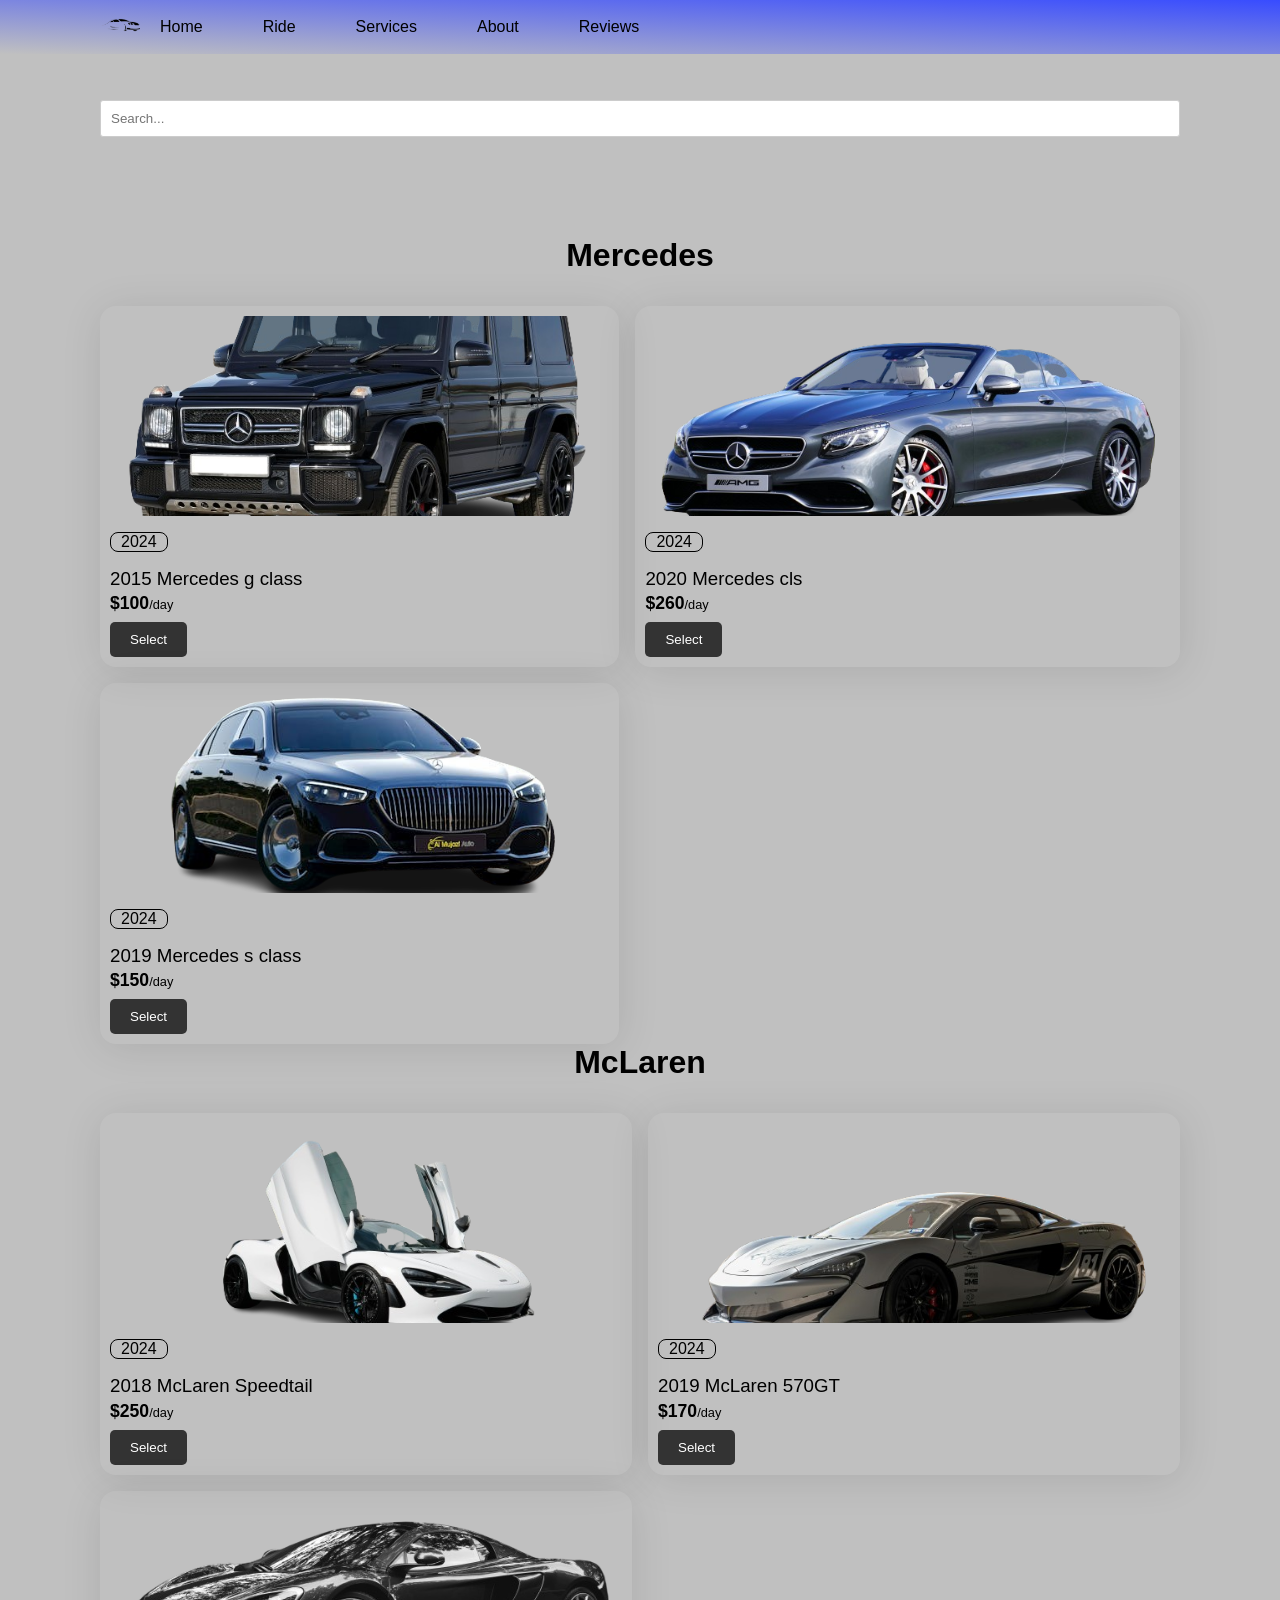
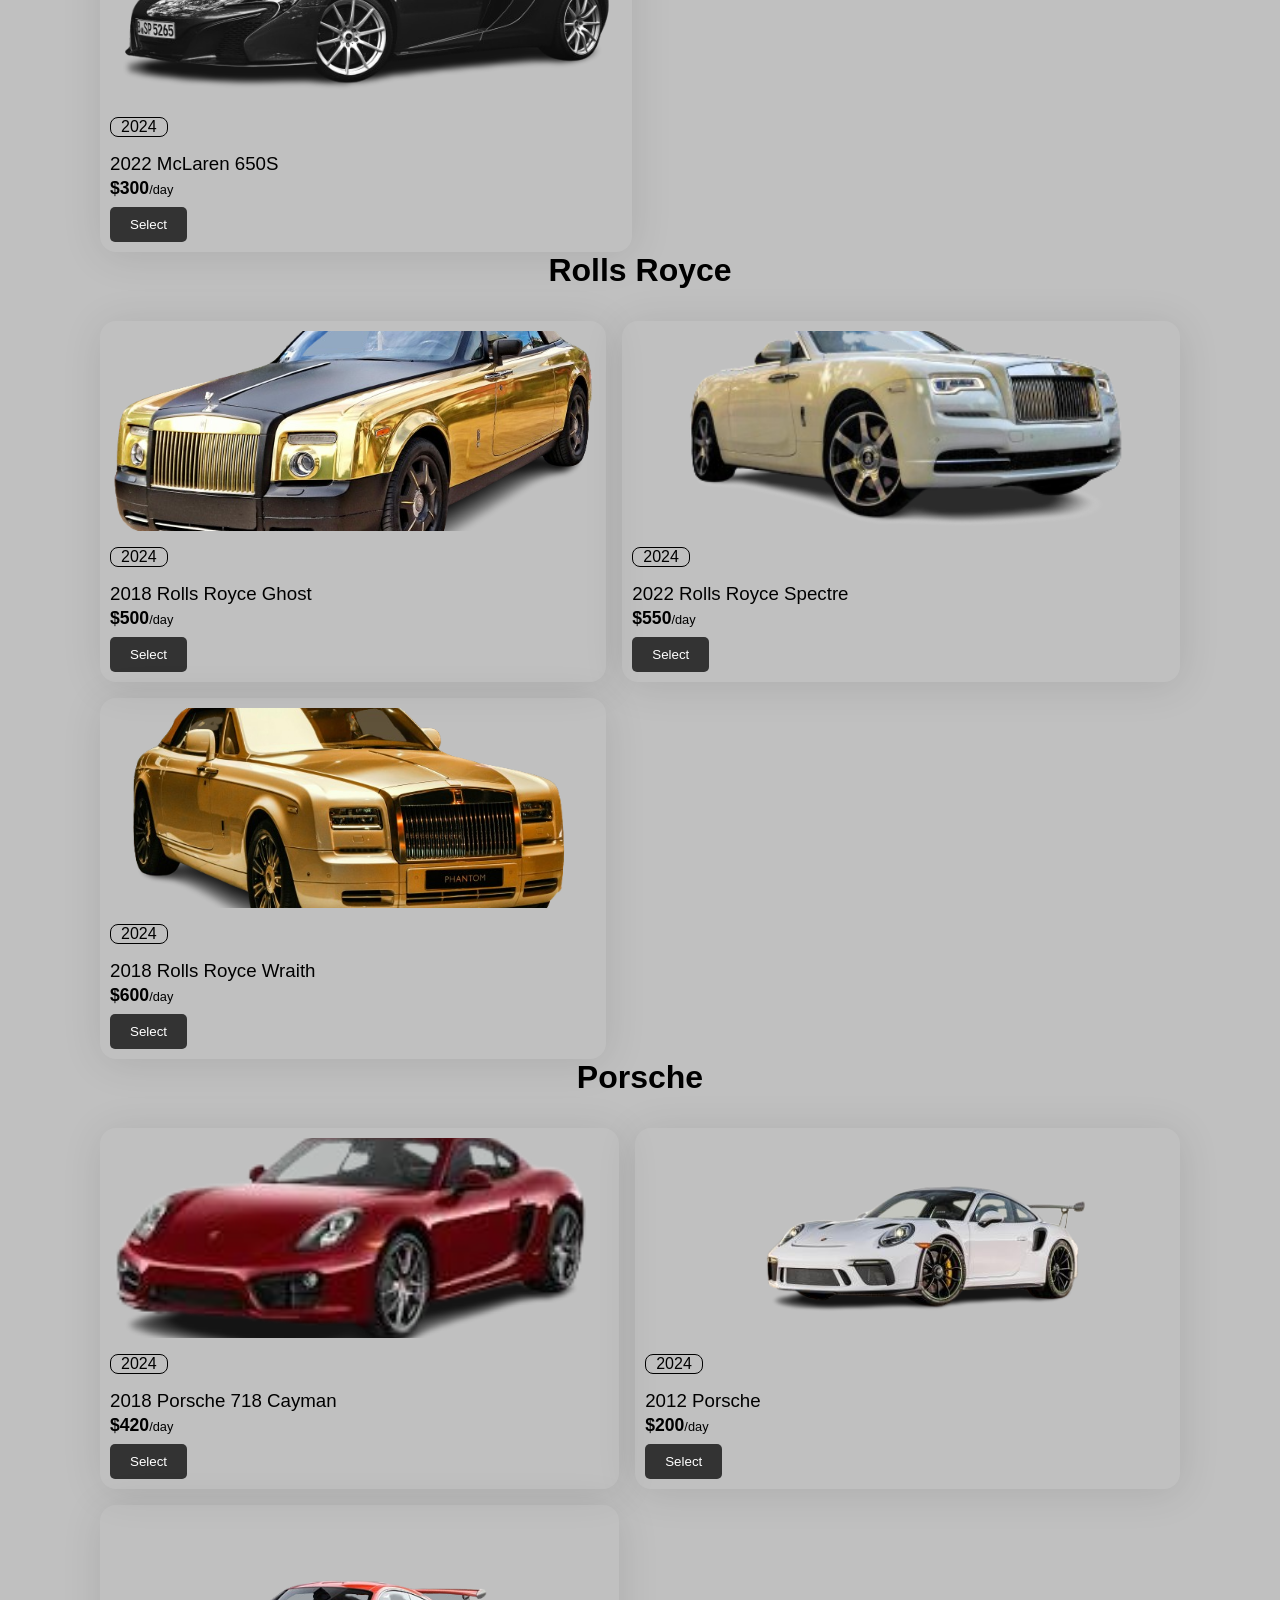
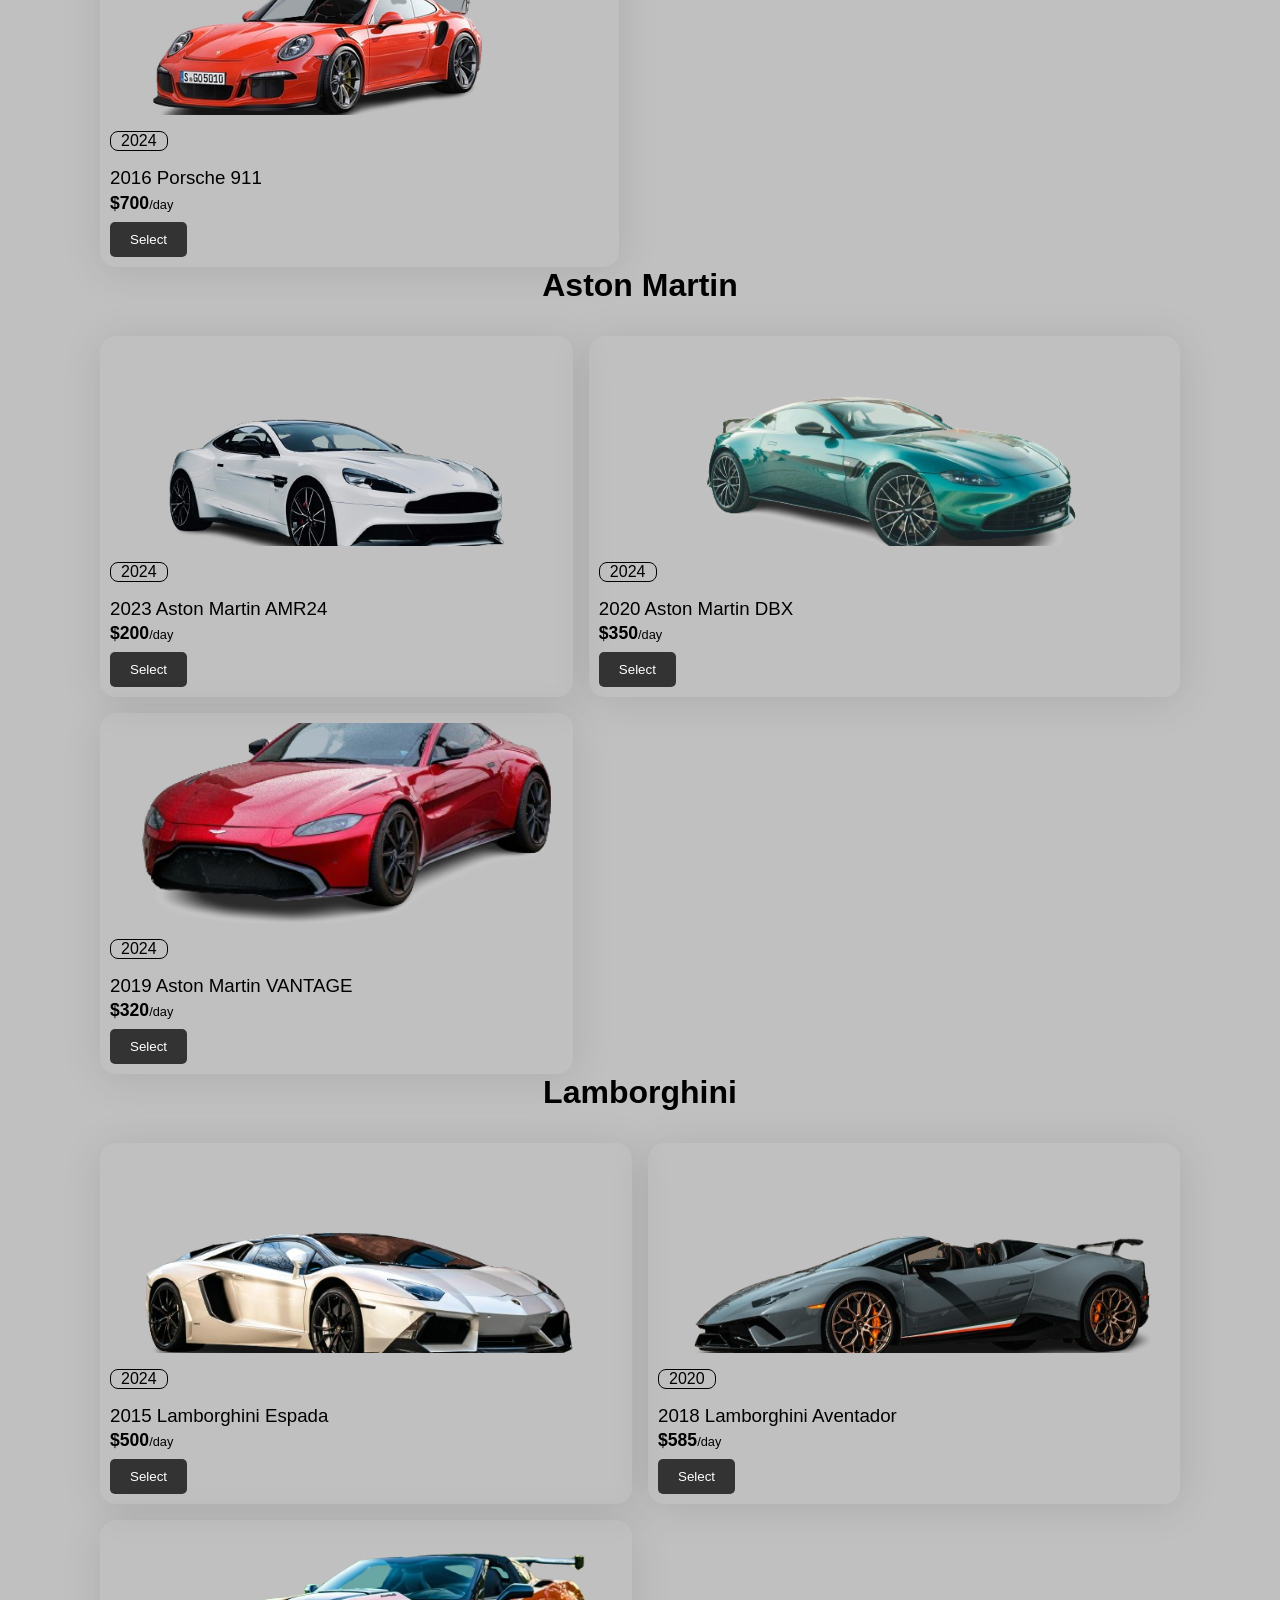
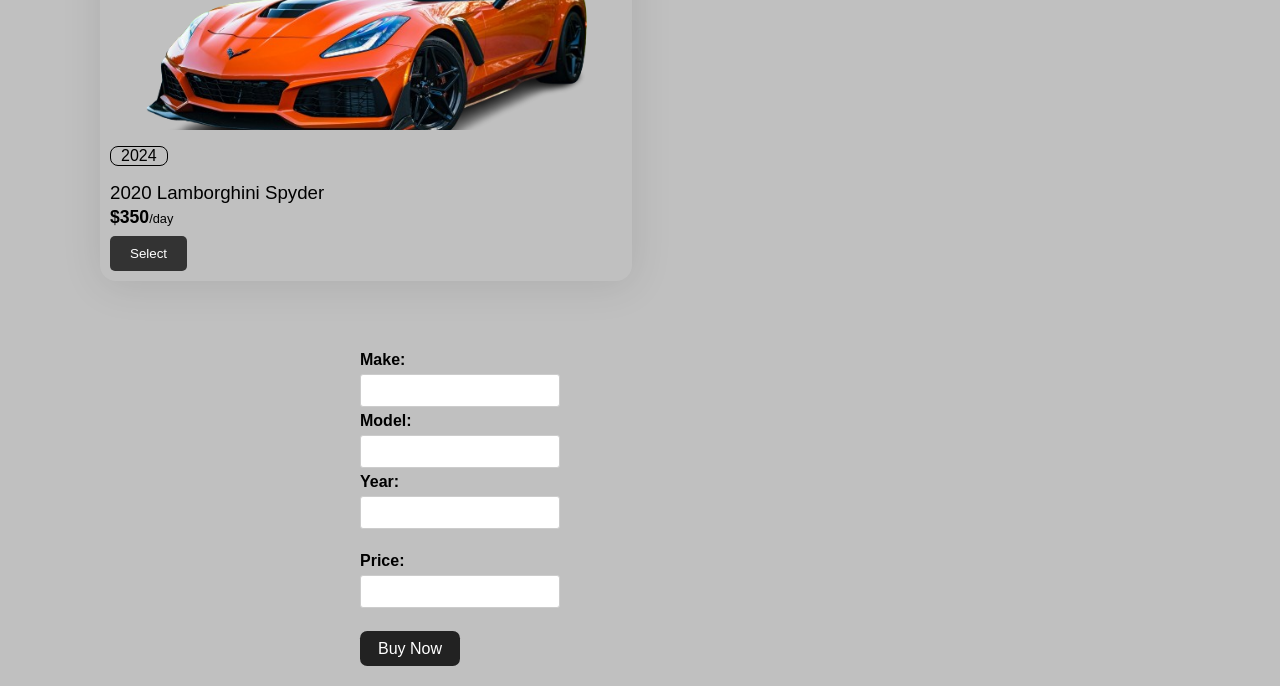
<file: cars.html>
<!DOCTYPE html>
<html lang="en">
<head>
      <meta charset="UTF-8">
      <meta name="viewport" content="width=device-width, initial-scale=1.0">
      <title>Cars</title>
      <link rel="stylesheet" href="carstyle.css">
</head>
<body>


      <header>
            <a href="indexSignedIn.html" class="logo"><img src="img/logo.png"height: 50px; width: 85px; ></a>
            <div class="bx bx-menu" id="menu-icon"></div>
            <ul class="navbar">
                  <li><a href="indexSignedIn.html">Home</a></li>
                  <li><a href="#ride">Ride</a></li>
                  <li><a href="#services">Services</a></li>
                  <li><a href="#reviews">About</a></li>
                  <li><a href="#reviews">Reviews</a></li>
                  <div id="profileDetails" style="display: none;">
                    <div class="inputs">
                        <button class="value">
                          <svg viewBox="0 0 16 16" xmlns="http://www.w3.org/2000/svg" data-name="Layer 2"><path fill="#7D8590" d="m1.5 13v1a.5.5 0 0 0 .3379.4731 18.9718 18.9718 0 0 0 6.1621 1.0269 18.9629 18.9629 0 0 0 6.1621-1.0269.5.5 0 0 0 .3379-.4731v-1a6.5083 6.5083 0 0 0 -4.461-6.1676 3.5 3.5 0 1 0 -4.078 0 6.5083 6.5083 0 0 0 -4.461 6.1676zm4-9a2.5 2.5 0 1 1 2.5 2.5 2.5026 2.5026 0 0 1 -2.5-2.5zm2.5 3.5a5.5066 5.5066 0 0 1 5.5 5.5v.6392a18.08 18.08 0 0 1 -11 0v-.6392a5.5066 5.5066 0 0 1 5.5-5.5z"></path></svg>
                          Public profile
                        </button>
                        <button class="value">
                          <svg id="Line" viewBox="0 0 32 32" xmlns="http://www.w3.org/2000/svg"><path fill="#7D8590" id="XMLID_1646_" d="m17.074 30h-2.148c-1.038 0-1.914-.811-1.994-1.846l-.125-1.635c-.687-.208-1.351-.484-1.985-.824l-1.246 1.067c-.788.677-1.98.631-2.715-.104l-1.52-1.52c-.734-.734-.78-1.927-.104-2.715l1.067-1.246c-.34-.635-.616-1.299-.824-1.985l-1.634-.125c-1.035-.079-1.846-.955-1.846-1.993v-2.148c0-1.038.811-1.914 1.846-1.994l1.635-.125c.208-.687.484-1.351.824-1.985l-1.068-1.247c-.676-.788-.631-1.98.104-2.715l1.52-1.52c.734-.734 1.927-.779 2.715-.104l1.246 1.067c.635-.34 1.299-.616 1.985-.824l.125-1.634c.08-1.034.956-1.845 1.994-1.845h2.148c1.038 0 1.914.811 1.994 1.846l.125 1.635c.687.208 1.351.484 1.985.824l1.246-1.067c.787-.676 1.98-.631 2.715.104l1.52 1.52c.734.734.78 1.927.104 2.715l-1.067 1.246c.34.635.616 1.299.824 1.985l1.634.125c1.035.079 1.846.955 1.846 1.993v2.148c0 1.038-.811 1.914-1.846 1.994l-1.635.125c-.208.687-.484 1.351-.824 1.985l1.067 1.246c.677.788.631 1.98-.104 2.715l-1.52 1.52c-.734.734-1.928.78-2.715.104l-1.246-1.067c-.635.34-1.299.616-1.985.824l-.125 1.634c-.079 1.035-.955 1.846-1.993 1.846zm-5.835-6.373c.848.53 1.768.912 2.734 1.135.426.099.739.462.772.898l.18 2.341 2.149-.001.18-2.34c.033-.437.347-.8.772-.898.967-.223 1.887-.604 2.734-1.135.371-.232.849-.197 1.181.089l1.784 1.529 1.52-1.52-1.529-1.784c-.285-.332-.321-.811-.089-1.181.53-.848.912-1.768 1.135-2.734.099-.426.462-.739.898-.772l2.341-.18h-.001v-2.148l-2.34-.18c-.437-.033-.8-.347-.898-.772-.223-.967-.604-1.887-1.135-2.734-.232-.37-.196-.849.089-1.181l1.529-1.784-1.52-1.52-1.784 1.529c-.332.286-.81.321-1.181.089-.848-.53-1.768-.912-2.734-1.135-.426-.099-.739-.462-.772-.898l-.18-2.341-2.148.001-.18 2.34c-.033.437-.347.8-.772.898-.967.223-1.887.604-2.734 1.135-.37.232-.849.197-1.181-.089l-1.785-1.529-1.52 1.52 1.529 1.784c.285.332.321.811.089 1.181-.53.848-.912 1.768-1.135 2.734-.099.426-.462.739-.898.772l-2.341.18.002 2.148 2.34.18c.437.033.8.347.898.772.223.967.604 1.887 1.135 2.734.232.37.196.849-.089 1.181l-1.529 1.784 1.52 1.52 1.784-1.529c.332-.287.813-.32 1.18-.089z"></path><path id="XMLID_1645_" fill="#7D8590" d="m16 23c-3.859 0-7-3.141-7-7s3.141-7 7-7 7 3.141 7 7-3.141 7-7 7zm0-12c-2.757 0-5 2.243-5 5s2.243 5 5 5 5-2.243 5-5-2.243-5-5-5z"></path></svg>
                          Account
                        </button>
                        <button class="value">
                          <svg viewBox="0 0 128 128" xmlns="http://www.w3.org/2000/svg"><path fill="#7D8590" d="m109.9 20.63a6.232 6.232 0 0 0 -8.588-.22l-57.463 51.843c-.012.011-.02.024-.031.035s-.023.017-.034.027l-4.721 4.722a1.749 1.749 0 0 0 0 2.475l.341.342-3.16 3.16a8 8 0 0 0 -1.424 1.967 11.382 11.382 0 0 0 -12.055 10.609c-.006.036-.011.074-.015.111a5.763 5.763 0 0 1 -4.928 5.41 1.75 1.75 0 0 0 -.844 3.14c4.844 3.619 9.4 4.915 13.338 4.915a17.14 17.14 0 0 0 11.738-4.545l.182-.167a11.354 11.354 0 0 0 3.348-8.081c0-.225-.02-.445-.032-.667a8.041 8.041 0 0 0 1.962-1.421l3.16-3.161.342.342a1.749 1.749 0 0 0 2.475 0l4.722-4.722c.011-.011.018-.025.029-.036s.023-.018.033-.029l51.844-57.46a6.236 6.236 0 0 0 -.219-8.589zm-70.1 81.311-.122.111c-.808.787-7.667 6.974-17.826 1.221a9.166 9.166 0 0 0 4.36-7.036 1.758 1.758 0 0 0 .036-.273 7.892 7.892 0 0 1 9.122-7.414c.017.005.031.014.048.019a1.717 1.717 0 0 0 .379.055 7.918 7.918 0 0 1 4 13.317zm5.239-10.131c-.093.093-.194.176-.293.26a11.459 11.459 0 0 0 -6.289-6.286c.084-.1.167-.2.261-.3l3.161-3.161 6.321 6.326zm7.214-4.057-9.479-9.479 2.247-2.247 9.479 9.479zm55.267-60.879-50.61 56.092-9.348-9.348 56.092-50.61a2.737 2.737 0 0 1 3.866 3.866z"></path></svg>
                          Appearance
                        </button>
                        <button class="value">
                          <svg id="svg8" viewBox="0 0 32 32" xmlns="http://www.w3.org/2000/svg"><g id="layer1" transform="translate(-33.022 -30.617)"><path fill="#7D8590" id="path26276" d="m49.021 31.617c-2.673 0-4.861 2.188-4.861 4.861 0 1.606.798 3.081 1.873 3.834h-7.896c-1.7 0-3.098 1.401-3.098 3.1s1.399 3.098 3.098 3.098h4.377l.223 2.641s-1.764 8.565-1.764 8.566c-.438 1.642.55 3.355 2.191 3.795s3.327-.494 3.799-2.191l2.059-5.189 2.059 5.189c.44 1.643 2.157 2.631 3.799 2.191s2.63-2.153 2.191-3.795l-1.764-8.566.223-2.641h4.377c1.699 0 3.098-1.399 3.098-3.098s-1.397-3.1-3.098-3.1h-7.928c1.102-.771 1.904-2.228 1.904-3.834 0-2.672-2.189-4.861-4.862-4.861zm0 2c1.592 0 2.861 1.27 2.861 2.861 0 1.169-.705 2.214-1.789 2.652-.501.203-.75.767-.563 1.273l.463 1.254c.145.393.519.654.938.654h8.975c.626 0 1.098.473 1.098 1.1s-.471 1.098-1.098 1.098h-5.297c-.52 0-.952.398-.996.916l-.311 3.701c-.008.096-.002.191.018.285 0 0 1.813 8.802 1.816 8.82.162.604-.173 1.186-.777 1.348s-1.184-.173-1.346-.777c-.01-.037-3.063-7.76-3.063-7.76-.334-.842-1.525-.842-1.859 0 0 0-3.052 7.723-3.063 7.76-.162.604-.741.939-1.346.777s-.939-.743-.777-1.348c.004-.019 1.816-8.82 1.816-8.82.02-.094.025-.189.018-.285l-.311-3.701c-.044-.518-.477-.916-.996-.916h-5.297c-.627 0-1.098-.471-1.098-1.098s.472-1.1 1.098-1.1h8.975c.419 0 .793-.262.938-.654l.463-1.254c.188-.507-.062-1.07-.563-1.273-1.084-.438-1.789-1.483-1.789-2.652.001-1.591 1.271-2.861 2.862-2.861z"></path></g></svg>
                          Accessibility
                        </button>
                        <button class="value">
                          <svg fill="none" viewBox="0 0 24 25" xmlns="http://www.w3.org/2000/svg"><path clip-rule="evenodd" d="m11.9572 4.31201c-3.35401 0-6.00906 2.59741-6.00906 5.67742v3.29037c0 .1986-.05916.3927-.16992.5576l-1.62529 2.4193-.01077.0157c-.18701.2673-.16653.5113-.07001.6868.10031.1825.31959.3528.67282.3528h14.52603c.2546 0 .5013-.1515.6391-.3968.1315-.2343.1117-.4475-.0118-.6093-.0065-.0085-.0129-.0171-.0191-.0258l-1.7269-2.4194c-.121-.1695-.186-.3726-.186-.5809v-3.29037c0-1.54561-.6851-3.023-1.7072-4.00431-1.1617-1.01594-2.6545-1.67311-4.3019-1.67311zm-8.00906 5.67742c0-4.27483 3.64294-7.67742 8.00906-7.67742 2.2055 0 4.1606.88547 5.6378 2.18455.01.00877.0198.01774.0294.02691 1.408 1.34136 2.3419 3.34131 2.3419 5.46596v2.97007l1.5325 2.1471c.6775.8999.6054 1.9859.1552 2.7877-.4464.795-1.3171 1.4177-2.383 1.4177h-14.52603c-2.16218 0-3.55087-2.302-2.24739-4.1777l1.45056-2.1593zm4.05187 11.32257c0-.5523.44772-1 1-1h5.99999c.5523 0 1 .4477 1 1s-.4477 1-1 1h-5.99999c-.55228 0-1-.4477-1-1z" fill="#7D8590" fill-rule="evenodd"></path></svg>
                          Notifications
                        </button>
                      </div>
                </div>
                
      
          <div class="form-container" id="signInForm" style="display: none;">
              <div class="logo-container">
                  Welcome Back!
              </div>
        
              <div class="social-buttons">
                  <button class="social-button facebook">
                      <svg viewBox="0 0 24 24" xmlns="http://www.w3.org/2000/svg">
                          <path d="M12.001 2C6.47813 2 2.00098 6.47715 2.00098 12C2.00098 16.9913 5.65783 21.1283 10.4385 21.8785V14.8906H7.89941V12H10.4385V9.79688C10.4385 7.29063 11.9314 5.90625 14.2156 5.90625C15.3097 5.90625 16.4541 6.10156 16.4541 6.10156V8.5625H15.1931C13.9509 8.5625 13.5635 9.33334 13.5635 10.1242V12H16.3369L15.8936 14.8906H13.5635V21.8785C18.3441 21.1283 22.001 16.9913 22.001 12C22.001 6.47715 17.5238 2 12.001 2Z"></path>
                      </svg>
                      <span>Sign in with Facebook</span>
                  </button>
                  <button class="social-button apple">
                      <svg viewBox="0 0 24 24" xmlns="http://www.w3.org/2000/svg">
                          <path d="M11.6734 7.2221C10.7974 7.2221 9.44138 6.2261 8.01338 6.2621C6.12938 6.2861 4.40138 7.3541 3.42938 9.0461C1.47338 12.4421 2.92538 17.4581 4.83338 20.2181C5.76938 21.5621 6.87338 23.0741 8.33738 23.0261C9.74138 22.9661 10.2694 22.1141 11.9734 22.1141C13.6654 22.1141 14.1454 23.0261 15.6334 22.9901C17.1454 22.9661 18.1054 21.6221 19.0294 20.2661C20.0974 18.7061 20.5414 17.1941 20.5654 17.1101C20.5294 17.0981 17.6254 15.9821 17.5894 12.6221C17.5654 9.8141 19.8814 8.4701 19.9894 8.4101C18.6694 6.4781 16.6414 6.2621 15.9334 6.2141C14.0854 6.0701 12.5374 7.2221 11.6734 7.2221ZM14.7934 4.3901C15.5734 3.4541 16.0894 2.1461 15.9454 0.850098C14.8294 0.898098 13.4854 1.5941 12.6814 2.5301C11.9614 3.3581 11.3374 4.6901 11.5054 5.9621C12.7414 6.0581 14.0134 5.3261 14.7934 4.3901Z"></path>
                      </svg>
                      <span>Sign in with Apple</span>
                  </button>
              </div>
        
              <div class="line"></div>
        
              <form class="form">
                  <div class="form-group">
                      <label for="email">Email</label>
                      <input required="" placeholder="Enter your email" name="email" id="email" type="text">
                  </div>
        
                  <div class="form-group">
                      <label for="password">Password</label>
                      <input required="" name="password" placeholder="Enter your password" id="password" type="password">
                  </div>
        
                  <button type="submit" class="form-submit-btn">Sign In</button>
              </form>
        
              <a class="forgot-password-link link" href="#">Forgot Password</a>
        
              <p class="signup-link">
                  Don't have an account?
                  <a class="signup-link link" href="#"> Sign up now</a>
              </p>
          </div>
  
           
       </header>
      





      <section id="book" class="book">
            <div class="input-container">
                <input type="text" id="car-search" class="input" placeholder="Search...">
          
                
            </div>
            <div id="selected-type"></div> <!-- Container for displaying selected car type -->
        </section>







      <section class = "services" id = "services">

            <div class="heading">
                  <h1>Mercedes</h1> 
            </div>

            <div class = "services-container" id="Mercedes">


                  <div class="box">
                        <div class = "box-img">
                              <img src="new imgs/gclass-removebg-preview.png">
                              <!-- style="height: 200px; width: 200px;"--> 
                        </div>
                        <p>2024</p>
                        <h3>2015 Mercedes g class</h3>
                        <h2>$100<span>/day</span></h2>
                       <a href="#InputForm"> <button onclick="displayCarInfo(0)">Select</button></a>
                  </div>
                  <div class="box">
                        <div class = "box-img">
                              <img src="new imgs/pexels-mikebirdy-193021-removebg-preview.png">
                              
                        </div>
                        <p>2024</p>
                        <h3>2020 Mercedes cls</h3>
                        <h2>$260<span>/day</span></h2>
                        <a href="#InputForm"> <button onclick="displayCarInfo(1)">Select</button></a>
                  </div>

                  <div class="box">
                        <div class = "box-img">
                              <img src="new imgs/free-photo-of-black-mercedes-s-class-removebg-preview.png">
                              <!-- style="height: 200px; width: 200px;"--> 
                        </div>
                        <p>2024</p>
                        <h3>2019 Mercedes s class </h3>
                        <h2>$150<span>/day</span></h2>
                         <a href="#InputForm"> <button onclick="displayCarInfo(2)">Select</button></a>
                  </div>



            </div>

          
           


            <div class="heading">
                  <h1>McLaren</h1> 
            </div>

            <div class = "services-container" id="McLaren">


                  <div class="box">
                        <div class = "box-img">
                              <img src="new imgs/mcla-removebg-preview.png">
                              <!-- style="height: 200px; width: 200px;"--> 
                        </div>
                        <p>2024</p>
                        <h3>2018 McLaren Speedtail</h3>
                        <h2>$250<span>/day</span></h2>
                        <a href="#InputForm"> <button onclick="displayCarInfo(3)">Select</button></a>
                  </div>
                  <div class="box">
                        <div class = "box-img">
                              <img src="new imgs/mclaren2.png">
                              <!-- style="height: 200px; width: 200px;"--> 
                        </div>
                        <p>2024</p>
                        <h3>2019 McLaren 570GT</h3>
                        <h2>$170<span>/day</span></h2>
                        <a href="#InputForm"> <button onclick="displayCarInfo(4)">Select</button></a>
                  </div>

                  <div class="box">
                        <div class = "box-img">
                              <img src="new imgs/mc4-removebg-preview.png">
                              <!-- style="height: 200px; width: 200px;"--> 
                        </div>
                        <p>2024</p>
                        <h3>2022 McLaren 650S</h3>
                        <h2>$300<span>/day</span></h2>
                        <a href="#InputForm"> <button onclick="displayCarInfo(5)">Select</button></a>
                  </div>



            </div>



            <div class="heading">
                  <h1>Rolls Royce</h1> 
            </div>

            <div class = "services-container" id="Rolls-Royce">


                  <div class="box">
                        <div class = "box-img">
                              <img src="new imgs/rr1-removebg-preview.png">
                              <!-- style="height: 200px; width: 200px;"--> 
                        </div>
                        <p>2024</p>
                        <h3>2018 Rolls Royce Ghost</h3>
                        <h2>$500<span>/day</span></h2>
                        <a href="#InputForm"> <button onclick="displayCarInfo(6)">Select</button></a>
                  </div>
                  <div class="box">
                        <div class = "box-img">
                              <img src="new imgs/rr2-removebg-preview.png">
                              <!-- style="height: 200px; width: 200px;"--> 
                        </div>
                        <p>2024</p>
                        <h3>2022 Rolls Royce Spectre </h3>
                        <h2>$550<span>/day</span></h2>
                        <a href="#InputForm"> <button onclick="displayCarInfo(7)">Select</button></a>
                  </div>

                  <div class="box">
                        <div class = "box-img">
                              <img src="new imgs/rr3-removebg-preview.png">
                              <!-- style="height: 200px; width: 200px;"--> 
                        </div>
                        <p>2024</p>
                        <h3>2018 Rolls Royce Wraith</h3>
                        <h2>$600<span>/day</span></h2>
                        <a href="#InputForm"> <button onclick="displayCarInfo(8)">Select</button></a>
                  </div>



            </div>


          


            <div class="heading">
                  <h1>Porsche</h1> 
            </div>

            <div class = "services-container" id="Porsche">


                  <div class="box">
                        <div class = "box-img">
                              <img src="new imgs/prrshe1-removebg-preview.png">
                              <!-- style="height: 200px; width: 200px;"--> 
                        </div>
                        <p>2024</p>
                        <h3>2018 Porsche 718 Cayman</h3>
                        <h2>$420<span>/day</span></h2>
                        <a href="#InputForm"> <button onclick="displayCarInfo(9)">Select</button></a>
                  </div>
                  <div class="box">
                        <div class = "box-img">
                              <img src="new imgs/ppp222-removebg-preview.png">
                              <!-- style="height: 200px; width: 200px;"--> 
                        </div>
                        <p>2024</p>
                        <h3>2012 Porsche</h3>
                        <h2>$200<span>/day</span></h2>
                        <a href="#InputForm"> <button onclick="displayCarInfo(10)">Select</button></a>
                  </div>

                  <div class="box">
                        <div class = "box-img">
                              <img src="new imgs/pppp33-removebg-preview.png">
                              <!-- style="height: 200px; width: 200px;"--> 
                        </div>
                        <p>2024</p>
                        <h3>2016 Porsche 911</h3>
                        <h2>$700<span>/day</span></h2>
                        <a href="#InputForm"> <button onclick="displayCarInfo(11)">Select</button></a>
                  </div>



            </div>

 
           

            <div class="heading">
                  <h1>Aston Martin</h1> 
            </div>

            <div class = "services-container" id="Aston Martin">


                  <div class="box">
                        <div class = "box-img">
                              <img src="new imgs/asss11-removebg-preview.png">
                              <!-- style="height: 200px; width: 200px;"--> 
                        </div>
                        <p>2024</p>
                        <h3>2023 Aston Martin AMR24</h3>
                        <h2>$200<span>/day</span></h2>
                        <a href="#InputForm"> <button onclick="displayCarInfo(12)">Select</button></a>
                  </div>
                  <div class="box">
                        <div class = "box-img">
                              <img src="new imgs/asss22-removebg-preview (1).png">
                              <!-- style="height: 200px; width: 200px;"--> 
                        </div>
                        <p>2024</p>
                        <h3>2020 Aston Martin DBX</h3>
                        <h2>$350<span>/day</span></h2>
                        <a href="#InputForm"> <button onclick="displayCarInfo(13)">Select</button></a>
                  </div>

                  <div class="box">
                        <div class = "box-img">
                              <img src="new imgs/as3-removebg-preview.png">
                              <!-- style="height: 200px; width: 200px;"--> 
                        </div>
                        <p>2024</p>
                        <h3>2019 Aston Martin VANTAGE</h3>
                        <h2>$320<span>/day</span></h2>
                        <a href="#InputForm"> <button onclick="displayCarInfo(14)">Select</button></a>
                  </div>



            </div>


         
            <div class="heading">
                  <h1>Lamborghini</h1> 
            </div>

            <div class = "services-container" id="lamborghini">


                  <div class="box">
                        <div class = "box-img">
                              <img src="new imgs/lambo1-removebg-preview.png">
                              <!-- style="height: 200px; width: 200px;"--> 
                        </div>
                        <p>2024</p>
                        <h3>2015 Lamborghini Espada</h3>
                        <h2>$500<span>/day</span></h2>
                        <a href="#InputForm"> <button onclick="displayCarInfo(15)">Select</button></a>
                  </div>
                  <div class="box">
                        <div class = "box-img">
                              <img src="new imgs/lambo2-removebg-preview.png">
                              <!-- style="height: 200px; width: 200px;"--> 
                        </div>
                        <p>2020</p>
                        <h3>2018 Lamborghini Aventador</h3>
                        <h2>$585<span>/day</span></h2>
                        <a href="#InputForm"> <button onclick="displayCarInfo(16)">Select</button></a>
                  </div>

                  <div class="box">
                        <div class = "box-img">
                              <img src="new imgs/lambo3-removebg-preview.png">
                              <!-- style="height: 200px; width: 200px;"--> 
                        </div>
                        <p>2024</p>
                        <h3>2020 Lamborghini Spyder</h3>
                        <h2>$350<span>/day</span></h2>
                        <a href="#InputForm"> <button onclick="displayCarInfo(17)">Select</button></a>
                  </div>



            </div>

      </section>

<section id="InputForm">
      <form>
            <label for="make">Make:</label><br>
            <input type="text" id="makeInput" name="make" readonly required><br>
            <label for="model">Model:</label><br>
            <input type="text" id="modelInput" name="model" readonly required><br>
            <label for="year">Year:</label><br>
            <input type="text" id="yearInput" name="year" readonly required><br><br>
            <label for="price">Price:</label><br>
            <input type="text" id="priceInput" name="price" readonly required><br><br>
          </form>
          <div data-tooltip="Price:$100" class="button">
            <div class="button-wrapper">
              <div class="text">Buy Now</div>
                <span class="icon">
                  <svg viewBox="0 0 16 16" class="bi bi-cart2" fill="currentColor" height="16" width="16" xmlns="http://www.w3.org/2000/svg">
              <path d="M0 2.5A.5.5 0 0 1 .5 2H2a.5.5 0 0 1 .485.379L2.89 4H14.5a.5.5 0 0 1 .485.621l-1.5 6A.5.5 0 0 1 13 11H4a.5.5 0 0 1-.485-.379L1.61 3H.5a.5.5 0 0 1-.5-.5zM3.14 5l1.25 5h8.22l1.25-5H3.14zM5 13a1 1 0 1 0 0 2 1 1 0 0 0 0-2zm-2 1a2 2 0 1 1 4 0 2 2 0 0 1-4 0zm9-1a1 1 0 1 0 0 2 1 1 0 0 0 0-2zm-2 1a2 2 0 1 1 4 0 2 2 0 0 1-4 0z"></path>
            </svg>
                </span>
              </div>
            </div>
            
            
      </section>

      
      <script>
            document.addEventListener('DOMContentLoaded', function() {
                const carSearchInput = document.getElementById('car-search');
                const selectedTypeContainer = document.getElementById('selected-type');
    
                carSearchInput.addEventListener('input', function() {
                    const inputValue = carSearchInput.value.trim();
                    selectedTypeContainer.textContent = inputValue; // Update the content of the selected type container
                    searchCars(); // Call the searchCars function when the input value changes
                });
            });
    
            function searchCars() {
                const carSearchInput = document.getElementById('car-search');
                const inputValue = carSearchInput.value.trim().toLowerCase();
                const allCarContainers = document.querySelectorAll('.services-container');
    
                allCarContainers.forEach(function(carContainer) {
                    const carTitle = carContainer.previousElementSibling.querySelector('h1');
                    if (carTitle.textContent.toLowerCase().includes(inputValue)) {
                        carContainer.style.display = 'grid';
                        carTitle.style.display = 'block';
                    } else {
                        carContainer.style.display = 'none';
                        carTitle.style.display = 'none';
                    }
                });
            }


      function displayCarInfo(index) {
      var cars = [
        { make: "Mercedes", model: "g class", year: 2015  , price: 100},
        { make: "Mercedes", model: "cls", year: 2020 , price: 260 },
        { make: "Mercedes", model: "s class", year: 2019 , price:250 },

        { make: "McLaren", model: "Speedtail", year: 2018 , price:250 },
        { make: "McLaren", model: "570GT", year: 2019 , price:170 },
        { make: "McLaren", model: "650S", year: 2022 , price:300 },

        { make: "Rolls Royce", model: "Ghost", year: 2018 , price:500 },
        { make: "Rolls Royce", model: "Spectre", year: 2022 , price:550 },
        { make: "Rolls Royce", model: "wraith", year: 2018, price:550 },

        { make: "Porsche", model: "718 Cayman", year: 2018 , price:420 },
        { make: "Porsche", model: "Porsche", year: 2012 , price:200 },
        { make: "Porsche", model: "911", year: 2016 , price:700 },

        { make: "Aston Martin", model: "AMR24", year: 2023 , price:200 },
        { make: "Aston Martin", model: "DBX", year: 2020 , price:350 },
        { make: "Aston Martin", model: "VANTAGE", year: 2019 , price:320 },

        { make: "Lamborghini", model: "Espada", year: 2015 , price:500 },
        { make: "Lamborghini", model: "Avantador", year: 2018 , price:585 },
        { make: "Lamborghini", model: "Spyder", year: 2020 , price:350 },
      ];

      document.getElementById("makeInput").value = cars[index].make;
      document.getElementById("modelInput").value = cars[index].model;
      document.getElementById("yearInput").value = cars[index].year;
      document.getElementById("priceInput").value = cars[index].price;

    }

    document.addEventListener('DOMContentLoaded', function() {
    const priceInput = document.getElementById('priceInput');
    const buyButton = document.querySelector('.button');

    // Function to update the tooltip text
    function updateTooltipText() {
        const price = priceInput.value.trim();
        buyButton.setAttribute('data-tooltip', `Price: $${price}`);
    }

    // Call the function initially to set the tooltip text based on the initial value
    updateTooltipText();

    // Listen for changes in the priceInput field and update the tooltip text accordingly
    priceInput.addEventListener('input', updateTooltipText);
});


    document.addEventListener('DOMContentLoaded', function() {
        const priceInput = document.getElementById('priceInput');
        const buyButton = document.querySelector('.button');

        // Function to update the tooltip text
        function updateTooltipText() {
            const price = priceInput.value.trim();
            buyButton.setAttribute('data-tooltip', `Price: $${price}`);
        }

        // Call the function initially to set the tooltip text based on the initial value
        updateTooltipText();

        // Listen for changes in the priceInput field and update the tooltip text accordingly
        priceInput.addEventListener('input', updateTooltipText);

        // Event listener for clicking the "Buy Now" button
        buyButton.addEventListener('click', function() {
            const currentPage = window.location.href;
            const isCarsPage = currentPage.includes('cars.html');

            if (isCarsPage) {
                // Redirect to sign.html if on the cars page
                window.location.href = 'sign.html';
            } else {
                // Perform other actions if not on the cars page
                alert('Redirecting...');
                // You can add additional logic or actions here
            }
        });
    });
    document.addEventListener('DOMContentLoaded', function() {
        const priceInput = document.getElementById('priceInput');
        const buyButton = document.querySelector('.button');

        // Function to update the tooltip text
        function updateTooltipText() {
            const price = priceInput.value.trim();
            buyButton.setAttribute('data-tooltip', `Price: $${price}`);
        }

        // Call the function initially to set the tooltip text based on the initial value
        updateTooltipText();

        // Listen for changes in the priceInput field and update the tooltip text accordingly
        priceInput.addEventListener('input', updateTooltipText);

        // Event listener for clicking the "Buy Now" button
        buyButton.addEventListener('click', function() {
            const currentPage = window.location.href;
            const isCarsPage = currentPage.includes('cars.html');
            const isCarsSignedInPage = currentPage.includes('carsSignedIn');

            if (isCarsPage) {
                // Redirect to sign.html if on the cars page
                window.location.href = 'sign.html';
            } else if (isCarsSignedInPage) {
                // Display the payment form within a modal for carsSignedIn page
                const modalContainer = document.createElement('div');
                modalContainer.className = 'modal';
                modalContainer.innerHTML = `
                <form class="form">
  <div class="payment--options">
    <button name="paypal" type="button">
      <svg xml:space="preserve" viewBox="0 0 124 33" height="33px" width="124px" y="0px" x="0px" id="Layer_1" version="1.1" xmlns:xlink="http://www.w3.org/1999/xlink" xmlns="http://www.w3.org/2000/svg">
<path d="M46.211,6.749h-6.839c-0.468,0-0.866,0.34-0.939,0.802l-2.766,17.537c-0.055,0.346,0.213,0.658,0.564,0.658  h3.265c0.468,0,0.866-0.34,0.939-0.803l0.746-4.73c0.072-0.463,0.471-0.803,0.938-0.803h2.165c4.505,0,7.105-2.18,7.784-6.5  c0.306-1.89,0.013-3.375-0.872-4.415C50.224,7.353,48.5,6.749,46.211,6.749z M47,13.154c-0.374,2.454-2.249,2.454-4.062,2.454  h-1.032l0.724-4.583c0.043-0.277,0.283-0.481,0.563-0.481h0.473c1.235,0,2.4,0,3.002,0.704C47.027,11.668,47.137,12.292,47,13.154z" fill="#253B80"></path>
<path d="M66.654,13.075h-3.275c-0.279,0-0.52,0.204-0.563,0.481l-0.145,0.916l-0.229-0.332  c-0.709-1.029-2.29-1.373-3.868-1.373c-3.619,0-6.71,2.741-7.312,6.586c-0.313,1.918,0.132,3.752,1.22,5.031  c0.998,1.176,2.426,1.666,4.125,1.666c2.916,0,4.533-1.875,4.533-1.875l-0.146,0.91c-0.055,0.348,0.213,0.66,0.562,0.66h2.95  c0.469,0,0.865-0.34,0.939-0.803l1.77-11.209C67.271,13.388,67.004,13.075,66.654,13.075z M62.089,19.449  c-0.316,1.871-1.801,3.127-3.695,3.127c-0.951,0-1.711-0.305-2.199-0.883c-0.484-0.574-0.668-1.391-0.514-2.301  c0.295-1.855,1.805-3.152,3.67-3.152c0.93,0,1.686,0.309,2.184,0.892C62.034,17.721,62.232,18.543,62.089,19.449z" fill="#253B80"></path>
<path d="M84.096,13.075h-3.291c-0.314,0-0.609,0.156-0.787,0.417l-4.539,6.686l-1.924-6.425  c-0.121-0.402-0.492-0.678-0.912-0.678h-3.234c-0.393,0-0.666,0.384-0.541,0.754l3.625,10.638l-3.408,4.811  c-0.268,0.379,0.002,0.9,0.465,0.9h3.287c0.312,0,0.604-0.152,0.781-0.408L84.564,13.97C84.826,13.592,84.557,13.075,84.096,13.075z" fill="#253B80"></path>
<path d="M94.992,6.749h-6.84c-0.467,0-0.865,0.34-0.938,0.802l-2.766,17.537c-0.055,0.346,0.213,0.658,0.562,0.658  h3.51c0.326,0,0.605-0.238,0.656-0.562l0.785-4.971c0.072-0.463,0.471-0.803,0.938-0.803h2.164c4.506,0,7.105-2.18,7.785-6.5  c0.307-1.89,0.012-3.375-0.873-4.415C99.004,7.353,97.281,6.749,94.992,6.749z M95.781,13.154c-0.373,2.454-2.248,2.454-4.062,2.454  h-1.031l0.725-4.583c0.043-0.277,0.281-0.481,0.562-0.481h0.473c1.234,0,2.4,0,3.002,0.704  C95.809,11.668,95.918,12.292,95.781,13.154z" fill="#179BD7"></path>
<path d="M115.434,13.075h-3.273c-0.281,0-0.52,0.204-0.562,0.481l-0.145,0.916l-0.23-0.332  c-0.709-1.029-2.289-1.373-3.867-1.373c-3.619,0-6.709,2.741-7.311,6.586c-0.312,1.918,0.131,3.752,1.219,5.031  c1,1.176,2.426,1.666,4.125,1.666c2.916,0,4.533-1.875,4.533-1.875l-0.146,0.91c-0.055,0.348,0.213,0.66,0.564,0.66h2.949  c0.467,0,0.865-0.34,0.938-0.803l1.771-11.209C116.053,13.388,115.785,13.075,115.434,13.075z M110.869,19.449  c-0.314,1.871-1.801,3.127-3.695,3.127c-0.949,0-1.711-0.305-2.199-0.883c-0.484-0.574-0.666-1.391-0.514-2.301  c0.297-1.855,1.805-3.152,3.67-3.152c0.93,0,1.686,0.309,2.184,0.892C110.816,17.721,111.014,18.543,110.869,19.449z" fill="#179BD7"></path>
<path d="M119.295,7.23l-2.807,17.858c-0.055,0.346,0.213,0.658,0.562,0.658h2.822c0.469,0,0.867-0.34,0.939-0.803  l2.768-17.536c0.055-0.346-0.213-0.659-0.562-0.659h-3.16C119.578,6.749,119.338,6.953,119.295,7.23z" fill="#179BD7"></path>
<path d="M7.266,29.154l0.523-3.322l-1.165-0.027H1.061L4.927,1.292C4.939,1.218,4.978,1.149,5.035,1.1  c0.057-0.049,0.13-0.076,0.206-0.076h9.38c3.114,0,5.263,0.648,6.385,1.927c0.526,0.6,0.861,1.227,1.023,1.917  c0.17,0.724,0.173,1.589,0.007,2.644l-0.012,0.077v0.676l0.526,0.298c0.443,0.235,0.795,0.504,1.065,0.812  c0.45,0.513,0.741,1.165,0.864,1.938c0.127,0.795,0.085,1.741-0.123,2.812c-0.24,1.232-0.628,2.305-1.152,3.183  c-0.482,0.809-1.096,1.48-1.825,2c-0.696,0.494-1.523,0.869-2.458,1.109c-0.906,0.236-1.939,0.355-3.072,0.355h-0.73  c-0.522,0-1.029,0.188-1.427,0.525c-0.399,0.344-0.663,0.814-0.744,1.328l-0.055,0.299l-0.924,5.855l-0.042,0.215  c-0.011,0.068-0.03,0.102-0.058,0.125c-0.025,0.021-0.061,0.035-0.096,0.035H7.266z" fill="#253B80"></path>
<path d="M23.048,7.667L23.048,7.667L23.048,7.667c-0.028,0.179-0.06,0.362-0.096,0.55  c-1.237,6.351-5.469,8.545-10.874,8.545H9.326c-0.661,0-1.218,0.48-1.321,1.132l0,0l0,0L6.596,26.83l-0.399,2.533  c-0.067,0.428,0.263,0.814,0.695,0.814h4.881c0.578,0,1.069-0.42,1.16-0.99l0.048-0.248l0.919-5.832l0.059-0.32  c0.09-0.572,0.582-0.992,1.16-0.992h0.73c4.729,0,8.431-1.92,9.513-7.476c0.452-2.321,0.218-4.259-0.978-5.622  C24.022,8.286,23.573,7.945,23.048,7.667z" fill="#179BD7"></path>
<path d="M21.754,7.151c-0.189-0.055-0.384-0.105-0.584-0.15c-0.201-0.044-0.407-0.083-0.619-0.117  c-0.742-0.12-1.555-0.177-2.426-0.177h-7.352c-0.181,0-0.353,0.041-0.507,0.115C9.927,6.985,9.675,7.306,9.614,7.699L8.05,17.605  l-0.045,0.289c0.103-0.652,0.66-1.132,1.321-1.132h2.752c5.405,0,9.637-2.195,10.874-8.545c0.037-0.188,0.068-0.371,0.096-0.55  c-0.313-0.166-0.652-0.308-1.017-0.429C21.941,7.208,21.848,7.179,21.754,7.151z" fill="#222D65"></path>
<path d="M9.614,7.699c0.061-0.393,0.313-0.714,0.652-0.876c0.155-0.074,0.326-0.115,0.507-0.115h7.352  c0.871,0,1.684,0.057,2.426,0.177c0.212,0.034,0.418,0.073,0.619,0.117c0.2,0.045,0.395,0.095,0.584,0.15  c0.094,0.028,0.187,0.057,0.278,0.086c0.365,0.121,0.704,0.264,1.017,0.429c0.368-2.347-0.003-3.945-1.272-5.392  C20.378,0.682,17.853,0,14.622,0h-9.38c-0.66,0-1.223,0.48-1.325,1.133L0.01,25.898c-0.077,0.49,0.301,0.932,0.795,0.932h5.791  l1.454-9.225L9.614,7.699z" fill="#253B80"></path>
      </svg>
    </button>
    <button name="apple-pay" type="button">
      <svg xml:space="preserve" viewBox="0 0 512 210.2" y="0px" x="0px" id="Layer_1" version="1.1" xmlns:xlink="http://www.w3.org/1999/xlink" xmlns="http://www.w3.org/2000/svg">
<path d="M93.6,27.1C87.6,34.2,78,39.8,68.4,39c-1.2-9.6,3.5-19.8,9-26.1c6-7.3,16.5-12.5,25-12.9  C103.4,10,99.5,19.8,93.6,27.1 M102.3,40.9c-13.9-0.8-25.8,7.9-32.4,7.9c-6.7,0-16.8-7.5-27.8-7.3c-14.3,0.2-27.6,8.3-34.9,21.2  c-15,25.8-3.9,64,10.6,85c7.1,10.4,15.6,21.8,26.8,21.4c10.6-0.4,14.8-6.9,27.6-6.9c12.9,0,16.6,6.9,27.8,6.7  c11.6-0.2,18.9-10.4,26-20.8c8.1-11.8,11.4-23.3,11.6-23.9c-0.2-0.2-22.4-8.7-22.6-34.3c-0.2-21.4,17.5-31.6,18.3-32.2  C123.3,42.9,107.7,41.3,102.3,40.9 M182.6,11.9v155.9h24.2v-53.3h33.5c30.6,0,52.1-21,52.1-51.4c0-30.4-21.1-51.2-51.3-51.2H182.6z   M206.8,32.3h27.9c21,0,33,11.2,33,30.9c0,19.7-12,31-33.1,31h-27.8V32.3z M336.6,169c15.2,0,29.3-7.7,35.7-19.9h0.5v18.7h22.4V90.2  c0-22.5-18-37-45.7-37c-25.7,0-44.7,14.7-45.4,34.9h21.8c1.8-9.6,10.7-15.9,22.9-15.9c14.8,0,23.1,6.9,23.1,19.6v8.6l-30.2,1.8  c-28.1,1.7-43.3,13.2-43.3,33.2C298.4,155.6,314.1,169,336.6,169z M343.1,150.5c-12.9,0-21.1-6.2-21.1-15.7c0-9.8,7.9-15.5,23-16.4  l26.9-1.7v8.8C371.9,140.1,359.5,150.5,343.1,150.5z M425.1,210.2c23.6,0,34.7-9,44.4-36.3L512,54.7h-24.6l-28.5,92.1h-0.5  l-28.5-92.1h-25.3l41,113.5l-2.2,6.9c-3.7,11.7-9.7,16.2-20.4,16.2c-1.9,0-5.6-0.2-7.1-0.4v18.7C417.3,210,423.3,210.2,425.1,210.2z" id="XMLID_34_"></path>
<g>
</g>
<g>
</g>
<g>
</g>
<g>
</g>
<g>
</g>
<g>
</g>
      </svg>
    </button>
    <button name="google-pay" type="button">
 <svg fill="none" viewBox="0 0 80 39" height="39" width="80" xmlns="http://www.w3.org/2000/svg">
<g clip-path="url(#clip0_134_34)">
<path fill="#5F6368" d="M37.8 19.7V29H34.8V6H42.6C44.5 6 46.3001 6.7 47.7001 8C49.1001 9.2 49.8 11 49.8 12.9C49.8 14.8 49.1001 16.5 47.7001 17.8C46.3001 19.1 44.6 19.8 42.6 19.8L37.8 19.7ZM37.8 8.8V16.8H42.8C43.9 16.8 45.0001 16.4 45.7001 15.6C47.3001 14.1 47.3 11.6 45.8 10.1L45.7001 10C44.9001 9.2 43.9 8.7 42.8 8.8H37.8Z"></path>
<path fill="#5F6368" d="M56.7001 12.8C58.9001 12.8 60.6001 13.4 61.9001 14.6C63.2001 15.8 63.8 17.4 63.8 19.4V29H61V26.8H60.9001C59.7001 28.6 58 29.5 56 29.5C54.3 29.5 52.8 29 51.6 28C50.5 27 49.8 25.6 49.8 24.1C49.8 22.5 50.4 21.2 51.6 20.2C52.8 19.2 54.5 18.8 56.5 18.8C58.3 18.8 59.7 19.1 60.8 19.8V19.1C60.8 18.1 60.4 17.1 59.6 16.5C58.8 15.8 57.8001 15.4 56.7001 15.4C55.0001 15.4 53.7 16.1 52.8 17.5L50.2001 15.9C51.8001 13.8 53.9001 12.8 56.7001 12.8ZM52.9001 24.2C52.9001 25 53.3001 25.7 53.9001 26.1C54.6001 26.6 55.4001 26.9 56.2001 26.9C57.4001 26.9 58.6 26.4 59.5 25.5C60.5 24.6 61 23.5 61 22.3C60.1 21.6 58.8 21.2 57.1 21.2C55.9 21.2 54.9 21.5 54.1 22.1C53.3 22.6 52.9001 23.3 52.9001 24.2Z"></path>
<path fill="#5F6368" d="M80 13.3L70.1 36H67.1L70.8 28.1L64.3 13.4H67.5L72.2 24.7H72.3L76.9 13.4H80V13.3Z"></path>
<path fill="#4285F4" d="M25.9 17.7C25.9 16.8 25.8 15.9 25.7 15H13.2V20.1H20.3C20 21.7 19.1 23.2 17.7 24.1V27.4H22C24.5 25.1 25.9 21.7 25.9 17.7Z"></path>
<path fill="#34A853" d="M13.1999 30.5999C16.7999 30.5999 19.7999 29.3999 21.9999 27.3999L17.6999 24.0999C16.4999 24.8999 14.9999 25.3999 13.1999 25.3999C9.7999 25.3999 6.7999 23.0999 5.7999 19.8999H1.3999V23.2999C3.6999 27.7999 8.1999 30.5999 13.1999 30.5999Z"></path>
<path fill="#FBBC04" d="M5.8001 19.8999C5.2001 18.2999 5.2001 16.4999 5.8001 14.7999V11.3999H1.4001C-0.499902 15.0999 -0.499902 19.4999 1.4001 23.2999L5.8001 19.8999Z"></path>
<path fill="#EA4335" d="M13.2 9.39996C15.1 9.39996 16.9 10.1 18.3 11.4L22.1 7.59996C19.7 5.39996 16.5 4.09996 13.3 4.19996C8.3 4.19996 3.7 6.99996 1.5 11.5L5.9 14.9C6.8 11.7 9.8 9.39996 13.2 9.39996Z"></path>
</g>
<defs>
<clipPath id="clip0_134_34">
<rect fill="white" height="38.1" width="80"></rect>
</clipPath>
</defs>
</svg>
    </button>
  </div>
  <div class="separator">
    <hr class="line">
    <p>or pay using credit card</p>
    <hr class="line">
  </div>
  <div class="credit-card-info--form">
    <div class="input_container">
      <label for="password_field" class="input_label">Card holder full name</label>
      <input id="password_field" class="input_field" type="text" name="input-name" title="Inpit title" placeholder="Enter your full name" required>
    </div>
    <div class="input_container">
      <label for="password_field" class="input_label">Card Number</label>
      <input id="password_field" class="input_field" type="number" name="input-name" title="Inpit title" placeholder="0000 0000 0000 0000" pattern="[0-9]{16}" required>
    </div>
    <div class="input_container">
      <label for="password_field" class="input_label">Expiry Date / CVV</label>
      <div class="split">
      <input id="password_field" class="input_field" type="text" name="input-name" title="Expiry Date" placeholder="MM/YY" pattern="(0[1-9]|1[0-2])\/[0-9]{2}" required>
      <input id="password_field" class="input_field" type="number" name="cvv" title="CVV" placeholder="CVV" pattern="[0-9]{3,4}" required>
    </div>
    </div>
  </div>
  <button class="purchase--btn" onclick="alert('Transaction successfully made')">Checkout</button>

</form>
</div>
                `;
                document.body.appendChild(modalContainer);
            } else {
                // Perform other actions if not on the cars page or carsSignedIn page
                alert('Redirecting...');
                // You can add additional logic or actions here
            }
        });
    });


        </script>
        
        
    
        <script src="js.js"></script>

            
</body>
</html>
</file>
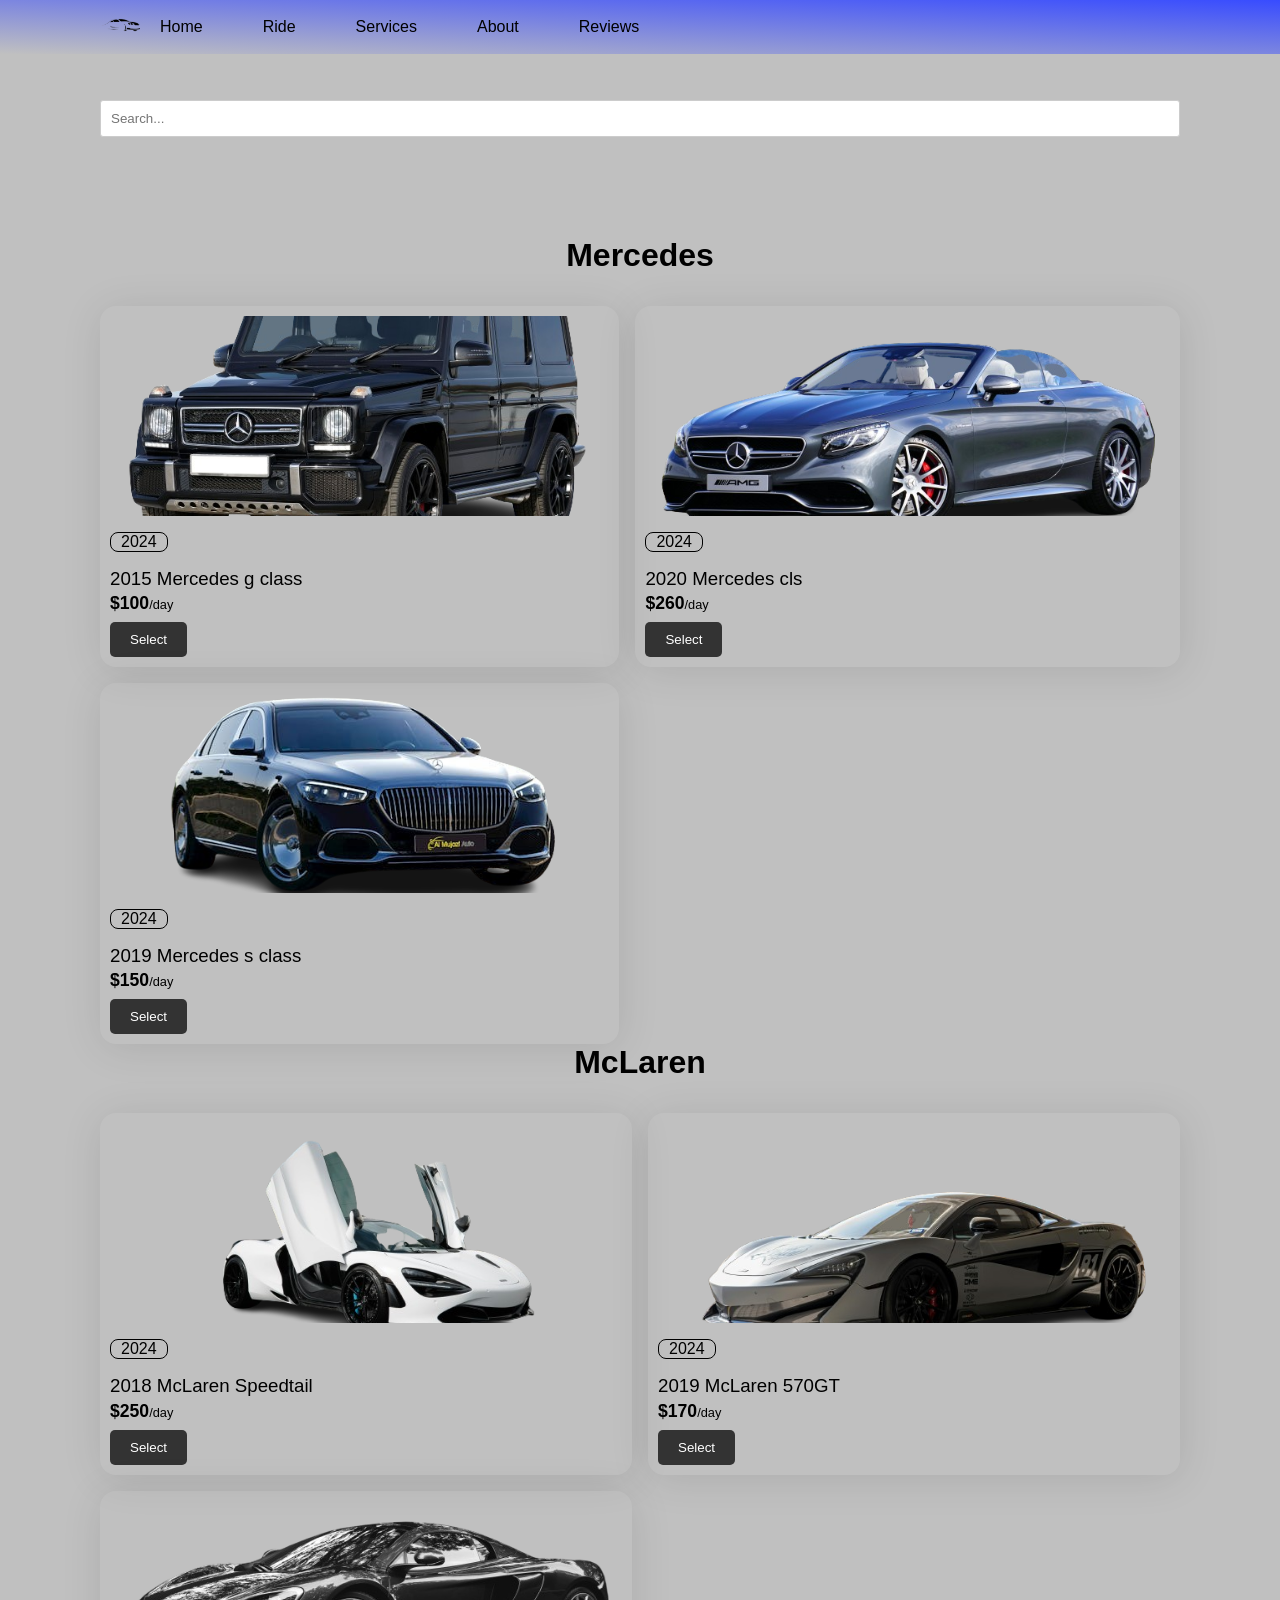
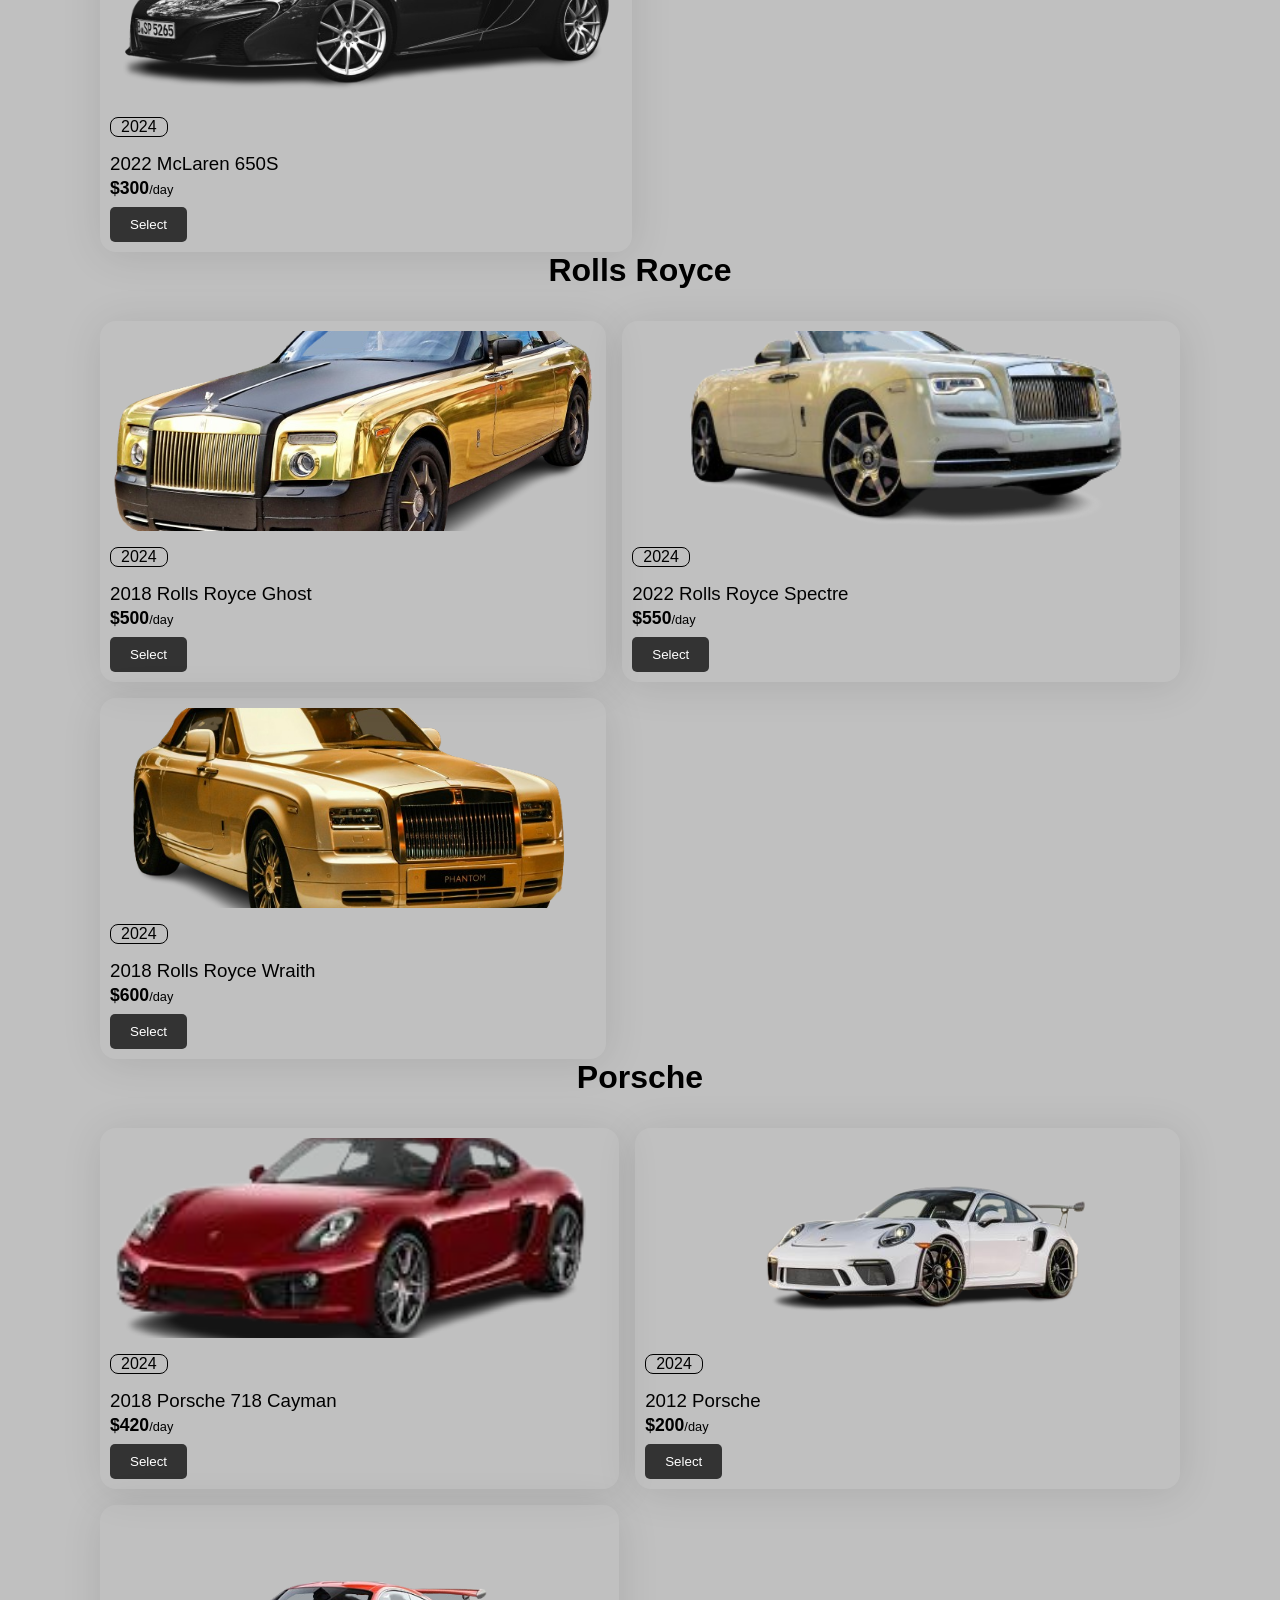
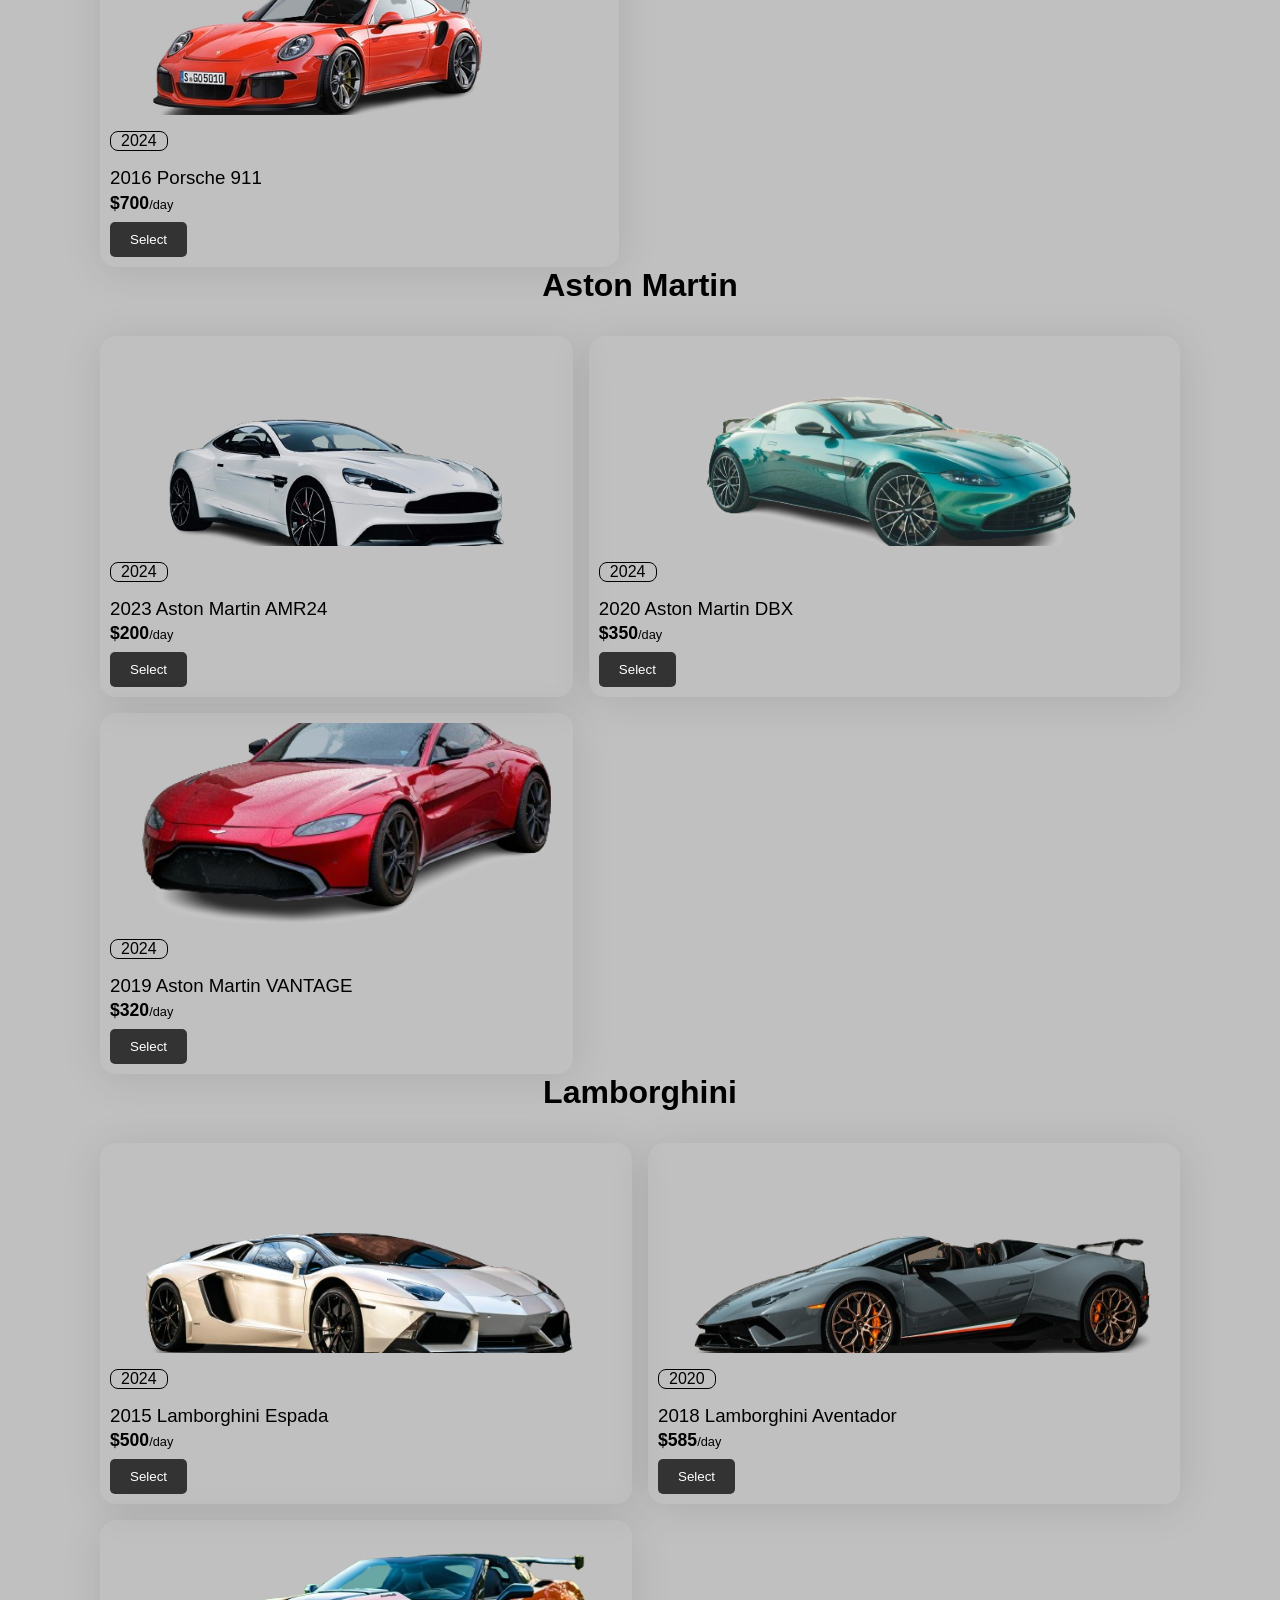
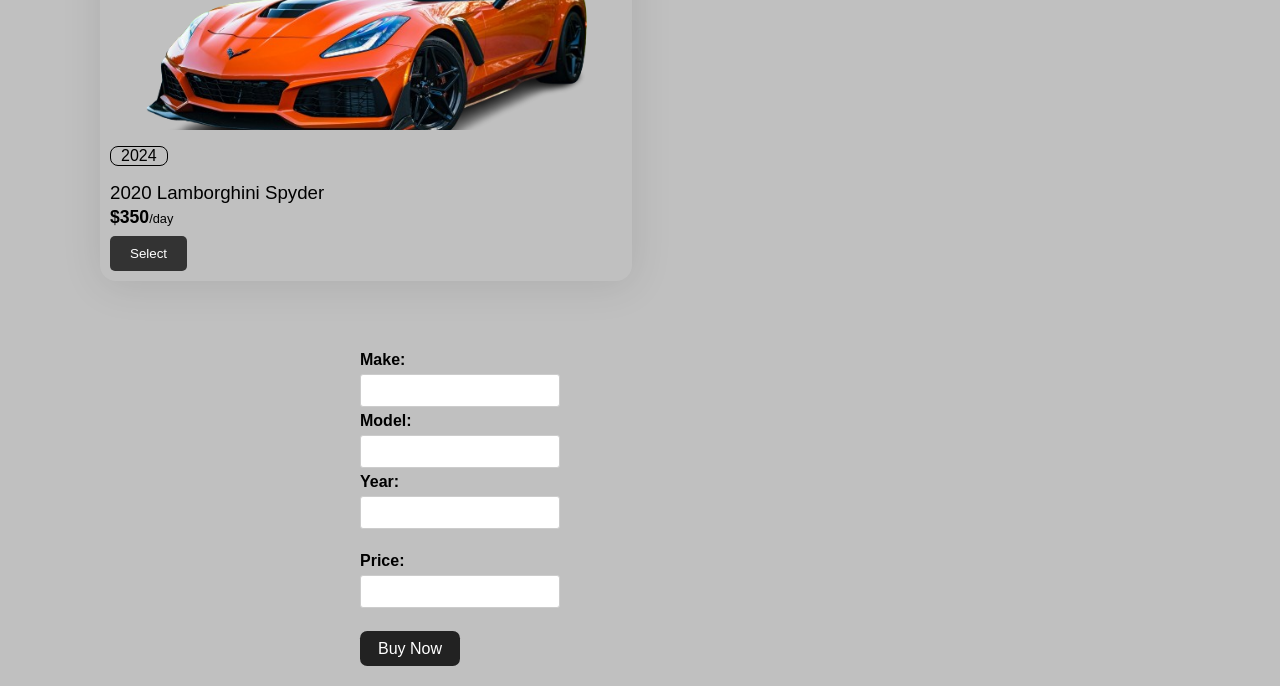
<file: carsSignedIn.html>
<!DOCTYPE html>
<html lang="en">
<head>
      <meta charset="UTF-8">
      <meta name="viewport" content="width=device-width, initial-scale=1.0">
      <title>Cars</title>
      <link rel="stylesheet" href="carstyle.css">
</head>
<body>


      <header>
            <a href="indexSignedIn.html" class="logo"><img src="img/logo.png"height: 50px; width: 85px; ></a>
            <div class="bx bx-menu" id="menu-icon"></div>
            <ul class="navbar">
                  <li><a href="indexSignedIn.html">Home</a></li>
                  <li><a href="#ride">Ride</a></li>
                  <li><a href="#services">Services</a></li>
                  <li><a href="#reviews">About</a></li>
                  <li><a href="#reviews">Reviews</a></li>
                  <div id="profileDetails" style="display: none;">
                    <div class="inputs">
                        <button class="value">
                          <svg viewBox="0 0 16 16" xmlns="http://www.w3.org/2000/svg" data-name="Layer 2"><path fill="#7D8590" d="m1.5 13v1a.5.5 0 0 0 .3379.4731 18.9718 18.9718 0 0 0 6.1621 1.0269 18.9629 18.9629 0 0 0 6.1621-1.0269.5.5 0 0 0 .3379-.4731v-1a6.5083 6.5083 0 0 0 -4.461-6.1676 3.5 3.5 0 1 0 -4.078 0 6.5083 6.5083 0 0 0 -4.461 6.1676zm4-9a2.5 2.5 0 1 1 2.5 2.5 2.5026 2.5026 0 0 1 -2.5-2.5zm2.5 3.5a5.5066 5.5066 0 0 1 5.5 5.5v.6392a18.08 18.08 0 0 1 -11 0v-.6392a5.5066 5.5066 0 0 1 5.5-5.5z"></path></svg>
                          Public profile
                        </button>
                        <button class="value">
                          <svg id="Line" viewBox="0 0 32 32" xmlns="http://www.w3.org/2000/svg"><path fill="#7D8590" id="XMLID_1646_" d="m17.074 30h-2.148c-1.038 0-1.914-.811-1.994-1.846l-.125-1.635c-.687-.208-1.351-.484-1.985-.824l-1.246 1.067c-.788.677-1.98.631-2.715-.104l-1.52-1.52c-.734-.734-.78-1.927-.104-2.715l1.067-1.246c-.34-.635-.616-1.299-.824-1.985l-1.634-.125c-1.035-.079-1.846-.955-1.846-1.993v-2.148c0-1.038.811-1.914 1.846-1.994l1.635-.125c.208-.687.484-1.351.824-1.985l-1.068-1.247c-.676-.788-.631-1.98.104-2.715l1.52-1.52c.734-.734 1.927-.779 2.715-.104l1.246 1.067c.635-.34 1.299-.616 1.985-.824l.125-1.634c.08-1.034.956-1.845 1.994-1.845h2.148c1.038 0 1.914.811 1.994 1.846l.125 1.635c.687.208 1.351.484 1.985.824l1.246-1.067c.787-.676 1.98-.631 2.715.104l1.52 1.52c.734.734.78 1.927.104 2.715l-1.067 1.246c.34.635.616 1.299.824 1.985l1.634.125c1.035.079 1.846.955 1.846 1.993v2.148c0 1.038-.811 1.914-1.846 1.994l-1.635.125c-.208.687-.484 1.351-.824 1.985l1.067 1.246c.677.788.631 1.98-.104 2.715l-1.52 1.52c-.734.734-1.928.78-2.715.104l-1.246-1.067c-.635.34-1.299.616-1.985.824l-.125 1.634c-.079 1.035-.955 1.846-1.993 1.846zm-5.835-6.373c.848.53 1.768.912 2.734 1.135.426.099.739.462.772.898l.18 2.341 2.149-.001.18-2.34c.033-.437.347-.8.772-.898.967-.223 1.887-.604 2.734-1.135.371-.232.849-.197 1.181.089l1.784 1.529 1.52-1.52-1.529-1.784c-.285-.332-.321-.811-.089-1.181.53-.848.912-1.768 1.135-2.734.099-.426.462-.739.898-.772l2.341-.18h-.001v-2.148l-2.34-.18c-.437-.033-.8-.347-.898-.772-.223-.967-.604-1.887-1.135-2.734-.232-.37-.196-.849.089-1.181l1.529-1.784-1.52-1.52-1.784 1.529c-.332.286-.81.321-1.181.089-.848-.53-1.768-.912-2.734-1.135-.426-.099-.739-.462-.772-.898l-.18-2.341-2.148.001-.18 2.34c-.033.437-.347.8-.772.898-.967.223-1.887.604-2.734 1.135-.37.232-.849.197-1.181-.089l-1.785-1.529-1.52 1.52 1.529 1.784c.285.332.321.811.089 1.181-.53.848-.912 1.768-1.135 2.734-.099.426-.462.739-.898.772l-2.341.18.002 2.148 2.34.18c.437.033.8.347.898.772.223.967.604 1.887 1.135 2.734.232.37.196.849-.089 1.181l-1.529 1.784 1.52 1.52 1.784-1.529c.332-.287.813-.32 1.18-.089z"></path><path id="XMLID_1645_" fill="#7D8590" d="m16 23c-3.859 0-7-3.141-7-7s3.141-7 7-7 7 3.141 7 7-3.141 7-7 7zm0-12c-2.757 0-5 2.243-5 5s2.243 5 5 5 5-2.243 5-5-2.243-5-5-5z"></path></svg>
                          Account
                        </button>
                        <button class="value">
                          <svg viewBox="0 0 128 128" xmlns="http://www.w3.org/2000/svg"><path fill="#7D8590" d="m109.9 20.63a6.232 6.232 0 0 0 -8.588-.22l-57.463 51.843c-.012.011-.02.024-.031.035s-.023.017-.034.027l-4.721 4.722a1.749 1.749 0 0 0 0 2.475l.341.342-3.16 3.16a8 8 0 0 0 -1.424 1.967 11.382 11.382 0 0 0 -12.055 10.609c-.006.036-.011.074-.015.111a5.763 5.763 0 0 1 -4.928 5.41 1.75 1.75 0 0 0 -.844 3.14c4.844 3.619 9.4 4.915 13.338 4.915a17.14 17.14 0 0 0 11.738-4.545l.182-.167a11.354 11.354 0 0 0 3.348-8.081c0-.225-.02-.445-.032-.667a8.041 8.041 0 0 0 1.962-1.421l3.16-3.161.342.342a1.749 1.749 0 0 0 2.475 0l4.722-4.722c.011-.011.018-.025.029-.036s.023-.018.033-.029l51.844-57.46a6.236 6.236 0 0 0 -.219-8.589zm-70.1 81.311-.122.111c-.808.787-7.667 6.974-17.826 1.221a9.166 9.166 0 0 0 4.36-7.036 1.758 1.758 0 0 0 .036-.273 7.892 7.892 0 0 1 9.122-7.414c.017.005.031.014.048.019a1.717 1.717 0 0 0 .379.055 7.918 7.918 0 0 1 4 13.317zm5.239-10.131c-.093.093-.194.176-.293.26a11.459 11.459 0 0 0 -6.289-6.286c.084-.1.167-.2.261-.3l3.161-3.161 6.321 6.326zm7.214-4.057-9.479-9.479 2.247-2.247 9.479 9.479zm55.267-60.879-50.61 56.092-9.348-9.348 56.092-50.61a2.737 2.737 0 0 1 3.866 3.866z"></path></svg>
                          Appearance
                        </button>
                        <button class="value">
                          <svg id="svg8" viewBox="0 0 32 32" xmlns="http://www.w3.org/2000/svg"><g id="layer1" transform="translate(-33.022 -30.617)"><path fill="#7D8590" id="path26276" d="m49.021 31.617c-2.673 0-4.861 2.188-4.861 4.861 0 1.606.798 3.081 1.873 3.834h-7.896c-1.7 0-3.098 1.401-3.098 3.1s1.399 3.098 3.098 3.098h4.377l.223 2.641s-1.764 8.565-1.764 8.566c-.438 1.642.55 3.355 2.191 3.795s3.327-.494 3.799-2.191l2.059-5.189 2.059 5.189c.44 1.643 2.157 2.631 3.799 2.191s2.63-2.153 2.191-3.795l-1.764-8.566.223-2.641h4.377c1.699 0 3.098-1.399 3.098-3.098s-1.397-3.1-3.098-3.1h-7.928c1.102-.771 1.904-2.228 1.904-3.834 0-2.672-2.189-4.861-4.862-4.861zm0 2c1.592 0 2.861 1.27 2.861 2.861 0 1.169-.705 2.214-1.789 2.652-.501.203-.75.767-.563 1.273l.463 1.254c.145.393.519.654.938.654h8.975c.626 0 1.098.473 1.098 1.1s-.471 1.098-1.098 1.098h-5.297c-.52 0-.952.398-.996.916l-.311 3.701c-.008.096-.002.191.018.285 0 0 1.813 8.802 1.816 8.82.162.604-.173 1.186-.777 1.348s-1.184-.173-1.346-.777c-.01-.037-3.063-7.76-3.063-7.76-.334-.842-1.525-.842-1.859 0 0 0-3.052 7.723-3.063 7.76-.162.604-.741.939-1.346.777s-.939-.743-.777-1.348c.004-.019 1.816-8.82 1.816-8.82.02-.094.025-.189.018-.285l-.311-3.701c-.044-.518-.477-.916-.996-.916h-5.297c-.627 0-1.098-.471-1.098-1.098s.472-1.1 1.098-1.1h8.975c.419 0 .793-.262.938-.654l.463-1.254c.188-.507-.062-1.07-.563-1.273-1.084-.438-1.789-1.483-1.789-2.652.001-1.591 1.271-2.861 2.862-2.861z"></path></g></svg>
                          Accessibility
                        </button>
                        <button class="value">
                          <svg fill="none" viewBox="0 0 24 25" xmlns="http://www.w3.org/2000/svg"><path clip-rule="evenodd" d="m11.9572 4.31201c-3.35401 0-6.00906 2.59741-6.00906 5.67742v3.29037c0 .1986-.05916.3927-.16992.5576l-1.62529 2.4193-.01077.0157c-.18701.2673-.16653.5113-.07001.6868.10031.1825.31959.3528.67282.3528h14.52603c.2546 0 .5013-.1515.6391-.3968.1315-.2343.1117-.4475-.0118-.6093-.0065-.0085-.0129-.0171-.0191-.0258l-1.7269-2.4194c-.121-.1695-.186-.3726-.186-.5809v-3.29037c0-1.54561-.6851-3.023-1.7072-4.00431-1.1617-1.01594-2.6545-1.67311-4.3019-1.67311zm-8.00906 5.67742c0-4.27483 3.64294-7.67742 8.00906-7.67742 2.2055 0 4.1606.88547 5.6378 2.18455.01.00877.0198.01774.0294.02691 1.408 1.34136 2.3419 3.34131 2.3419 5.46596v2.97007l1.5325 2.1471c.6775.8999.6054 1.9859.1552 2.7877-.4464.795-1.3171 1.4177-2.383 1.4177h-14.52603c-2.16218 0-3.55087-2.302-2.24739-4.1777l1.45056-2.1593zm4.05187 11.32257c0-.5523.44772-1 1-1h5.99999c.5523 0 1 .4477 1 1s-.4477 1-1 1h-5.99999c-.55228 0-1-.4477-1-1z" fill="#7D8590" fill-rule="evenodd"></path></svg>
                          Notifications
                        </button>
                      </div>
                </div>
                
      
          <div class="form-container" id="signInForm" style="display: none;">
              <div class="logo-container">
                  Welcome Back!
              </div>
        
              <div class="social-buttons">
                  <button class="social-button facebook">
                      <svg viewBox="0 0 24 24" xmlns="http://www.w3.org/2000/svg">
                          <path d="M12.001 2C6.47813 2 2.00098 6.47715 2.00098 12C2.00098 16.9913 5.65783 21.1283 10.4385 21.8785V14.8906H7.89941V12H10.4385V9.79688C10.4385 7.29063 11.9314 5.90625 14.2156 5.90625C15.3097 5.90625 16.4541 6.10156 16.4541 6.10156V8.5625H15.1931C13.9509 8.5625 13.5635 9.33334 13.5635 10.1242V12H16.3369L15.8936 14.8906H13.5635V21.8785C18.3441 21.1283 22.001 16.9913 22.001 12C22.001 6.47715 17.5238 2 12.001 2Z"></path>
                      </svg>
                      <span>Sign in with Facebook</span>
                  </button>
                  <button class="social-button apple">
                      <svg viewBox="0 0 24 24" xmlns="http://www.w3.org/2000/svg">
                          <path d="M11.6734 7.2221C10.7974 7.2221 9.44138 6.2261 8.01338 6.2621C6.12938 6.2861 4.40138 7.3541 3.42938 9.0461C1.47338 12.4421 2.92538 17.4581 4.83338 20.2181C5.76938 21.5621 6.87338 23.0741 8.33738 23.0261C9.74138 22.9661 10.2694 22.1141 11.9734 22.1141C13.6654 22.1141 14.1454 23.0261 15.6334 22.9901C17.1454 22.9661 18.1054 21.6221 19.0294 20.2661C20.0974 18.7061 20.5414 17.1941 20.5654 17.1101C20.5294 17.0981 17.6254 15.9821 17.5894 12.6221C17.5654 9.8141 19.8814 8.4701 19.9894 8.4101C18.6694 6.4781 16.6414 6.2621 15.9334 6.2141C14.0854 6.0701 12.5374 7.2221 11.6734 7.2221ZM14.7934 4.3901C15.5734 3.4541 16.0894 2.1461 15.9454 0.850098C14.8294 0.898098 13.4854 1.5941 12.6814 2.5301C11.9614 3.3581 11.3374 4.6901 11.5054 5.9621C12.7414 6.0581 14.0134 5.3261 14.7934 4.3901Z"></path>
                      </svg>
                      <span>Sign in with Apple</span>
                  </button>
              </div>
        
              <div class="line"></div>
        
              <form class="form">
                  <div class="form-group">
                      <label for="email">Email</label>
                      <input required="" placeholder="Enter your email" name="email" id="email" type="text">
                  </div>
        
                  <div class="form-group">
                      <label for="password">Password</label>
                      <input required="" name="password" placeholder="Enter your password" id="password" type="password">
                  </div>
        
                  <button type="submit" class="form-submit-btn">Sign In</button>
              </form>
        
              <a class="forgot-password-link link" href="#">Forgot Password</a>
        
              <p class="signup-link">
                  Don't have an account?
                  <a class="signup-link link" href="#"> Sign up now</a>
              </p>
          </div>
  
           
       </header>
      





      <section id="book" class="book">
            <div class="input-container">
                <input type="text" id="car-search" class="input" placeholder="Search...">
               
            </div>
            <div id="selected-type"></div> <!-- Container for displaying selected car type -->
        </section>







      <section class = "services" id = "services">

            <div class="heading">
                  <h1>Mercedes</h1> 
            </div>

            <div class = "services-container" id="Mercedes">


                  <div class="box">
                        <div class = "box-img">
                              <img src="new imgs/gclass-removebg-preview.png">
                              <!-- style="height: 200px; width: 200px;"--> 
                        </div>
                        <p>2024</p>
                        <h3>2015 Mercedes g class</h3>
                        <h2>$100<span>/day</span></h2>
                       <a href="#InputForm"> <button onclick="displayCarInfo(0)">Select</button></a>
                  </div>
                  <div class="box">
                        <div class = "box-img">
                              <img src="new imgs/pexels-mikebirdy-193021-removebg-preview.png">
                              
                        </div>
                        <p>2024</p>
                        <h3>2020 Mercedes cls</h3>
                        <h2>$260<span>/day</span></h2>
                        <a href="#InputForm"> <button onclick="displayCarInfo(1)">Select</button></a>
                  </div>

                  <div class="box">
                        <div class = "box-img">
                              <img src="new imgs/free-photo-of-black-mercedes-s-class-removebg-preview.png">
                              <!-- style="height: 200px; width: 200px;"--> 
                        </div>
                        <p>2024</p>
                        <h3>2019 Mercedes s class </h3>
                        <h2>$150<span>/day</span></h2>
                         <a href="#InputForm"> <button onclick="displayCarInfo(2)">Select</button></a>
                  </div>



            </div>

          
           


            <div class="heading">
                  <h1>McLaren</h1> 
            </div>

            <div class = "services-container" id="McLaren">


                  <div class="box">
                        <div class = "box-img">
                              <img src="new imgs/mcla-removebg-preview.png">
                              <!-- style="height: 200px; width: 200px;"--> 
                        </div>
                        <p>2024</p>
                        <h3>2018 McLaren Speedtail</h3>
                        <h2>$250<span>/day</span></h2>
                        <a href="#InputForm"> <button onclick="displayCarInfo(3)">Select</button></a>
                  </div>
                  <div class="box">
                        <div class = "box-img">
                              <img src="new imgs/mclaren2.png">
                              <!-- style="height: 200px; width: 200px;"--> 
                        </div>
                        <p>2024</p>
                        <h3>2019 McLaren 570GT</h3>
                        <h2>$170<span>/day</span></h2>
                        <a href="#InputForm"> <button onclick="displayCarInfo(4)">Select</button></a>
                  </div>

                  <div class="box">
                        <div class = "box-img">
                              <img src="new imgs/mc4-removebg-preview.png">
                              <!-- style="height: 200px; width: 200px;"--> 
                        </div>
                        <p>2024</p>
                        <h3>2022 McLaren 650S</h3>
                        <h2>$300<span>/day</span></h2>
                        <a href="#InputForm"> <button onclick="displayCarInfo(5)">Select</button></a>
                  </div>



            </div>



            <div class="heading">
                  <h1>Rolls Royce</h1> 
            </div>

            <div class = "services-container" id="Rolls-Royce">


                  <div class="box">
                        <div class = "box-img">
                              <img src="new imgs/rr1-removebg-preview.png">
                              <!-- style="height: 200px; width: 200px;"--> 
                        </div>
                        <p>2024</p>
                        <h3>2018 Rolls Royce Ghost</h3>
                        <h2>$500<span>/day</span></h2>
                        <a href="#InputForm"> <button onclick="displayCarInfo(6)">Select</button></a>
                  </div>
                  <div class="box">
                        <div class = "box-img">
                              <img src="new imgs/rr2-removebg-preview.png">
                              <!-- style="height: 200px; width: 200px;"--> 
                        </div>
                        <p>2024</p>
                        <h3>2022 Rolls Royce Spectre </h3>
                        <h2>$550<span>/day</span></h2>
                        <a href="#InputForm"> <button onclick="displayCarInfo(7)">Select</button></a>
                  </div>

                  <div class="box">
                        <div class = "box-img">
                              <img src="new imgs/rr3-removebg-preview.png">
                              <!-- style="height: 200px; width: 200px;"--> 
                        </div>
                        <p>2024</p>
                        <h3>2018 Rolls Royce Wraith</h3>
                        <h2>$600<span>/day</span></h2>
                        <a href="#InputForm"> <button onclick="displayCarInfo(8)">Select</button></a>
                  </div>



            </div>


          


            <div class="heading">
                  <h1>Porsche</h1> 
            </div>

            <div class = "services-container" id="Porsche">


                  <div class="box">
                        <div class = "box-img">
                              <img src="new imgs/prrshe1-removebg-preview.png">
                              <!-- style="height: 200px; width: 200px;"--> 
                        </div>
                        <p>2024</p>
                        <h3>2018 Porsche 718 Cayman</h3>
                        <h2>$420<span>/day</span></h2>
                        <a href="#InputForm"> <button onclick="displayCarInfo(9)">Select</button></a>
                  </div>
                  <div class="box">
                        <div class = "box-img">
                              <img src="new imgs/ppp222-removebg-preview.png">
                              <!-- style="height: 200px; width: 200px;"--> 
                        </div>
                        <p>2024</p>
                        <h3>2012 Porsche</h3>
                        <h2>$200<span>/day</span></h2>
                        <a href="#InputForm"> <button onclick="displayCarInfo(10)">Select</button></a>
                  </div>

                  <div class="box">
                        <div class = "box-img">
                              <img src="new imgs/pppp33-removebg-preview.png">
                              <!-- style="height: 200px; width: 200px;"--> 
                        </div>
                        <p>2024</p>
                        <h3>2016 Porsche 911</h3>
                        <h2>$700<span>/day</span></h2>
                        <a href="#InputForm"> <button onclick="displayCarInfo(11)">Select</button></a>
                  </div>



            </div>

 
           

            <div class="heading">
                  <h1>Aston Martin</h1> 
            </div>

            <div class = "services-container" id="Aston Martin">


                  <div class="box">
                        <div class = "box-img">
                              <img src="new imgs/asss11-removebg-preview.png">
                              <!-- style="height: 200px; width: 200px;"--> 
                        </div>
                        <p>2024</p>
                        <h3>2023 Aston Martin AMR24</h3>
                        <h2>$200<span>/day</span></h2>
                        <a href="#InputForm"> <button onclick="displayCarInfo(12)">Select</button></a>
                  </div>
                  <div class="box">
                        <div class = "box-img">
                              <img src="new imgs/asss22-removebg-preview (1).png">
                              <!-- style="height: 200px; width: 200px;"--> 
                        </div>
                        <p>2024</p>
                        <h3>2020 Aston Martin DBX</h3>
                        <h2>$350<span>/day</span></h2>
                        <a href="#InputForm"> <button onclick="displayCarInfo(13)">Select</button></a>
                  </div>

                  <div class="box">
                        <div class = "box-img">
                              <img src="new imgs/as3-removebg-preview.png">
                              <!-- style="height: 200px; width: 200px;"--> 
                        </div>
                        <p>2024</p>
                        <h3>2019 Aston Martin VANTAGE</h3>
                        <h2>$320<span>/day</span></h2>
                        <a href="#InputForm"> <button onclick="displayCarInfo(14)">Select</button></a>
                  </div>



            </div>


         
            <div class="heading">
                  <h1>Lamborghini</h1> 
            </div>

            <div class = "services-container" id="lamborghini">


                  <div class="box">
                        <div class = "box-img">
                              <img src="new imgs/lambo1-removebg-preview.png">
                              <!-- style="height: 200px; width: 200px;"--> 
                        </div>
                        <p>2024</p>
                        <h3>2015 Lamborghini Espada</h3>
                        <h2>$500<span>/day</span></h2>
                        <a href="#InputForm"> <button onclick="displayCarInfo(15)">Select</button></a>
                  </div>
                  <div class="box">
                        <div class = "box-img">
                              <img src="new imgs/lambo2-removebg-preview.png">
                              <!-- style="height: 200px; width: 200px;"--> 
                        </div>
                        <p>2020</p>
                        <h3>2018 Lamborghini Aventador</h3>
                        <h2>$585<span>/day</span></h2>
                        <a href="#InputForm"> <button onclick="displayCarInfo(16)">Select</button></a>
                  </div>

                  <div class="box">
                        <div class = "box-img">
                              <img src="new imgs/lambo3-removebg-preview.png">
                              <!-- style="height: 200px; width: 200px;"--> 
                        </div>
                        <p>2024</p>
                        <h3>2020 Lamborghini Spyder</h3>
                        <h2>$350<span>/day</span></h2>
                        <a href="#InputForm"> <button onclick="displayCarInfo(17)">Select</button></a>
                  </div>



            </div>

      </section>

<section id="InputForm">
      <form>
            <label for="make">Make:</label><br>
            <input type="text" id="makeInput" name="make" readonly required><br>
            <label for="model">Model:</label><br>
            <input type="text" id="modelInput" name="model" readonly required><br>
            <label for="year">Year:</label><br>
            <input type="text" id="yearInput" name="year" readonly required><br><br>
            <label for="price">Price:</label><br>
            <input type="text" id="priceInput" name="price" readonly required><br><br>
          </form>
          <div data-tooltip="Price:$100" class="button">
            <div class="button-wrapper">
              <div class="text">Buy Now</div>
                <span class="icon">
                  <svg viewBox="0 0 16 16" class="bi bi-cart2" fill="currentColor" height="16" width="16" xmlns="http://www.w3.org/2000/svg">
              <path d="M0 2.5A.5.5 0 0 1 .5 2H2a.5.5 0 0 1 .485.379L2.89 4H14.5a.5.5 0 0 1 .485.621l-1.5 6A.5.5 0 0 1 13 11H4a.5.5 0 0 1-.485-.379L1.61 3H.5a.5.5 0 0 1-.5-.5zM3.14 5l1.25 5h8.22l1.25-5H3.14zM5 13a1 1 0 1 0 0 2 1 1 0 0 0 0-2zm-2 1a2 2 0 1 1 4 0 2 2 0 0 1-4 0zm9-1a1 1 0 1 0 0 2 1 1 0 0 0 0-2zm-2 1a2 2 0 1 1 4 0 2 2 0 0 1-4 0z"></path>
            </svg>
                </span>
              </div>
            </div>
            
            
      </section>

      
      <script>
            document.addEventListener('DOMContentLoaded', function() {
                const carSearchInput = document.getElementById('car-search');
                const selectedTypeContainer = document.getElementById('selected-type');
    
                carSearchInput.addEventListener('input', function() {
                    const inputValue = carSearchInput.value.trim();
                    selectedTypeContainer.textContent = inputValue; // Update the content of the selected type container
                    searchCars(); // Call the searchCars function when the input value changes
                });
            });
    
            function searchCars() {
                const carSearchInput = document.getElementById('car-search');
                const inputValue = carSearchInput.value.trim().toLowerCase();
                const allCarContainers = document.querySelectorAll('.services-container');
    
                allCarContainers.forEach(function(carContainer) {
                    const carTitle = carContainer.previousElementSibling.querySelector('h1');
                    if (carTitle.textContent.toLowerCase().includes(inputValue)) {
                        carContainer.style.display = 'grid';
                        carTitle.style.display = 'block';
                    } else {
                        carContainer.style.display = 'none';
                        carTitle.style.display = 'none';
                    }
                });
            }


      function displayCarInfo(index) {
      var cars = [
        { make: "Mercedes", model: "g class", year: 2015  , price: 100},
        { make: "Mercedes", model: "cls", year: 2020 , price: 260 },
        { make: "Mercedes", model: "s class", year: 2019 , price:250 },

        { make: "McLaren", model: "Speedtail", year: 2018 , price:250 },
        { make: "McLaren", model: "570GT", year: 2019 , price:170 },
        { make: "McLaren", model: "650S", year: 2022 , price:300 },

        { make: "Rolls Royce", model: "Ghost", year: 2018 , price:500 },
        { make: "Rolls Royce", model: "Spectre", year: 2022 , price:550 },
        { make: "Rolls Royce", model: "wraith", year: 2018, price:550 },

        { make: "Porsche", model: "718 Cayman", year: 2018 , price:420 },
        { make: "Porsche", model: "Porsche", year: 2012 , price:200 },
        { make: "Porsche", model: "911", year: 2016 , price:700 },

        { make: "Aston Martin", model: "AMR24", year: 2023 , price:200 },
        { make: "Aston Martin", model: "DBX", year: 2020 , price:350 },
        { make: "Aston Martin", model: "VANTAGE", year: 2019 , price:320 },

        { make: "Lamborghini", model: "Espada", year: 2015 , price:500 },
        { make: "Lamborghini", model: "Avantador", year: 2018 , price:585 },
        { make: "Lamborghini", model: "Spyder", year: 2020 , price:350 },
      ];

      document.getElementById("makeInput").value = cars[index].make;
      document.getElementById("modelInput").value = cars[index].model;
      document.getElementById("yearInput").value = cars[index].year;
      document.getElementById("priceInput").value = cars[index].price;

    }

    document.addEventListener('DOMContentLoaded', function() {
    const priceInput = document.getElementById('priceInput');
    const buyButton = document.querySelector('.button');

    // Function to update the tooltip text
    function updateTooltipText() {
        const price = priceInput.value.trim();
        buyButton.setAttribute('data-tooltip', `Price: $${price}`);
    }

    // Call the function initially to set the tooltip text based on the initial value
    updateTooltipText();

    // Listen for changes in the priceInput field and update the tooltip text accordingly
    priceInput.addEventListener('input', updateTooltipText);
});


    document.addEventListener('DOMContentLoaded', function() {
        const priceInput = document.getElementById('priceInput');
        const buyButton = document.querySelector('.button');

        // Function to update the tooltip text
        function updateTooltipText() {
            const price = priceInput.value.trim();
            buyButton.setAttribute('data-tooltip', `Price: $${price}`);
        }

        // Call the function initially to set the tooltip text based on the initial value
        updateTooltipText();

        // Listen for changes in the priceInput field and update the tooltip text accordingly
        priceInput.addEventListener('input', updateTooltipText);

        // Event listener for clicking the "Buy Now" button
        buyButton.addEventListener('click', function() {
            const currentPage = window.location.href;
            const isCarsPage = currentPage.includes('cars.html');

            if (isCarsPage) {
                // Redirect to sign.html if on the cars page
                window.location.href = 'sign.html';
            } else {
                // Perform other actions if not on the cars page
                alert('Redirecting...');
                // You can add additional logic or actions here
            }
        });
    });
    document.addEventListener('DOMContentLoaded', function() {
        const priceInput = document.getElementById('priceInput');
        const buyButton = document.querySelector('.button');

        // Function to update the tooltip text
        function updateTooltipText() {
            const price = priceInput.value.trim();
            buyButton.setAttribute('data-tooltip', `Price: $${price}`);
        }

        // Call the function initially to set the tooltip text based on the initial value
        updateTooltipText();

        // Listen for changes in the priceInput field and update the tooltip text accordingly
        priceInput.addEventListener('input', updateTooltipText);

        // Event listener for clicking the "Buy Now" button
        buyButton.addEventListener('click', function() {
            const currentPage = window.location.href;
            const isCarsPage = currentPage.includes('cars.html');
            const isCarsSignedInPage = currentPage.includes('carsSignedIn');

            if (isCarsPage) {
                // Redirect to sign.html if on the cars page
                window.location.href = 'sign.html';
            } else if (isCarsSignedInPage) {
                // Display the payment form within a modal for carsSignedIn page
                const modalContainer = document.createElement('div');
                modalContainer.className = 'modal';
                modalContainer.innerHTML = `
                <form class="form">
  <div class="payment--options">
    <button name="paypal" type="button">
      <svg xml:space="preserve" viewBox="0 0 124 33" height="33px" width="124px" y="0px" x="0px" id="Layer_1" version="1.1" xmlns:xlink="http://www.w3.org/1999/xlink" xmlns="http://www.w3.org/2000/svg">
<path d="M46.211,6.749h-6.839c-0.468,0-0.866,0.34-0.939,0.802l-2.766,17.537c-0.055,0.346,0.213,0.658,0.564,0.658  h3.265c0.468,0,0.866-0.34,0.939-0.803l0.746-4.73c0.072-0.463,0.471-0.803,0.938-0.803h2.165c4.505,0,7.105-2.18,7.784-6.5  c0.306-1.89,0.013-3.375-0.872-4.415C50.224,7.353,48.5,6.749,46.211,6.749z M47,13.154c-0.374,2.454-2.249,2.454-4.062,2.454  h-1.032l0.724-4.583c0.043-0.277,0.283-0.481,0.563-0.481h0.473c1.235,0,2.4,0,3.002,0.704C47.027,11.668,47.137,12.292,47,13.154z" fill="#253B80"></path>
<path d="M66.654,13.075h-3.275c-0.279,0-0.52,0.204-0.563,0.481l-0.145,0.916l-0.229-0.332  c-0.709-1.029-2.29-1.373-3.868-1.373c-3.619,0-6.71,2.741-7.312,6.586c-0.313,1.918,0.132,3.752,1.22,5.031  c0.998,1.176,2.426,1.666,4.125,1.666c2.916,0,4.533-1.875,4.533-1.875l-0.146,0.91c-0.055,0.348,0.213,0.66,0.562,0.66h2.95  c0.469,0,0.865-0.34,0.939-0.803l1.77-11.209C67.271,13.388,67.004,13.075,66.654,13.075z M62.089,19.449  c-0.316,1.871-1.801,3.127-3.695,3.127c-0.951,0-1.711-0.305-2.199-0.883c-0.484-0.574-0.668-1.391-0.514-2.301  c0.295-1.855,1.805-3.152,3.67-3.152c0.93,0,1.686,0.309,2.184,0.892C62.034,17.721,62.232,18.543,62.089,19.449z" fill="#253B80"></path>
<path d="M84.096,13.075h-3.291c-0.314,0-0.609,0.156-0.787,0.417l-4.539,6.686l-1.924-6.425  c-0.121-0.402-0.492-0.678-0.912-0.678h-3.234c-0.393,0-0.666,0.384-0.541,0.754l3.625,10.638l-3.408,4.811  c-0.268,0.379,0.002,0.9,0.465,0.9h3.287c0.312,0,0.604-0.152,0.781-0.408L84.564,13.97C84.826,13.592,84.557,13.075,84.096,13.075z" fill="#253B80"></path>
<path d="M94.992,6.749h-6.84c-0.467,0-0.865,0.34-0.938,0.802l-2.766,17.537c-0.055,0.346,0.213,0.658,0.562,0.658  h3.51c0.326,0,0.605-0.238,0.656-0.562l0.785-4.971c0.072-0.463,0.471-0.803,0.938-0.803h2.164c4.506,0,7.105-2.18,7.785-6.5  c0.307-1.89,0.012-3.375-0.873-4.415C99.004,7.353,97.281,6.749,94.992,6.749z M95.781,13.154c-0.373,2.454-2.248,2.454-4.062,2.454  h-1.031l0.725-4.583c0.043-0.277,0.281-0.481,0.562-0.481h0.473c1.234,0,2.4,0,3.002,0.704  C95.809,11.668,95.918,12.292,95.781,13.154z" fill="#179BD7"></path>
<path d="M115.434,13.075h-3.273c-0.281,0-0.52,0.204-0.562,0.481l-0.145,0.916l-0.23-0.332  c-0.709-1.029-2.289-1.373-3.867-1.373c-3.619,0-6.709,2.741-7.311,6.586c-0.312,1.918,0.131,3.752,1.219,5.031  c1,1.176,2.426,1.666,4.125,1.666c2.916,0,4.533-1.875,4.533-1.875l-0.146,0.91c-0.055,0.348,0.213,0.66,0.564,0.66h2.949  c0.467,0,0.865-0.34,0.938-0.803l1.771-11.209C116.053,13.388,115.785,13.075,115.434,13.075z M110.869,19.449  c-0.314,1.871-1.801,3.127-3.695,3.127c-0.949,0-1.711-0.305-2.199-0.883c-0.484-0.574-0.666-1.391-0.514-2.301  c0.297-1.855,1.805-3.152,3.67-3.152c0.93,0,1.686,0.309,2.184,0.892C110.816,17.721,111.014,18.543,110.869,19.449z" fill="#179BD7"></path>
<path d="M119.295,7.23l-2.807,17.858c-0.055,0.346,0.213,0.658,0.562,0.658h2.822c0.469,0,0.867-0.34,0.939-0.803  l2.768-17.536c0.055-0.346-0.213-0.659-0.562-0.659h-3.16C119.578,6.749,119.338,6.953,119.295,7.23z" fill="#179BD7"></path>
<path d="M7.266,29.154l0.523-3.322l-1.165-0.027H1.061L4.927,1.292C4.939,1.218,4.978,1.149,5.035,1.1  c0.057-0.049,0.13-0.076,0.206-0.076h9.38c3.114,0,5.263,0.648,6.385,1.927c0.526,0.6,0.861,1.227,1.023,1.917  c0.17,0.724,0.173,1.589,0.007,2.644l-0.012,0.077v0.676l0.526,0.298c0.443,0.235,0.795,0.504,1.065,0.812  c0.45,0.513,0.741,1.165,0.864,1.938c0.127,0.795,0.085,1.741-0.123,2.812c-0.24,1.232-0.628,2.305-1.152,3.183  c-0.482,0.809-1.096,1.48-1.825,2c-0.696,0.494-1.523,0.869-2.458,1.109c-0.906,0.236-1.939,0.355-3.072,0.355h-0.73  c-0.522,0-1.029,0.188-1.427,0.525c-0.399,0.344-0.663,0.814-0.744,1.328l-0.055,0.299l-0.924,5.855l-0.042,0.215  c-0.011,0.068-0.03,0.102-0.058,0.125c-0.025,0.021-0.061,0.035-0.096,0.035H7.266z" fill="#253B80"></path>
<path d="M23.048,7.667L23.048,7.667L23.048,7.667c-0.028,0.179-0.06,0.362-0.096,0.55  c-1.237,6.351-5.469,8.545-10.874,8.545H9.326c-0.661,0-1.218,0.48-1.321,1.132l0,0l0,0L6.596,26.83l-0.399,2.533  c-0.067,0.428,0.263,0.814,0.695,0.814h4.881c0.578,0,1.069-0.42,1.16-0.99l0.048-0.248l0.919-5.832l0.059-0.32  c0.09-0.572,0.582-0.992,1.16-0.992h0.73c4.729,0,8.431-1.92,9.513-7.476c0.452-2.321,0.218-4.259-0.978-5.622  C24.022,8.286,23.573,7.945,23.048,7.667z" fill="#179BD7"></path>
<path d="M21.754,7.151c-0.189-0.055-0.384-0.105-0.584-0.15c-0.201-0.044-0.407-0.083-0.619-0.117  c-0.742-0.12-1.555-0.177-2.426-0.177h-7.352c-0.181,0-0.353,0.041-0.507,0.115C9.927,6.985,9.675,7.306,9.614,7.699L8.05,17.605  l-0.045,0.289c0.103-0.652,0.66-1.132,1.321-1.132h2.752c5.405,0,9.637-2.195,10.874-8.545c0.037-0.188,0.068-0.371,0.096-0.55  c-0.313-0.166-0.652-0.308-1.017-0.429C21.941,7.208,21.848,7.179,21.754,7.151z" fill="#222D65"></path>
<path d="M9.614,7.699c0.061-0.393,0.313-0.714,0.652-0.876c0.155-0.074,0.326-0.115,0.507-0.115h7.352  c0.871,0,1.684,0.057,2.426,0.177c0.212,0.034,0.418,0.073,0.619,0.117c0.2,0.045,0.395,0.095,0.584,0.15  c0.094,0.028,0.187,0.057,0.278,0.086c0.365,0.121,0.704,0.264,1.017,0.429c0.368-2.347-0.003-3.945-1.272-5.392  C20.378,0.682,17.853,0,14.622,0h-9.38c-0.66,0-1.223,0.48-1.325,1.133L0.01,25.898c-0.077,0.49,0.301,0.932,0.795,0.932h5.791  l1.454-9.225L9.614,7.699z" fill="#253B80"></path>
      </svg>
    </button>
    <button name="apple-pay" type="button">
      <svg xml:space="preserve" viewBox="0 0 512 210.2" y="0px" x="0px" id="Layer_1" version="1.1" xmlns:xlink="http://www.w3.org/1999/xlink" xmlns="http://www.w3.org/2000/svg">
<path d="M93.6,27.1C87.6,34.2,78,39.8,68.4,39c-1.2-9.6,3.5-19.8,9-26.1c6-7.3,16.5-12.5,25-12.9  C103.4,10,99.5,19.8,93.6,27.1 M102.3,40.9c-13.9-0.8-25.8,7.9-32.4,7.9c-6.7,0-16.8-7.5-27.8-7.3c-14.3,0.2-27.6,8.3-34.9,21.2  c-15,25.8-3.9,64,10.6,85c7.1,10.4,15.6,21.8,26.8,21.4c10.6-0.4,14.8-6.9,27.6-6.9c12.9,0,16.6,6.9,27.8,6.7  c11.6-0.2,18.9-10.4,26-20.8c8.1-11.8,11.4-23.3,11.6-23.9c-0.2-0.2-22.4-8.7-22.6-34.3c-0.2-21.4,17.5-31.6,18.3-32.2  C123.3,42.9,107.7,41.3,102.3,40.9 M182.6,11.9v155.9h24.2v-53.3h33.5c30.6,0,52.1-21,52.1-51.4c0-30.4-21.1-51.2-51.3-51.2H182.6z   M206.8,32.3h27.9c21,0,33,11.2,33,30.9c0,19.7-12,31-33.1,31h-27.8V32.3z M336.6,169c15.2,0,29.3-7.7,35.7-19.9h0.5v18.7h22.4V90.2  c0-22.5-18-37-45.7-37c-25.7,0-44.7,14.7-45.4,34.9h21.8c1.8-9.6,10.7-15.9,22.9-15.9c14.8,0,23.1,6.9,23.1,19.6v8.6l-30.2,1.8  c-28.1,1.7-43.3,13.2-43.3,33.2C298.4,155.6,314.1,169,336.6,169z M343.1,150.5c-12.9,0-21.1-6.2-21.1-15.7c0-9.8,7.9-15.5,23-16.4  l26.9-1.7v8.8C371.9,140.1,359.5,150.5,343.1,150.5z M425.1,210.2c23.6,0,34.7-9,44.4-36.3L512,54.7h-24.6l-28.5,92.1h-0.5  l-28.5-92.1h-25.3l41,113.5l-2.2,6.9c-3.7,11.7-9.7,16.2-20.4,16.2c-1.9,0-5.6-0.2-7.1-0.4v18.7C417.3,210,423.3,210.2,425.1,210.2z" id="XMLID_34_"></path>
<g>
</g>
<g>
</g>
<g>
</g>
<g>
</g>
<g>
</g>
<g>
</g>
      </svg>
    </button>
    <button name="google-pay" type="button">
 <svg fill="none" viewBox="0 0 80 39" height="39" width="80" xmlns="http://www.w3.org/2000/svg">
<g clip-path="url(#clip0_134_34)">
<path fill="#5F6368" d="M37.8 19.7V29H34.8V6H42.6C44.5 6 46.3001 6.7 47.7001 8C49.1001 9.2 49.8 11 49.8 12.9C49.8 14.8 49.1001 16.5 47.7001 17.8C46.3001 19.1 44.6 19.8 42.6 19.8L37.8 19.7ZM37.8 8.8V16.8H42.8C43.9 16.8 45.0001 16.4 45.7001 15.6C47.3001 14.1 47.3 11.6 45.8 10.1L45.7001 10C44.9001 9.2 43.9 8.7 42.8 8.8H37.8Z"></path>
<path fill="#5F6368" d="M56.7001 12.8C58.9001 12.8 60.6001 13.4 61.9001 14.6C63.2001 15.8 63.8 17.4 63.8 19.4V29H61V26.8H60.9001C59.7001 28.6 58 29.5 56 29.5C54.3 29.5 52.8 29 51.6 28C50.5 27 49.8 25.6 49.8 24.1C49.8 22.5 50.4 21.2 51.6 20.2C52.8 19.2 54.5 18.8 56.5 18.8C58.3 18.8 59.7 19.1 60.8 19.8V19.1C60.8 18.1 60.4 17.1 59.6 16.5C58.8 15.8 57.8001 15.4 56.7001 15.4C55.0001 15.4 53.7 16.1 52.8 17.5L50.2001 15.9C51.8001 13.8 53.9001 12.8 56.7001 12.8ZM52.9001 24.2C52.9001 25 53.3001 25.7 53.9001 26.1C54.6001 26.6 55.4001 26.9 56.2001 26.9C57.4001 26.9 58.6 26.4 59.5 25.5C60.5 24.6 61 23.5 61 22.3C60.1 21.6 58.8 21.2 57.1 21.2C55.9 21.2 54.9 21.5 54.1 22.1C53.3 22.6 52.9001 23.3 52.9001 24.2Z"></path>
<path fill="#5F6368" d="M80 13.3L70.1 36H67.1L70.8 28.1L64.3 13.4H67.5L72.2 24.7H72.3L76.9 13.4H80V13.3Z"></path>
<path fill="#4285F4" d="M25.9 17.7C25.9 16.8 25.8 15.9 25.7 15H13.2V20.1H20.3C20 21.7 19.1 23.2 17.7 24.1V27.4H22C24.5 25.1 25.9 21.7 25.9 17.7Z"></path>
<path fill="#34A853" d="M13.1999 30.5999C16.7999 30.5999 19.7999 29.3999 21.9999 27.3999L17.6999 24.0999C16.4999 24.8999 14.9999 25.3999 13.1999 25.3999C9.7999 25.3999 6.7999 23.0999 5.7999 19.8999H1.3999V23.2999C3.6999 27.7999 8.1999 30.5999 13.1999 30.5999Z"></path>
<path fill="#FBBC04" d="M5.8001 19.8999C5.2001 18.2999 5.2001 16.4999 5.8001 14.7999V11.3999H1.4001C-0.499902 15.0999 -0.499902 19.4999 1.4001 23.2999L5.8001 19.8999Z"></path>
<path fill="#EA4335" d="M13.2 9.39996C15.1 9.39996 16.9 10.1 18.3 11.4L22.1 7.59996C19.7 5.39996 16.5 4.09996 13.3 4.19996C8.3 4.19996 3.7 6.99996 1.5 11.5L5.9 14.9C6.8 11.7 9.8 9.39996 13.2 9.39996Z"></path>
</g>
<defs>
<clipPath id="clip0_134_34">
<rect fill="white" height="38.1" width="80"></rect>
</clipPath>
</defs>
</svg>
    </button>
  </div>
  <div class="separator">
    <hr class="line">
    <p>or pay using credit card</p>
    <hr class="line">
  </div>
  <div class="credit-card-info--form">
    <div class="input_container">
      <label for="password_field" class="input_label">Card holder full name</label>
      <input id="password_field" class="input_field" type="text" name="input-name" title="Inpit title" placeholder="Enter your full name" required>
    </div>
    <div class="input_container">
      <label for="password_field" class="input_label">Card Number</label>
      <input id="password_field" class="input_field" type="number" name="input-name" title="Inpit title" placeholder="0000 0000 0000 0000" pattern="[0-9]{16}" required>
    </div>
    <div class="input_container">
      <label for="password_field" class="input_label">Expiry Date / CVV</label>
      <div class="split">
      <input id="password_field" class="input_field" type="text" name="input-name" title="Expiry Date" placeholder="MM/YY" pattern="(0[1-9]|1[0-2])\/[0-9]{2}" required>
      <input id="password_field" class="input_field" type="number" name="cvv" title="CVV" placeholder="CVV" pattern="[0-9]{3,4}" required>
    </div>
    </div>
  </div>
  <button class="purchase--btn" onclick="validateAndAlert()">Checkout</button>

</form>
</div>
                `;
                document.body.appendChild(modalContainer);
            } else {
                // Perform other actions if not on the cars page or carsSignedIn page
                alert('Redirecting...');
                // You can add additional logic or actions here
            }
        });
    });


    function validateAndAlert() {
    // Get input field values
    var cardHolderName = document.querySelector('#password_field[name="input-name"]').value;
    var cardNumber = document.querySelector('#password_field[type="number"][name="input-name"]').value;
    var expiryDate = document.querySelector('#password_field[placeholder="MM/YY"]').value;
    var cvv = document.querySelector('#password_field[name="cvv"]').value;

    // Check if any of the input fields are empty
    if (cardHolderName.trim() === '' || cardNumber.trim() === '' || expiryDate.trim() === '' || cvv.trim() === '') {
      console.log('Please fill out all credit card information.');
    } else {
      alert('Transaction successfully made');
    }
  }
</script>


        
    
        <script src="js.js"></script>

            
</body>
</html>
</file>
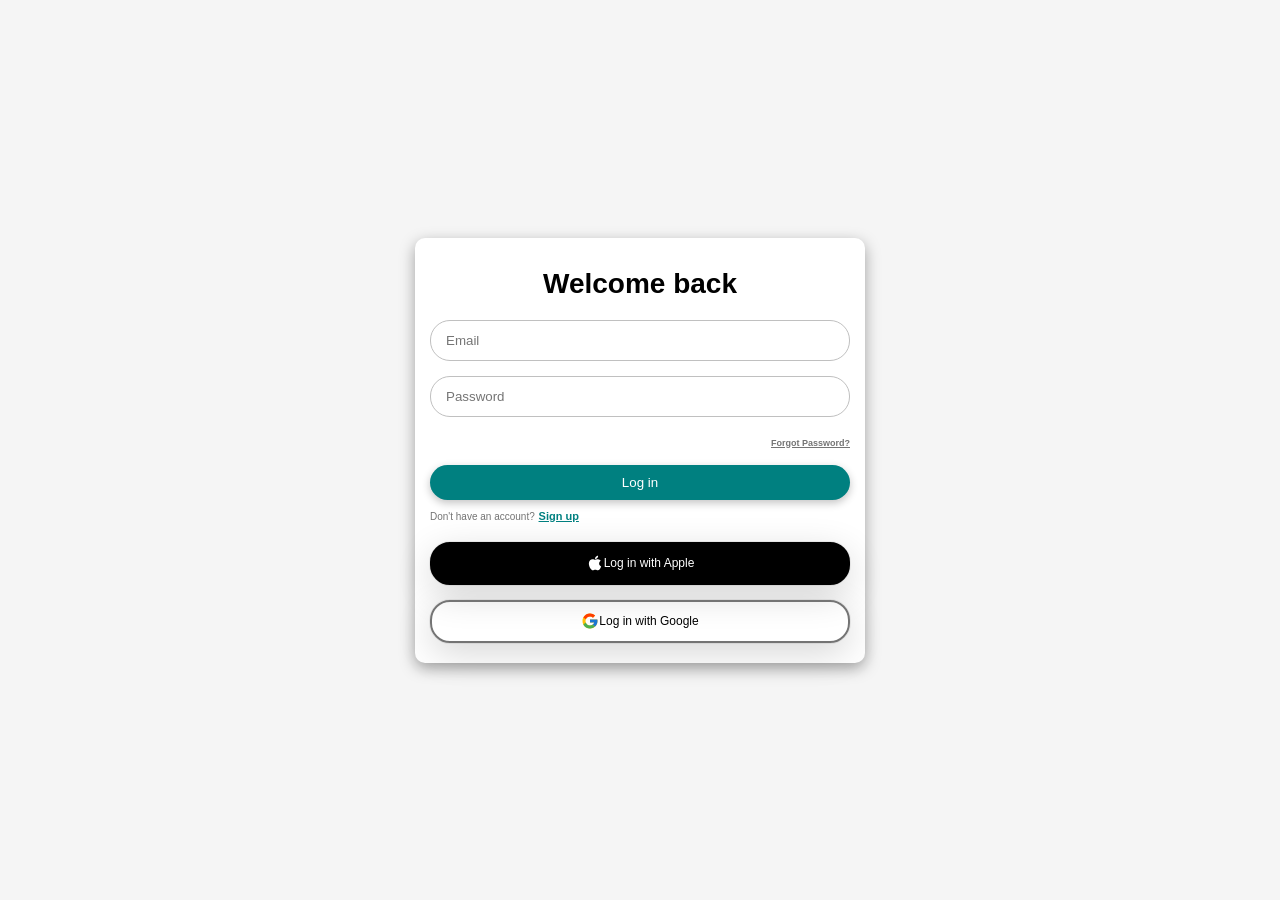
<file: sign.html>
<!DOCTYPE html>
<html lang="en">
<head>
    <meta charset="UTF-8">
    <meta name="viewport" content="width=device-width, initial-scale=1.0">
    <title>Sign in</title>
    <link rel="stylesheet" href="signIncss.css"> 
</head>
<body>
    <div class="form-container">
       <p class="title">Welcome back</p>
        <form class="form" id="loginForm">
            <input type="email" class="input" placeholder="Email" id="emailInput">
            <input type="password" class="input" placeholder="Password" id="passwordInput">
            <p class="page-link">
                <span class="page-link-label">Forgot Password?</span>
            </p>
            <button type="button" class="form-btn" id="loginBtn" onclick="validateLogin()">Log in</button>
        </form>
        <p class="sign-up-label">
            Don't have an account? <span class="sign-up-link"><a href="signp.html">Sign up</a></span>
        </p>
        <div class="buttons-container">
            <div class="apple-login-button">
                <svg stroke="currentColor" fill="currentColor" stroke-width="0" class="apple-icon" viewBox="0 0 1024 1024" height="1em" width="1em" xmlns="http://www.w3.org/2000/svg">
                    <path d="M747.4 535.7c-.4-68.2 30.5-119.6 92.9-157.5-34.9-50-87.7-77.5-157.3-82.8-65.9-5.2-138 38.4-164.4 38.4-27.9 0-91.7-36.6-141.9-36.6C273.1 298.8 163 379.8 163 544.6c0 48.7 8.9 99 26.7 150.8 23.8 68.2 109.6 235.3 199.1 232.6 46.8-1.1 79.9-33.2 140.8-33.2 59.1
                     0 89.7 33.2 141.9 33.2 90.3-1.3 167.9-153.2 190.5-221.6-121.1-57.1-114.6-167.2-114.6-170.7zm-105.1-305c50.7-60.2 46.1-115 44.6-134.7-44.8 2.6-96.6 30.5-126.1 64.8-32.5 36.8-51.6 82.3-47.5 133.6 48.4 3.7 92.6-21.2 129-63.7z"></path>
                </svg>
                <span>Log in with Apple</span>
            </div>
            <div class="google-login-button">
                <svg stroke="currentColor" fill="currentColor" stroke-width="0" version="1.1" x="0px" y="0px" class="google-icon" viewBox="0 0 48 48" height="1em" width="1em" xmlns="http://www.w3.org/2000/svg">
                    <path fill="#FFC107" d="M43.611,20.083H42V20H24v8h11.303c-1.649,4.657-6.08,8-11.303,8c-6.627,0-12-5.373-12-12
            c0-6.627,5.373-12,12-12c3.059,0,5.842,1.154,7.961,3.039l5.657-5.657C34.046,6.053,29.268,4,24,4C12.955,4,4,12.955,4,24
            c0,11.045,8.955,20,20,20c11.045,0,20-8.955,20-20C44,22.659,43.862,21.35,43.611,20.083z"></path>
                    <path fill="#FF3D00" d="M6.306,14.691l6.571,4.819C14.655,15.108,18.961,12,24,12c3.059,0,5.842,1.154,7.961,3.039l5.657-5.657
            C34.046,6.053,29.268,4,24,4C16.318,4,9.656,8.337,6.306,14.691z"></path>
                    <path fill="#4CAF50" d="M24,44c5.166,0,9.86-1.977,13.409-5.192l-6.19-5.238C29.211,35.091,26.715,36,24,36
            c-5.202,0-9.619-3.317-11.283-7.946l-6.522,5.025C9.505,39.556,16.227,44,24,44z"></path>
                    <path fill="#1976D2" d="M43.611,20.083H42V20H24v8h11.303c-0.792,2.237-2.231,4.166-4.087,5.571
            c0.001-0.001,0.002-0.001,0.003-0.002l6.19,5.238C36.971,39.205,44,34,44,24C44,22.659,43.862,21.35,43.611,20.083z"></path>
                </svg>
                <span>Log in with Google</span>
            </div>
        </div>
    </div>
    <script>
        function validateLogin() {
            // Retrieve entered email and password
            var enteredEmail = document.getElementById('emailInput').value;
            var enteredPassword = document.getElementById('passwordInput').value;

            // Hardcoded login credentials (for demonstration purposes)
            var correctEmail = "daniel@gmail.com";
            var correctPassword = "7799";

            // Check if entered credentials match the correct credentials
            if (enteredEmail === correctEmail && enteredPassword === correctPassword) {
                // Redirect to another page upon successful login
                window.location.href = "indexSignedIn.html"; // Replace "welcome.html" with your desired destination
            } else {
                alert("Invalid credentials. Please try again.");
            }
        }
    </script>

</body>
</html>
</file>
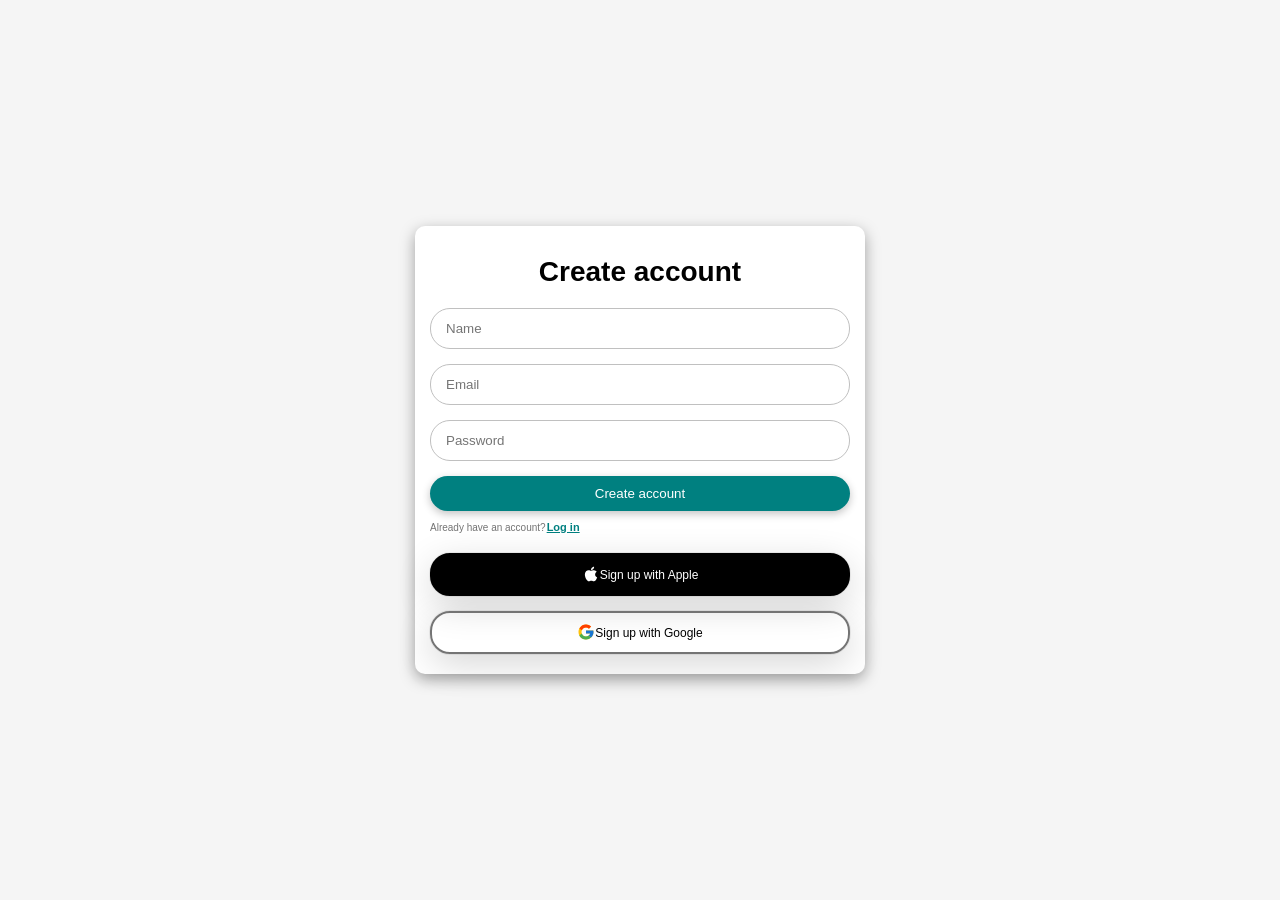
<file: signp.html>
<!DOCTYPE html>
<html lang="en">
<head>
    <meta charset="UTF-8">
    <meta name="viewport" content="width=device-width, initial-scale=1.0">
    <title>Document</title>
    <link rel="stylesheet" href="signIncss.css"> 
</head>
<body>
    <div class="form-container">
        <p class="title">Create account</p>
        
        <form class="form">
          <input type="text" class="input" placeholder="Name">
          <input type="email" class="input" placeholder="Email">
          <input type="password" class="input" placeholder="Password">
          <button class="form-btn">Create account</button>
        </form>
        <p class="sign-up-label">
          Already have an account?<span class="sign-up-link"><a href="sign.html">Log in</a></span>
        </p>
        <div class="buttons-container">
          <div class="apple-login-button">
            <svg stroke="currentColor" fill="currentColor" stroke-width="0" class="apple-icon" viewBox="0 0 1024 1024" height="1em" width="1em" xmlns="http://www.w3.org/2000/svg">
              <path d="M747.4 535.7c-.4-68.2 30.5-119.6 92.9-157.5-34.9-50-87.7-77.5-157.3-82.8-65.9-5.2-138 38.4-164.4 38.4-27.9 0-91.7-36.6-141.9-36.6C273.1 298.8 163 379.8 163 544.6c0 48.7 8.9 99 26.7 150.8 23.8 68.2 109.6 235.3 199.1 232.6 46.8-1.1 79.9-33.2 140.8-33.2 59.1 0 89.7 33.2 141.9 33.2 90.3-1.3 167.9-153.2 190.5-221.6-121.1-57.1-114.6-167.2-114.6-170.7zm-105.1-305c50.7-60.2 46.1-115 44.6-134.7-44.8 2.6-96.6 30.5-126.1 64.8-32.5 36.8-51.6 82.3-47.5 133.6 48.4 3.7 92.6-21.2 129-63.7z"></path>
            </svg>
            <span>Sign up with Apple</span>
          </div>
          <div class="google-login-button">
            <svg stroke="currentColor" fill="currentColor" stroke-width="0" version="1.1" x="0px" y="0px" class="google-icon" viewBox="0 0 48 48" height="1em" width="1em" xmlns="http://www.w3.org/2000/svg">
              <path fill="#FFC107" d="M43.611,20.083H42V20H24v8h11.303c-1.649,4.657-6.08,8-11.303,8c-6.627,0-12-5.373-12-12
      c0-6.627,5.373-12,12-12c3.059,0,5.842,1.154,7.961,3.039l5.657-5.657C34.046,6.053,29.268,4,24,4C12.955,4,4,12.955,4,24
      c0,11.045,8.955,20,20,20c11.045,0,20-8.955,20-20C44,22.659,43.862,21.35,43.611,20.083z"></path>
              <path fill="#FF3D00" d="M6.306,14.691l6.571,4.819C14.655,15.108,18.961,12,24,12c3.059,0,5.842,1.154,7.961,3.039l5.657-5.657
      C34.046,6.053,29.268,4,24,4C16.318,4,9.656,8.337,6.306,14.691z"></path>
              <path fill="#4CAF50" d="M24,44c5.166,0,9.86-1.977,13.409-5.192l-6.19-5.238C29.211,35.091,26.715,36,24,36
      c-5.202,0-9.619-3.317-11.283-7.946l-6.522,5.025C9.505,39.556,16.227,44,24,44z"></path>
              <path fill="#1976D2" d="M43.611,20.083H42V20H24v8h11.303c-0.792,2.237-2.231,4.166-4.087,5.571
      c0.001-0.001,0.002-0.001,0.003-0.002l6.19,5.238C36.971,39.205,44,34,44,24C44,22.659,43.862,21.35,43.611,20.083z"></path>
            </svg>
            <span>Sign up with Google</span>
          </div>
        </div>
      </div>
</body>
</html>
</file>
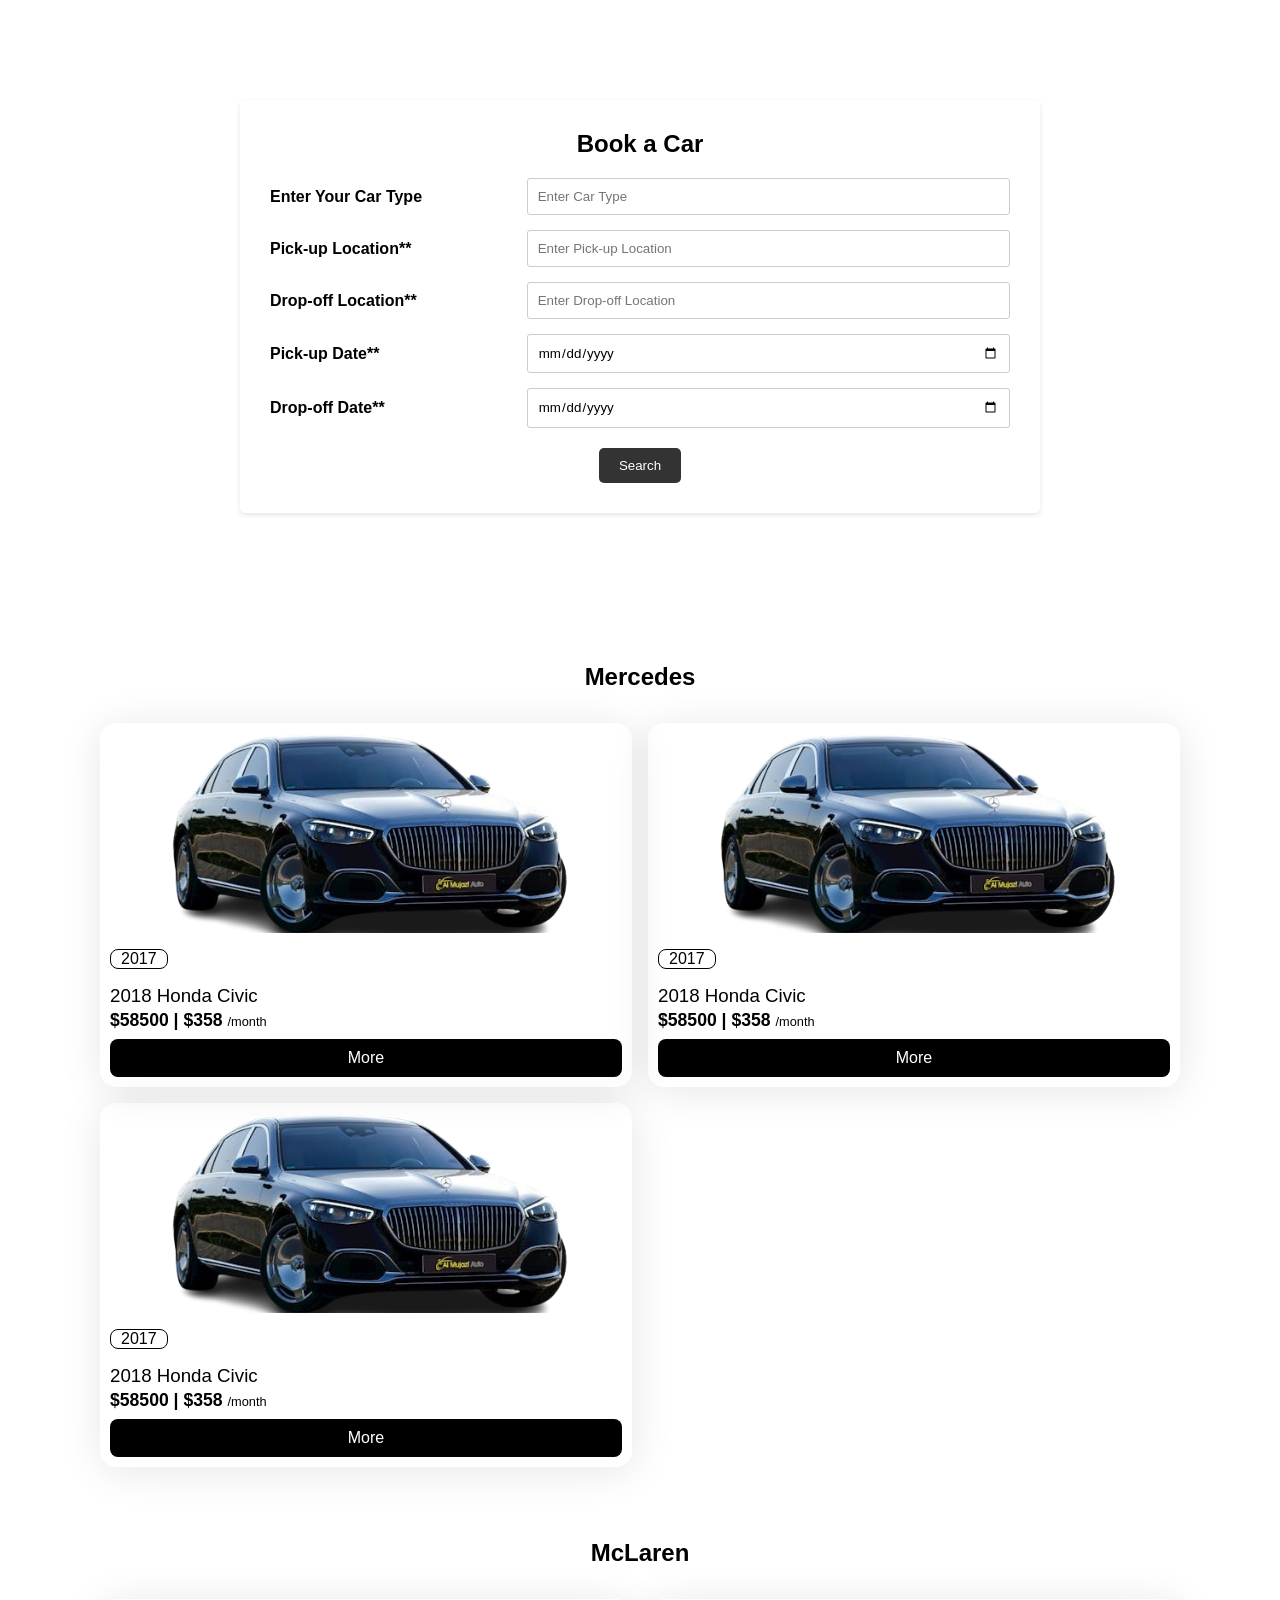
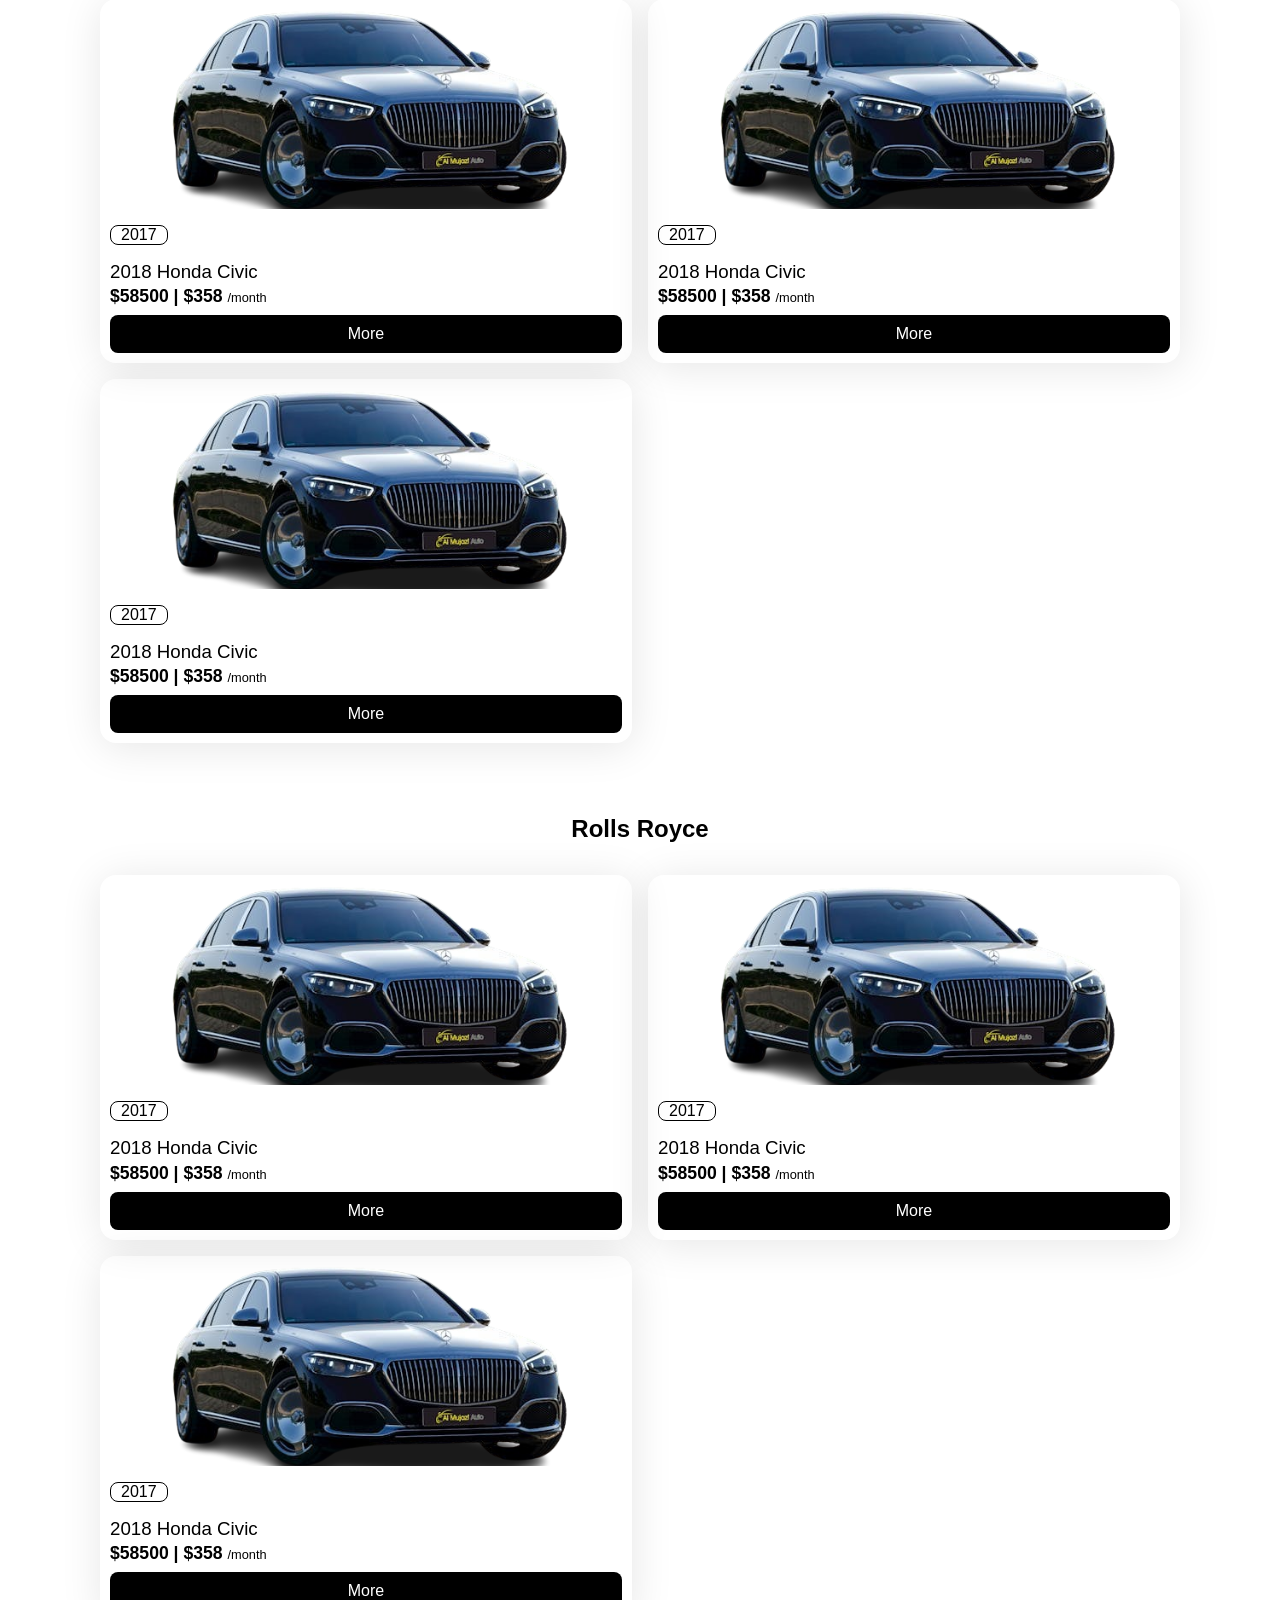
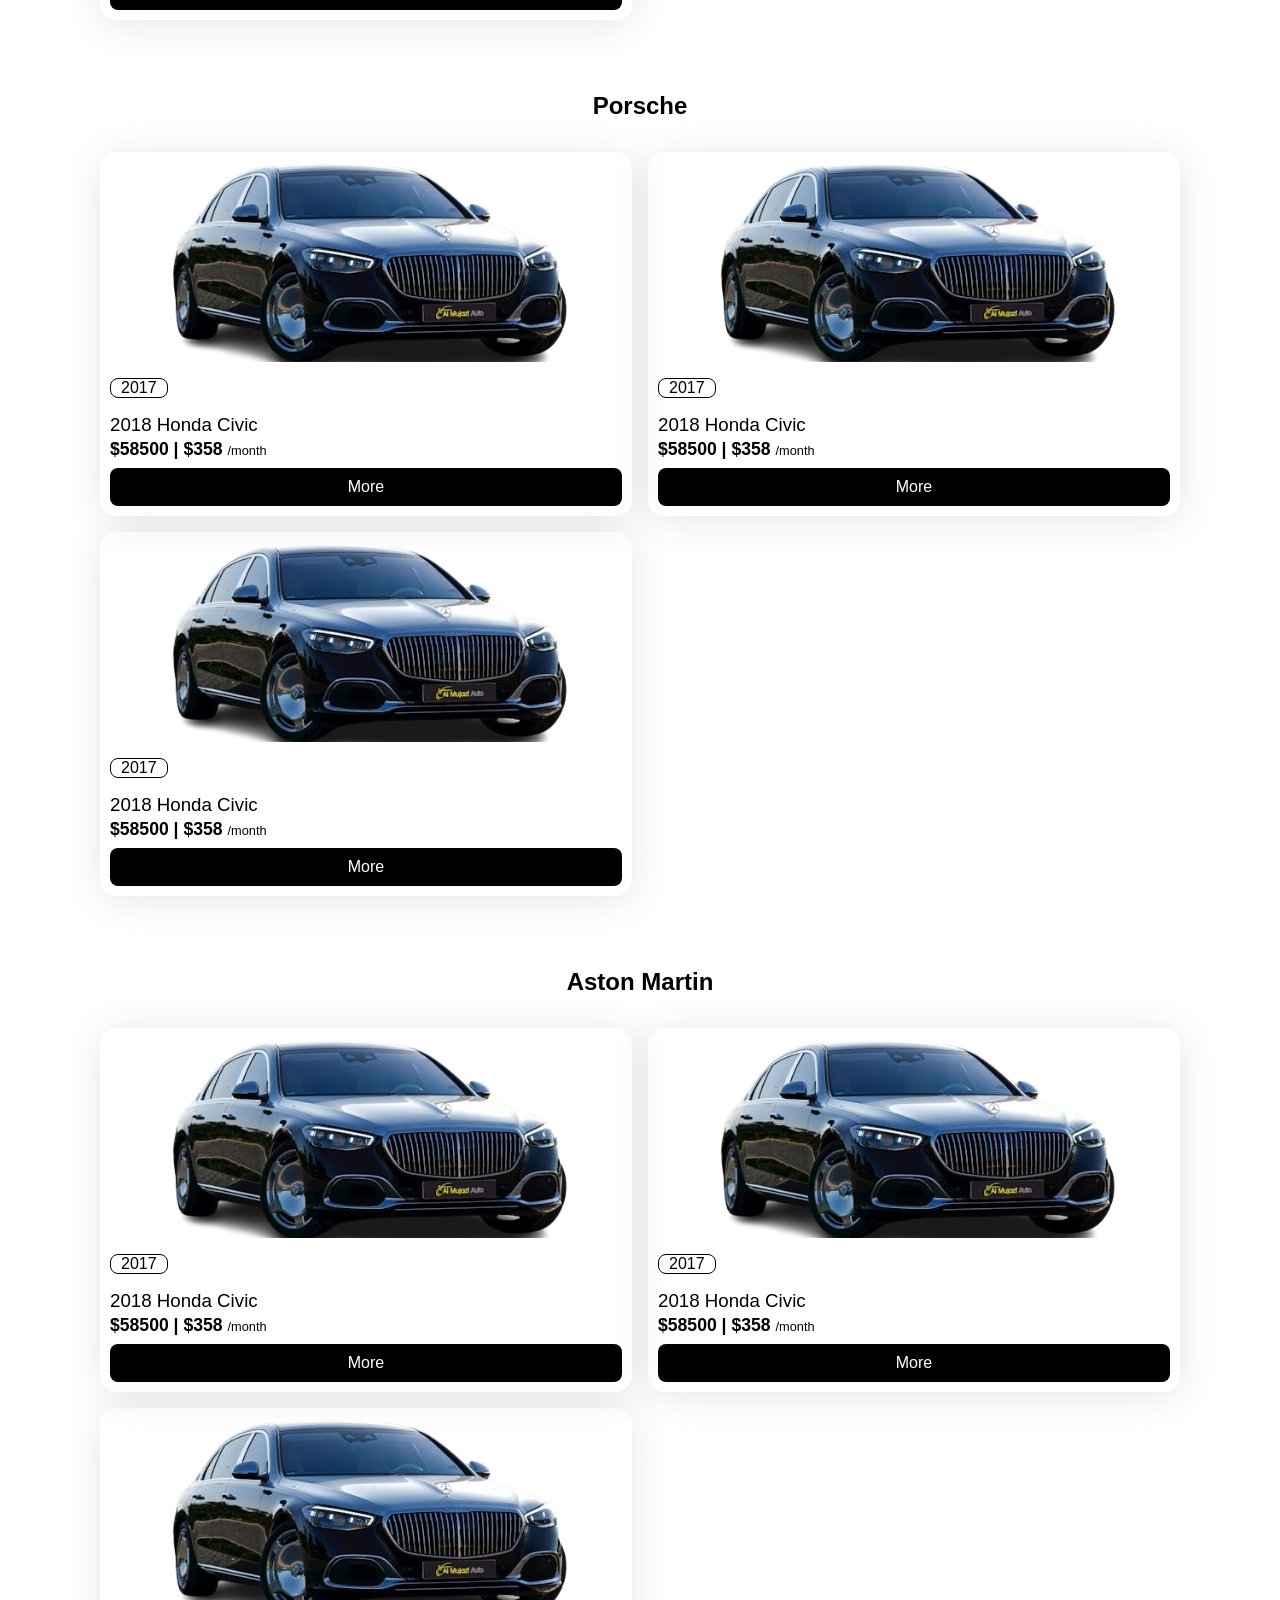
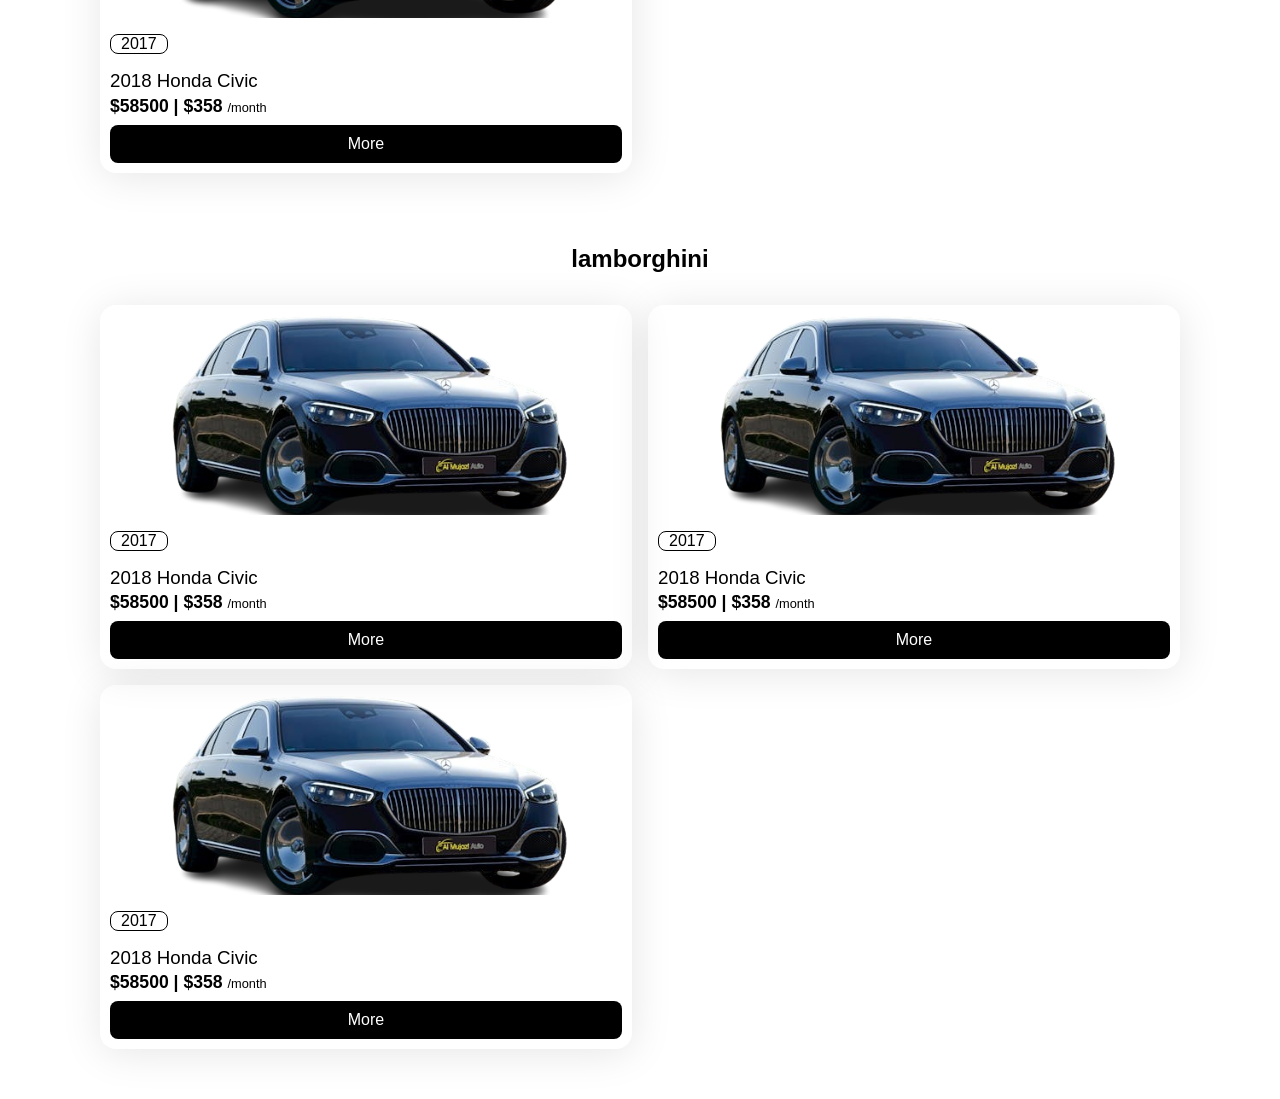
<file: Final web project/cars.html>
<!DOCTYPE html>
<html lang="en">
<head>
      <meta charset="UTF-8">
      <meta name="viewport" content="width=device-width, initial-scale=1.0">
      <title>Cars</title>
      <link rel="stylesheet" href="carstyle.css">
</head>
<body>

      <section id="book" class="book">
            <div class="Bookcontainer">
                <h1>Book a Car</h1>
                <form action="#">
                    <span class="form-group">
                        <label for="car-type">Enter Your Car Type</label>
                        <input type="text" name="car-type" id="car-type" placeholder="Enter Car Type">
                    </span>
                    <span class="form-group">
                        <label for="pick-up">Pick-up Location**</label>
                        <input type="text" name="pick-up" id="pick-up" placeholder="Enter Pick-up Location">
                    </span>
                    <span class="form-group">
                        <label for="drop-off">Drop-off Location**</label>
                        <input type="text" name="drop-off" id="drop-off" placeholder="Enter Drop-off Location">
                    </span>
                    <div class="form-group">
                        <label for="pick-up-date">Pick-up Date**</label>
                        <input type="date" name="pick-up-date" id="pick-up-date">
                    </div>
                    <div class="form-group">
                        <label for="drop-off-date">Drop-off Date**</label>
                        <input type="date" name="drop-off-date" id="drop-off-date">
                    </div>
                    <div class="search-button">
                        <button type="submit">Search</button>
                    </div>
                </form>
            </div>
        </section>







      <section class = "services" id = "services">

            <div class="heading">
                  <h1>Mercedes</h1> 
            </div>

            <div class = "services-container" id="Mercedes">


                  <div class="box">
                        <div class = "box-img">
                              <img src="new imgs/free-photo-of-black-mercedes-s-class-removebg-preview.png">
                              <!-- style="height: 200px; width: 200px;"--> 
                        </div>
                        <p>2017</p>
                        <h3>2018 Honda Civic</h3>
                        <h2>$58500 | $358 <span>/month</span></h2>
                        <a href="#" class = "btn">More</a>
                  </div>
                  <div class="box">
                        <div class = "box-img">
                              <img src="new imgs/free-photo-of-black-mercedes-s-class-removebg-preview.png">
                              <!-- style="height: 200px; width: 200px;"--> 
                        </div>
                        <p>2017</p>
                        <h3>2018 Honda Civic</h3>
                        <h2>$58500 | $358 <span>/month</span></h2>
                        <a href="#" class = "btn">More</a>
                  </div>

                  <div class="box">
                        <div class = "box-img">
                              <img src="new imgs/free-photo-of-black-mercedes-s-class-removebg-preview.png">
                              <!-- style="height: 200px; width: 200px;"--> 
                        </div>
                        <p>2017</p>
                        <h3>2018 Honda Civic</h3>
                        <h2>$58500 | $358 <span>/month</span></h2>
                        <a href="#" class = "btn">More</a>
                  </div>



            </div>

            <br>
            <br>
            <br>
            <br>
           


            <div class="heading">
                  <h1>McLaren</h1> 
            </div>

            <div class = "services-container" id="McLaren">


                  <div class="box">
                        <div class = "box-img">
                              <img src="new imgs/free-photo-of-black-mercedes-s-class-removebg-preview.png">
                              <!-- style="height: 200px; width: 200px;"--> 
                        </div>
                        <p>2017</p>
                        <h3>2018 Honda Civic</h3>
                        <h2>$58500 | $358 <span>/month</span></h2>
                        <a href="#" class = "btn">More</a>
                  </div>
                  <div class="box">
                        <div class = "box-img">
                              <img src="new imgs/free-photo-of-black-mercedes-s-class-removebg-preview.png">
                              <!-- style="height: 200px; width: 200px;"--> 
                        </div>
                        <p>2017</p>
                        <h3>2018 Honda Civic</h3>
                        <h2>$58500 | $358 <span>/month</span></h2>
                        <a href="#" class = "btn">More</a>
                  </div>

                  <div class="box">
                        <div class = "box-img">
                              <img src="new imgs/free-photo-of-black-mercedes-s-class-removebg-preview.png">
                              <!-- style="height: 200px; width: 200px;"--> 
                        </div>
                        <p>2017</p>
                        <h3>2018 Honda Civic</h3>
                        <h2>$58500 | $358 <span>/month</span></h2>
                        <a href="#" class = "btn">More</a>
                  </div>



            </div>

            <br>
            <br>
            <br>
            <br>


            <div class="heading">
                  <h1>Rolls Royce</h1> 
            </div>

            <div class = "services-container" id="Rolls-Royce">


                  <div class="box">
                        <div class = "box-img">
                              <img src="new imgs/free-photo-of-black-mercedes-s-class-removebg-preview.png">
                              <!-- style="height: 200px; width: 200px;"--> 
                        </div>
                        <p>2017</p>
                        <h3>2018 Honda Civic</h3>
                        <h2>$58500 | $358 <span>/month</span></h2>
                        <a href="#" class = "btn">More</a>
                  </div>
                  <div class="box">
                        <div class = "box-img">
                              <img src="new imgs/free-photo-of-black-mercedes-s-class-removebg-preview.png">
                              <!-- style="height: 200px; width: 200px;"--> 
                        </div>
                        <p>2017</p>
                        <h3>2018 Honda Civic</h3>
                        <h2>$58500 | $358 <span>/month</span></h2>
                        <a href="#" class = "btn">More</a>
                  </div>

                  <div class="box">
                        <div class = "box-img">
                              <img src="new imgs/free-photo-of-black-mercedes-s-class-removebg-preview.png">
                              <!-- style="height: 200px; width: 200px;"--> 
                        </div>
                        <p>2017</p>
                        <h3>2018 Honda Civic</h3>
                        <h2>$58500 | $358 <span>/month</span></h2>
                        <a href="#" class = "btn">More</a>
                  </div>



            </div>


            <br>
            <br>
            <br>
            <br>


            <div class="heading">
                  <h1>Porsche</h1> 
            </div>

            <div class = "services-container" id="Porsche">


                  <div class="box">
                        <div class = "box-img">
                              <img src="new imgs/free-photo-of-black-mercedes-s-class-removebg-preview.png">
                              <!-- style="height: 200px; width: 200px;"--> 
                        </div>
                        <p>2017</p>
                        <h3>2018 Honda Civic</h3>
                        <h2>$58500 | $358 <span>/month</span></h2>
                        <a href="#" class = "btn">More</a>
                  </div>
                  <div class="box">
                        <div class = "box-img">
                              <img src="new imgs/free-photo-of-black-mercedes-s-class-removebg-preview.png">
                              <!-- style="height: 200px; width: 200px;"--> 
                        </div>
                        <p>2017</p>
                        <h3>2018 Honda Civic</h3>
                        <h2>$58500 | $358 <span>/month</span></h2>
                        <a href="#" class = "btn">More</a>
                  </div>

                  <div class="box">
                        <div class = "box-img">
                              <img src="new imgs/free-photo-of-black-mercedes-s-class-removebg-preview.png">
                              <!-- style="height: 200px; width: 200px;"--> 
                        </div>
                        <p>2017</p>
                        <h3>2018 Honda Civic</h3>
                        <h2>$58500 | $358 <span>/month</span></h2>
                        <a href="#" class = "btn">More</a>
                  </div>



            </div>

 
            <br>
            <br>
            <br>
            <br>


            <div class="heading">
                  <h1>Aston Martin</h1> 
            </div>

            <div class = "services-container" id="Aston Martin">


                  <div class="box">
                        <div class = "box-img">
                              <img src="new imgs/free-photo-of-black-mercedes-s-class-removebg-preview.png">
                              <!-- style="height: 200px; width: 200px;"--> 
                        </div>
                        <p>2017</p>
                        <h3>2018 Honda Civic</h3>
                        <h2>$58500 | $358 <span>/month</span></h2>
                        <a href="#" class = "btn">More</a>
                  </div>
                  <div class="box">
                        <div class = "box-img">
                              <img src="new imgs/free-photo-of-black-mercedes-s-class-removebg-preview.png">
                              <!-- style="height: 200px; width: 200px;"--> 
                        </div>
                        <p>2017</p>
                        <h3>2018 Honda Civic</h3>
                        <h2>$58500 | $358 <span>/month</span></h2>
                        <a href="#" class = "btn">More</a>
                  </div>

                  <div class="box">
                        <div class = "box-img">
                              <img src="new imgs/free-photo-of-black-mercedes-s-class-removebg-preview.png">
                              <!-- style="height: 200px; width: 200px;"--> 
                        </div>
                        <p>2017</p>
                        <h3>2018 Honda Civic</h3>
                        <h2>$58500 | $358 <span>/month</span></h2>
                        <a href="#" class = "btn">More</a>
                  </div>



            </div>


            <br>
            <br>
            <br>
            <br>

            <div class="heading">
                  <h1>lamborghini</h1> 
            </div>

            <div class = "services-container" id="lamborghini">


                  <div class="box">
                        <div class = "box-img">
                              <img src="new imgs/free-photo-of-black-mercedes-s-class-removebg-preview.png">
                              <!-- style="height: 200px; width: 200px;"--> 
                        </div>
                        <p>2017</p>
                        <h3>2018 Honda Civic</h3>
                        <h2>$58500 | $358 <span>/month</span></h2>
                        <a href="#" class = "btn">More</a>
                  </div>
                  <div class="box">
                        <div class = "box-img">
                              <img src="new imgs/free-photo-of-black-mercedes-s-class-removebg-preview.png">
                              <!-- style="height: 200px; width: 200px;"--> 
                        </div>
                        <p>2017</p>
                        <h3>2018 Honda Civic</h3>
                        <h2>$58500 | $358 <span>/month</span></h2>
                        <a href="#" class = "btn">More</a>
                  </div>

                  <div class="box">
                        <div class = "box-img">
                              <img src="new imgs/free-photo-of-black-mercedes-s-class-removebg-preview.png">
                              <!-- style="height: 200px; width: 200px;"--> 
                        </div>
                        <p>2017</p>
                        <h3>2018 Honda Civic</h3>
                        <h2>$58500 | $358 <span>/month</span></h2>
                        <a href="#" class = "btn">More</a>
                  </div>



            </div>

      </section>


      
<script>
      document.addEventListener('DOMContentLoaded', function() {
    const carInput = document.getElementById('car-type');

    carInput.addEventListener('input', function() {
        const inputValue = carInput.value.toLowerCase(); // Convert input value to lowercase for case-insensitive matching
        const allCarContainers = document.querySelectorAll('.services-container');

        allCarContainers.forEach(function(carContainer) {
            if (carContainer.id.toLowerCase() === inputValue) {
                carContainer.style.display = 'grid';
            } else {
                carContainer.style.display = 'none';
            }
        });
    });
});

  </script>
        
        


            
</body>
</html>
</file>
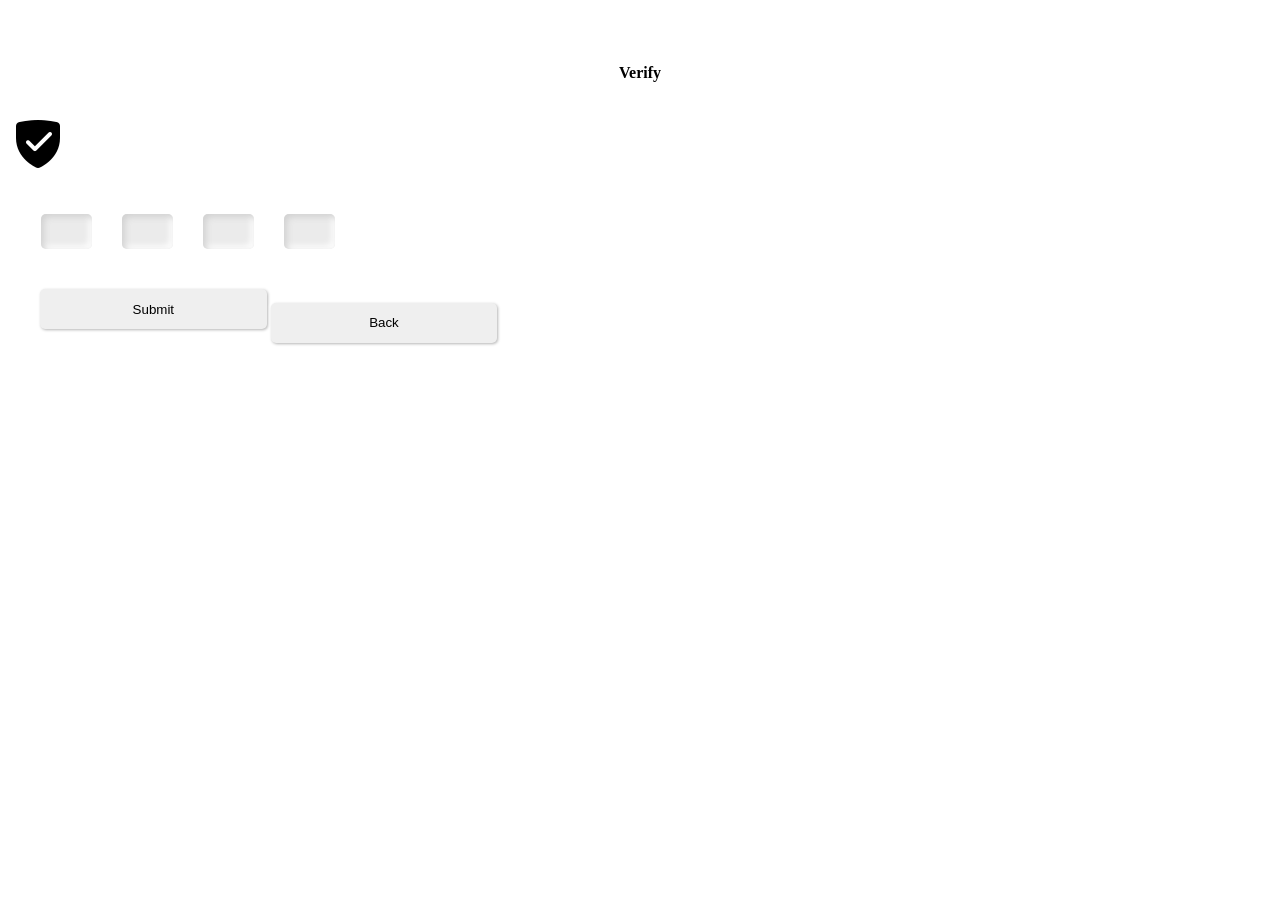
<file: Final web project/Otpverification.html>
<!DOCTYPE html>
<html lang="en">
<head>
    <meta charset="UTF-8">
    <meta name="viewport" content="width=device-width, initial-scale=1.0">
    <title>Verify OTP</title>
    <style>
   .form {
  width: 290px;
  height: 380px;
  display: flex;
  flex-direction: column;
  border-radius: 15px;
  background-color: white;
  box-shadow: 0 4px 30px rgba(0, 0, 0, 0.1);
  transition: .4s ease-in-out;
}

.form:hover {
  box-shadow: 1px 1px 1px rgba(0, 0, 0, 0.1);
  scale: 0.99;
}

.heading {
  position: relative;
  text-align: center;
  color: black;
  top: 3em;
  font-weight: bold;
}

.check {
  position: relative;
  align-self: center;
  top: 4em;
}

.input {
  position: relative;
  width: 2.5em;
  height: 2.5em;
  margin: 1em;
  border-radius: 5px;
  border: none;
  outline: none;
  background-color: rgb(235, 235, 235);
  box-shadow: inset 3px 3px 6px #d1d1d1,
            inset -3px -3px 6px #ffffff;
  top: 6.5em;
  left: 1.5em;
  padding-left: 15px;
  transition: .4s ease-in-out;
}

.input:hover {
  box-shadow: inset 0px 0px 0px #d1d1d1,
            inset 0px 0px 0px #ffffff;
  background-color: lightgrey;
}

.input:focus {
  box-shadow: inset 0px 0px 0px #d1d1d1,
            inset 0px 0px 0px #ffffff;
  background-color: lightgrey;
}

.btn1 {
  position: relative;
  top: 8.5em;
  left: 2.4em;
  width: 17em;
  height: 3em;
  border-radius: 5px;
  border: none;
  outline: none;
  transition: .4s ease-in-out;
  box-shadow: 1px 1px 3px #b5b5b5,
             -1px -1px 3px #ffffff;
}

.btn1:active {
  box-shadow: inset 3px 3px 6px #b5b5b5,
            inset -3px -3px 6px #ffffff;
}

.btn2 {
  position: relative;
  top: 9.5em;
  left: 2.4em;
  width: 17em;
  height: 3em;
  border-radius: 5px;
  border: none;
  outline: none;
  transition: .4s ease-in-out;
  box-shadow: 1px 1px 3px #b5b5b5,
             -1px -1px 3px #ffffff;
}

.btn2:active {
  box-shadow: inset 3px 3px 6px #b5b5b5,
            inset -3px -3px 6px #ffffff;
}
    </style>
</head>
<body>
    <div class="form-container">
        <p class="heading">Verify</p>
        <svg class="check" version="1.1" id="Layer_1" xmlns="http://www.w3.org/2000/svg" xmlns:xlink="http://www.w3.org/1999/xlink" x="0px" y="0px" width="60px" height="60px" viewBox="0 0 60 60" xml:space="preserve">
            <image id="image0" width="60" height="60" x="0" y="0" href="[data-uri]"></image>
        </svg>
        <div class="box">
            <input class="input" type="password" maxlength="1">
            <input class="input" type="password" maxlength="1"> 
            <input class="input" type="password" maxlength="1">
            <input class="input" type="password" maxlength="1">
        </div>
        <button class="btn1">Submit</button>
        <button class="btn2">Back</button>
    </div>

    <script>
        document.addEventListener("DOMContentLoaded", function() {
            const expectedOTP = "1234"; // Replace with the expected OTP

            const inputs = document.querySelectorAll(".input");

            // Function to handle OTP input and verification
            function handleOTPInput() {
                let enteredOTP = "";
                inputs.forEach(input => {
                    enteredOTP += input.value.trim();
                });

                if (enteredOTP.length === 4) {
                    if (enteredOTP === expectedOTP) {
                        // OTP verification successful
                        alert("OTP verification successful!");
                        // Redirect to success page or perform desired action
                        // window.location.href = "success.html";
                    } else {
                        // Incorrect OTP
                        alert("Incorrect OTP. Please try again.");
                        // Clear input fields
                        inputs.forEach(input => {
                            input.value = "";
                        });
                    }
                }
            }

            // Event listeners for OTP input fields
            inputs.forEach((input, index) => {
                input.addEventListener("input", event => {
                    const nextInput = inputs[index + 1];
                    if (nextInput && input.value) {
                        nextInput.focus();
                    }

                    // Handle OTP verification on last input field
                    if (index === inputs.length - 1) {
                        handleOTPInput();
                    }
                });

                // Handle Back button click
                document.querySelector(".btn2").addEventListener("click", () => {
                    // Redirect to previous page or perform desired action
                    window.history.back();
                });
            });
        });
    </script>
</body>
</html>
</file>
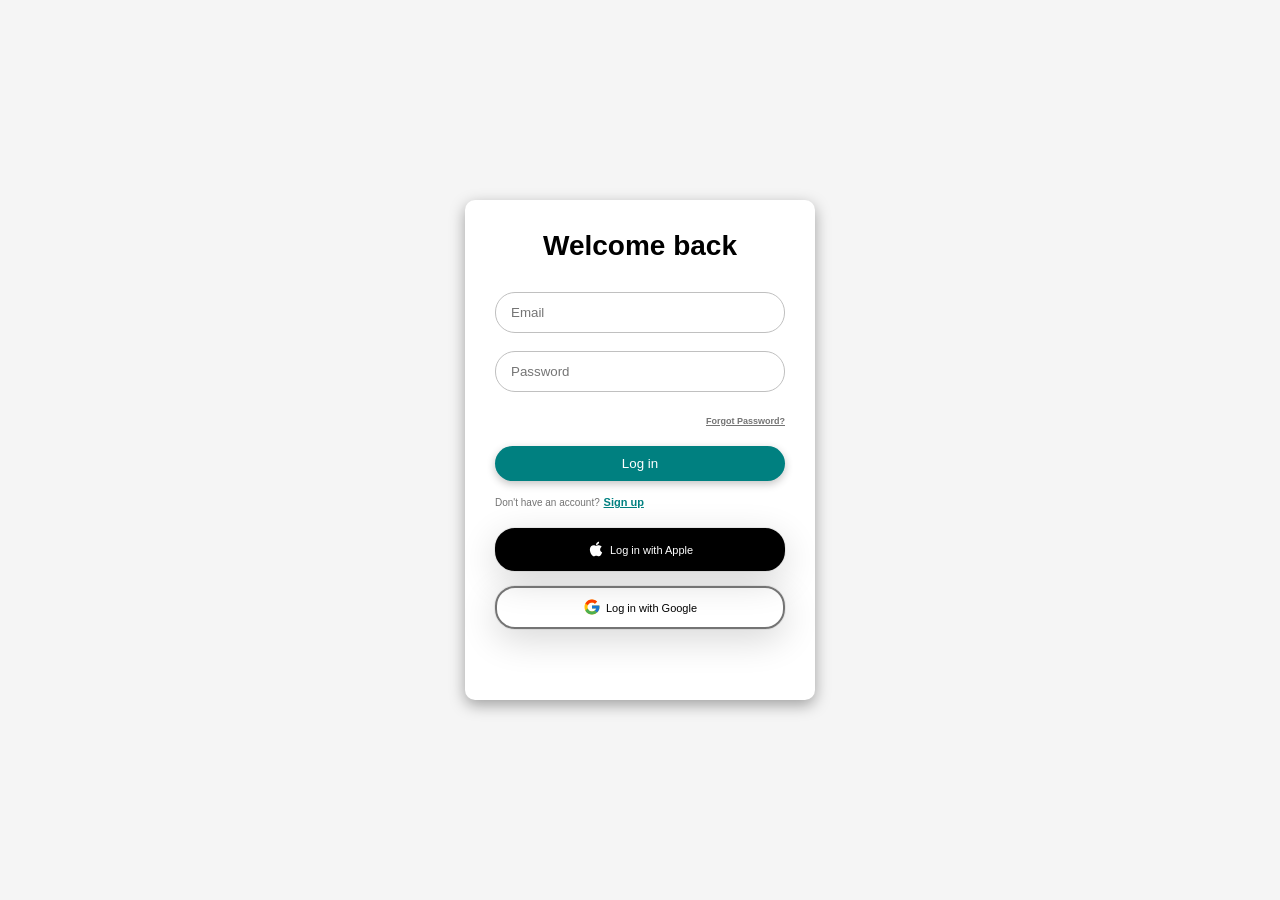
<file: Final web project/sign.html>
<!DOCTYPE html>
<html lang="en">
<head>
    <meta charset="UTF-8">
    <meta name="viewport" content="width=device-width, initial-scale=1.0">
    <title>Sign in</title>
    <link rel="stylesheet" href="signIncss.css"> 
</head>
<body>
    <div class="form-container">
       <p class="title">Welcome back</p>
        <form class="form" id="loginForm">
            <input type="email" class="input" placeholder="Email" id="emailInput">
            <input type="password" class="input" placeholder="Password" id="passwordInput">
            <p class="page-link">
                <span class="page-link-label">Forgot Password?</span>
            </p>
            <button type="button" class="form-btn" id="loginBtn" onclick="validateLogin()">Log in</button>
        </form>
        <p class="sign-up-label">
            Don't have an account? <span class="sign-up-link"><a href="signp.html">Sign up</a></span>
        </p>
        <div class="buttons-container">
            <div class="apple-login-button">
                <svg stroke="currentColor" fill="currentColor" stroke-width="0" class="apple-icon" viewBox="0 0 1024 1024" height="1em" width="1em" xmlns="http://www.w3.org/2000/svg">
                    <path d="M747.4 535.7c-.4-68.2 30.5-119.6 92.9-157.5-34.9-50-87.7-77.5-157.3-82.8-65.9-5.2-138 38.4-164.4 38.4-27.9 0-91.7-36.6-141.9-36.6C273.1 298.8 163 379.8 163 544.6c0 48.7 8.9 99 26.7 150.8 23.8 68.2 109.6 235.3 199.1 232.6 46.8-1.1 79.9-33.2 140.8-33.2 59.1
                     0 89.7 33.2 141.9 33.2 90.3-1.3 167.9-153.2 190.5-221.6-121.1-57.1-114.6-167.2-114.6-170.7zm-105.1-305c50.7-60.2 46.1-115 44.6-134.7-44.8 2.6-96.6 30.5-126.1 64.8-32.5 36.8-51.6 82.3-47.5 133.6 48.4 3.7 92.6-21.2 129-63.7z"></path>
                </svg>
                <span>Log in with Apple</span>
            </div>
            <div class="google-login-button">
                <svg stroke="currentColor" fill="currentColor" stroke-width="0" version="1.1" x="0px" y="0px" class="google-icon" viewBox="0 0 48 48" height="1em" width="1em" xmlns="http://www.w3.org/2000/svg">
                    <path fill="#FFC107" d="M43.611,20.083H42V20H24v8h11.303c-1.649,4.657-6.08,8-11.303,8c-6.627,0-12-5.373-12-12
            c0-6.627,5.373-12,12-12c3.059,0,5.842,1.154,7.961,3.039l5.657-5.657C34.046,6.053,29.268,4,24,4C12.955,4,4,12.955,4,24
            c0,11.045,8.955,20,20,20c11.045,0,20-8.955,20-20C44,22.659,43.862,21.35,43.611,20.083z"></path>
                    <path fill="#FF3D00" d="M6.306,14.691l6.571,4.819C14.655,15.108,18.961,12,24,12c3.059,0,5.842,1.154,7.961,3.039l5.657-5.657
            C34.046,6.053,29.268,4,24,4C16.318,4,9.656,8.337,6.306,14.691z"></path>
                    <path fill="#4CAF50" d="M24,44c5.166,0,9.86-1.977,13.409-5.192l-6.19-5.238C29.211,35.091,26.715,36,24,36
            c-5.202,0-9.619-3.317-11.283-7.946l-6.522,5.025C9.505,39.556,16.227,44,24,44z"></path>
                    <path fill="#1976D2" d="M43.611,20.083H42V20H24v8h11.303c-0.792,2.237-2.231,4.166-4.087,5.571
            c0.001-0.001,0.002-0.001,0.003-0.002l6.19,5.238C36.971,39.205,44,34,44,24C44,22.659,43.862,21.35,43.611,20.083z"></path>
                </svg>
                <span>Log in with Google</span>
            </div>
        </div>
    </div>
    <script>
        function validateLogin() {
            // Retrieve entered email and password
            var enteredEmail = document.getElementById('emailInput').value;
            var enteredPassword = document.getElementById('passwordInput').value;

            // Hardcoded login credentials (for demonstration purposes)
            var correctEmail = "daniel@gmail.com";
            var correctPassword = "7799";

            // Check if entered credentials match the correct credentials
            if (enteredEmail === correctEmail && enteredPassword === correctPassword) {
                // Redirect to another page upon successful login
                window.location.href = "indexSignedIn.html"; // Replace "welcome.html" with your desired destination
            } else {
                alert("Invalid credentials. Please try again.");
            }
        }
    </script>

</body>
</html>
</file>
<file: carstyle.css>
*{
  margin: 0;
  padding: 0;
  box-sizing: border-box;
  scroll-padding-top: 2rem;
  scroll-behavior: smooth;
  list-style: none;
  text-decoration: none;
  font-family: "Poppins" , sans-serif;   
  
}
:root{
     --main-color: #000000;
     --second-color: #000000;
     --text-color: #000000;
     --gradient: linear-gradient(#000000,#ffffff);
}
html::-webkit-scrollbar{
     width: 0.5rem;
}
html::-webkit-scrollbar-track{
     background: transparent;
}
html::-webkit-scrollbar-thumb{
     /* background: var(--main-color); */
     background: #000000;
     border-radius: 5rem;
}
section{
     padding: 50px 100px;
}

body{
     background-color: silver;

   justify-content: center;
   align-items: center;

  
  
}
header{
     position: fixed;
     width: 100%;
     top: 0;
     right: 0;
     z-index: 1000;
     display: flex;
     align-items: center;
     justify-content: space-between;
        background: linear-gradient(to top right, silver,#384cff);
     padding: 15px 100px;
}

.logo img{
     width: 40px;
}
.navbar {
     display: flex;
     margin-right: auto; /* Push navbar to the left as much as possible */
  
}
 
 .navbar li {
     position: relative;
     margin-right: 20px; /* Add spacing between navbar items */
 }
.navbar a{
     font-size: 1rem;
     padding: 10px 20px;
     color: var(--text-color);
     font-weight: 500;
}
.navbar a::after{
     content: '';
     width: 0;
     height: 3px;
     background: var(--gradient);
     position: absolute;
     bottom: -4px;
     left: 0;
     transition: 0.5s;
}
.navbar a:hover::after{
     width: 100%;
}
#menu-icon{
     font-size: 24px;
     cursor: pointer;
     z-index: 10001;
     display: none;
}
.header-btn {
     width: 100px; /* Adjust width automatically based on content */
     height: 35px;
     border: 3px solid #315cfd;
     border-radius: 45px;
     transition: all 0.3s;
     cursor: pointer;
     background: white;
     font-size: 18px;
     font-weight: 550;
     font-family: 'Montserrat', sans-serif;
     text-align: center;
     align-items: center;
     margin-right: 10px; /* Add margin to separate buttons */
 }
 
 .header-btn:hover {
     background: #315cfd;
     color: rgb(17, 17, 17);
     font-size: 1.5em;
 }

.book{
  margin-top: 50px;
}
.home{
     width: 100%;
     min-height: 100vh;
     position: relative;
     background-repeat: no-repeat;
     background-position: center right;
     background-size: cover;
     display: grid;
     align-items: center;
     grid-template-columns: repeat(2, 1fr);
     

}
.text h1{
     font-size: 3.5rem;
     letter-spacing: 2px;
}
.text span{
     color: var(--main-color);
}
.text p{
     margin: 00.5rem 0 1rem;
}

.form-container form{
     display: flex;
     flex-direction: wrap;
     align-items: center;
     gap: 1rem;
     position: absolute;
     bottom: 4rem;
     left: 100px;
     background: #fff;
     padding: 20px;
     border-radius: 0.5rem;
}      
.input-box{
     flex: 1 1 7rem;
     display: flex;
     flex-direction: column;
}
.input-box span{
     font-weight: 500;
}
.input-box input{
     padding: 7px;
     outline: none;
     border: none;
     background: #eeeff1;
     font-size: 1rem;
}
.form-container form .btn{
     flex: 1 1 7rem;
     padding: 10px 34px;
     border: none;
     border-radius: 0.5rem;
     background: #000000;
     color: #fff;
     font-size: 1rem;
     font-weight: 500;
}
.form-container form .btn:hover{
     background: var(--main-color);
}




.heading{
     text-align: center;
}
.heading span{
     font-weight: 500;
     text-transform: uppercase;
}
.heading h1{
     font-size: 2rem;
}


.services-container{
  display: grid;
  grid-template-columns: repeat(auto-fit , minmax(350px , auto));
  gap:1rem;
  margin-top: 2rem;
}
.services-container .box{
  padding: 10px;
  border-radius: 1rem;
  box-shadow: 1px 4px 41px rgba(0,0,0,0.1);
}
.services-container .box .box-img{
  width: 100%;
  height: 200px;
} 
.services-container .box .box-img img{
  width: 100%;
  height: 100%;
  border-radius: 1rem;
  object-fit: cover;
  object-position: center;
}
.services-container .box p{
  padding: 0 10px;
  border: 1px solid var(--text-color) ;
  width: 58px;
  border-radius: 0.5rem;
  margin: 1rem 0 1rem;
}
.services-container .box h3{
  font-weight: 500;
}
.services-container .box h2{
  font-size: 1.1rem;
  font-weight: 600;
  color: var(--main-color);
  margin: 0.2rem 0 0.5rem;
}

.services-container .box h2 span{
  font-size: 0.8rem;
  font-weight: 500;
  color: var(--text-color);
}
.services-container .box .btn{
  display: flex;
  justify-content: center;
  background-color: #000000;
  color: #fff;
  padding: 10px;
  border-radius: 0.5rem;
}
.services-container .box .btn:hover{
  background-color: rgb(169, 153, 153);
}


.Bookcontainer {
  width: 80%;
  max-width: 800px;
  margin: 50px auto; /* Center the container */
  padding: 30px;
  background-color: #fff;
  border-radius: 5px;
  box-shadow: 0 2px 5px rgba(0, 0, 0, 0.1);
}

h1 {
  text-align: center;
  margin-bottom: 20px;
}

.form-group {
  display: grid;
  grid-template-columns: 1fr 2fr;
  gap: 15px;
  align-items: center;
  margin-bottom: 15px;
}

label {
  font-weight: bold;
}

input[type="text"],
input[type="date"],
select {
  padding: 10px;
  border: 1px solid #ccc;
  border-radius: 3px;
  width: 100%;
}

.search-button {
  text-align: center;
  margin-top: 20px;
}

button {
  padding: 10px 20px;
  background-color: #333;
  color: #fff;
  border: none;
  border-radius: 5px;
  cursor: pointer;
}

button:hover {
  background-color: #222;
}


#InputForm {
/* Center the section horizontally */
margin: 0 auto;
/* Set a fixed width or max-width for the section */
max-width: 600px; /* Adjust based on your layout */
/* Optional: Add padding or margin as needed */
padding: 20px;

border-radius: 5px;
}

#makeInput,
#modelInput,
#priceInput,
#yearInput {
  width: 200px;
  padding: 8px;
  margin: 5px 0;
  box-sizing: border-box;
}

label {
  font-weight: bold;
}





.button {
  --width: 100px;
  --height: 35px;
  --tooltip-height: 35px;
  --tooltip-width: 90px;
  --gap-between-tooltip-to-button: 18px;
  --button-color: #222;
  --tooltip-color: #fff;
  width: var(--width);
  height: var(--height);
  background: var(--button-color);
  position: relative;
  text-align: center;
  border-radius: 0.45em;
  font-family: "Arial";
  transition: background 0.3s;
}

.button::before {
  position: absolute;
  content: attr(data-tooltip);
  width: var(--tooltip-width);
  height: var(--tooltip-height);
  background-color: #555;
  font-size: 0.9rem;
  color: #fff;
  border-radius: .25em;
  line-height: var(--tooltip-height);
  bottom: calc(var(--height) + var(--gap-between-tooltip-to-button) + 10px);
  left: calc(50% - var(--tooltip-width) / 2);
}

.button::after {
  position: absolute;
  content: '';
  width: 0;
  height: 0;
  border: 10px solid transparent;
  border-top-color: #555;
  left: calc(50% - 10px);
  bottom: calc(100% + var(--gap-between-tooltip-to-button) - 10px);
}

.button::after,.button::before {
  opacity: 0;
  visibility: hidden;
  transition: all 0.5s;
}

.text {
  display: flex;
  align-items: center;
  justify-content: center;
}

.button-wrapper,.text,.icon {
  overflow: hidden;
  position: absolute;
  width: 100%;
  height: 100%;
  left: 0;
  color: #fff;
}

.text {
  top: 0
}

.text,.icon {
  transition: top 0.5s;
}

.icon {
  color: #fff;
  top: 100%;
  display: flex;
  align-items: center;
  justify-content: center;
}

.icon svg {
  width: 24px;
  height: 24px;
}

.button:hover {
  background: #222;
}

.button:hover .text {
  top: -100%;
}

.button:hover .icon {
  top: 0;
}

.button:hover:before,.button:hover:after {
  opacity: 1;
  visibility: visible;
}

.button:hover:after {
  bottom: calc(var(--height) + var(--gap-between-tooltip-to-button) - 20px);
}

.button:hover:before {
  bottom: calc(var(--height) + var(--gap-between-tooltip-to-button));
}


.modal {

  position: fixed;
  top: 50%;
  left: 50%;
  transform: translate(-50%, -50%);
  width: fit-content;
  height: fit-content;
  background: #FFFFFF;
  box-shadow: 0px 187px 75px rgba(0, 0, 0, 0.01), 0px 105px 63px rgba(0, 0, 0, 0.05), 0px 47px 47px rgba(0, 0, 0, 0.09), 0px 12px 26px rgba(0, 0, 0, 0.1), 0px 0px 0px rgba(0, 0, 0, 0.1);
  border-radius: 26px;
  max-width: 450px;
  padding: 20px;
  z-index: 9999;
}

.form {
  display: flex;
  flex-direction: column;
  gap: 20px;
  padding: 20px;
}

.payment--options {
  width: calc(100% - 40px);
  display: grid;
  grid-template-columns: 33% 34% 33%;
  gap: 20px;
  padding: 10px;
}

.payment--options button {
  height: 55px;
  background: #F2F2F2;
  border-radius: 11px;
  padding: 0;
  border: 0;
  outline: none;
}

.payment--options button svg {
  height: 18px;
}

.payment--options button:last-child svg {
  height: 22px;
}

.separator {
  width: calc(100% - 20px);
  display: grid;
  grid-template-columns: 1fr 2fr 1fr;
  gap: 10px;
  color: #8B8E98;
  margin: 0 10px;
}

.separator > p {
  word-break: keep-all;
  display: block;
  text-align: center;
  font-weight: 600;
  font-size: 11px;
  margin: auto;
}

.separator .line {
  display: inline-block;
  width: 100%;
  height: 1px;
  border: 0;
  background-color: #e8e8e8;
  margin: auto;
}

.credit-card-info--form {
  display: flex;
  flex-direction: column;
  gap: 15px;
}

.input_container {
  width: 100%;
  height: fit-content;
  display: flex;
  flex-direction: column;
  gap: 5px;
}

.split {
  display: grid;
  grid-template-columns: 4fr 2fr;
  gap: 15px;
}

.split input {
  width: 100%;
}

.input_label {
  font-size: 10px;
  color: #8B8E98;
  font-weight: 600;
}

.input_field {
  width: auto;
  height: 40px;
  padding: 0 0 0 16px;
  border-radius: 9px;
  outline: none;
  background-color: #F2F2F2;
  border: 1px solid #e5e5e500;
  transition: all 0.3s cubic-bezier(0.15, 0.83, 0.66, 1);
}

.input_field:focus {
  border: 1px solid transparent;
  box-shadow: 0px 0px 0px 2px #242424;
  background-color: transparent;
}

.purchase--btn {
  height: 55px;
  background: #F2F2F2;
  border-radius: 11px;
  border: 0;
  outline: none;
  color: #ffffff;
  font-size: 13px;
  font-weight: 700;
  background: linear-gradient(180deg, #363636 0%, #1B1B1B 50%, #000000 100%);
  box-shadow: 0px 0px 0px 0px #FFFFFF, 0px 0px 0px 0px #000000;
  transition: all 0.3s cubic-bezier(0.15, 0.83, 0.66, 1);
}

.purchase--btn:hover {
  box-shadow: 0px 0px 0px 2px #FFFFFF, 0px 0px 0px 4px #0000003a;
}

/* Reset input number styles */
.input_field::-webkit-outer-spin-button,
.input_field::-webkit-inner-spin-button {
  -webkit-appearance: none;
  margin: 0;
}

.input_field[type=number] {
  -webkit-appearance: none;
  appearance: none;
}




*{
  margin: 0;
  padding: 0;
  box-sizing: border-box;
  scroll-padding-top: 2rem;
  scroll-behavior: smooth;
  list-style: none;
  text-decoration: none;
  font-family: "Poppins" , sans-serif;   
  
}
:root{
     --main-color: #000000;
     --second-color: #000000;
     --text-color: #000000;
     --gradient: linear-gradient(#000000,#ffffff);
}
html::-webkit-scrollbar{
     width: 0.5rem;
}
html::-webkit-scrollbar-track{
     background: transparent;
}
html::-webkit-scrollbar-thumb{
     /* background: var(--main-color); */
     background: #000000;
     border-radius: 5rem;
}
section{
     padding: 50px 100px;
}

body{
     background-color: silver;

   justify-content: center;
   align-items: center;

  
  
}
header{
     position: fixed;
     width: 100%;
     top: 0;
     right: 0;
     z-index: 1000;
     display: flex;
     align-items: center;
     justify-content: space-between;
        background: linear-gradient(to top right, silver,#384cff);
     padding: 15px 100px;
}

.logo img{
     width: 40px;
}
.navbar {
     display: flex;
     margin-right: auto; /* Push navbar to the left as much as possible */
  
}
 
 .navbar li {
     position: relative;
     margin-right: 20px; /* Add spacing between navbar items */
 }
.navbar a{
     font-size: 1rem;
     padding: 10px 20px;
     color: var(--text-color);
     font-weight: 500;
}
.navbar a::after{
     content: '';
     width: 0;
     height: 3px;
     background: var(--gradient);
     position: absolute;
     bottom: -4px;
     left: 0;
     transition: 0.5s;
}
.navbar a:hover::after{
     width: 100%;
}
#menu-icon{
     font-size: 24px;
     cursor: pointer;
     z-index: 10001;
     display: none;
}
.header-btn {
     width: 100px; /* Adjust width automatically based on content */
     height: 35px;
     border: 3px solid #315cfd;
     border-radius: 45px;
     transition: all 0.3s;
     cursor: pointer;
     background: white;
     font-size: 18px;
     font-weight: 550;
     font-family: 'Montserrat', sans-serif;
     text-align: center;
     align-items: center;
     margin-right: 10px; /* Add margin to separate buttons */
 }
 
 .header-btn:hover {
     background: #315cfd;
     color: rgb(17, 17, 17);
     font-size: 1.5em;
 }

.book{
  margin-top: 50px;
}
.home{
     width: 100%;
     min-height: 100vh;
     position: relative;
     background-repeat: no-repeat;
     background-position: center right;
     background-size: cover;
     display: grid;
     align-items: center;
     grid-template-columns: repeat(2, 1fr);
     

}
.text h1{
     font-size: 3.5rem;
     letter-spacing: 2px;
}
.text span{
     color: var(--main-color);
}
.text p{
     margin: 00.5rem 0 1rem;
}

.form-container form{
     display: flex;
     flex-direction: wrap;
     align-items: center;
     gap: 1rem;
     position: absolute;
     bottom: 4rem;
     left: 100px;
     background: #fff;
     padding: 20px;
     border-radius: 0.5rem;
}      
.input-box{
     flex: 1 1 7rem;
     display: flex;
     flex-direction: column;
}
.input-box span{
     font-weight: 500;
}
.input-box input{
     padding: 7px;
     outline: none;
     border: none;
     background: #eeeff1;
     font-size: 1rem;
}
.form-container form .btn{
     flex: 1 1 7rem;
     padding: 10px 34px;
     border: none;
     border-radius: 0.5rem;
     background: #000000;
     color: #fff;
     font-size: 1rem;
     font-weight: 500;
}
.form-container form .btn:hover{
     background: var(--main-color);
}




.heading{
     text-align: center;
}
.heading span{
     font-weight: 500;
     text-transform: uppercase;
}
.heading h1{
     font-size: 2rem;
}


.services-container{
  display: grid;
  grid-template-columns: repeat(auto-fit , minmax(350px , auto));
  gap:1rem;
  margin-top: 2rem;
}
.services-container .box{
  padding: 10px;
  border-radius: 1rem;
  box-shadow: 1px 4px 41px rgba(0,0,0,0.1);
}
.services-container .box .box-img{
  width: 100%;
  height: 200px;
} 
.services-container .box .box-img img{
  width: 100%;
  height: 100%;
  border-radius: 1rem;
  object-fit: cover;
  object-position: center;
}
.services-container .box p{
  padding: 0 10px;
  border: 1px solid var(--text-color) ;
  width: 58px;
  border-radius: 0.5rem;
  margin: 1rem 0 1rem;
}
.services-container .box h3{
  font-weight: 500;
}
.services-container .box h2{
  font-size: 1.1rem;
  font-weight: 600;
  color: var(--main-color);
  margin: 0.2rem 0 0.5rem;
}

.services-container .box h2 span{
  font-size: 0.8rem;
  font-weight: 500;
  color: var(--text-color);
}
.services-container .box .btn{
  display: flex;
  justify-content: center;
  background-color: #000000;
  color: #fff;
  padding: 10px;
  border-radius: 0.5rem;
}
.services-container .box .btn:hover{
  background-color: rgb(169, 153, 153);
}


.Bookcontainer {
  width: 80%;
  max-width: 800px;
  margin: 50px auto; /* Center the container */
  padding: 30px;
  background-color: #fff;
  border-radius: 5px;
  box-shadow: 0 2px 5px rgba(0, 0, 0, 0.1);
}

h1 {
  text-align: center;
  margin-bottom: 20px;
}

.form-group {
  display: grid;
  grid-template-columns: 1fr 2fr;
  gap: 15px;
  align-items: center;
  margin-bottom: 15px;
}

label {
  font-weight: bold;
}

input[type="text"],
input[type="date"],
select {
  padding: 10px;
  border: 1px solid #ccc;
  border-radius: 3px;
  width: 100%;
}

.search-button {
  text-align: center;
  margin-top: 20px;
}

button {
  padding: 10px 20px;
  background-color: #333;
  color: #fff;
  border: none;
  border-radius: 5px;
  cursor: pointer;
}

button:hover {
  background-color: #222;
}


#InputForm {
/* Center the section horizontally */
margin: 0 auto;
/* Set a fixed width or max-width for the section */
max-width: 600px; /* Adjust based on your layout */
/* Optional: Add padding or margin as needed */
padding: 20px;

border-radius: 5px;
}

#makeInput,
#modelInput,
#priceInput,
#yearInput {
  width: 200px;
  padding: 8px;
  margin: 5px 0;
  box-sizing: border-box;
}

label {
  font-weight: bold;
}





.button {
  --width: 100px;
  --height: 35px;
  --tooltip-height: 35px;
  --tooltip-width: 90px;
  --gap-between-tooltip-to-button: 18px;
  --button-color: #222;
  --tooltip-color: #fff;
  width: var(--width);
  height: var(--height);
  background: var(--button-color);
  position: relative;
  text-align: center;
  border-radius: 0.45em;
  font-family: "Arial";
  transition: background 0.3s;
}

.button::before {
  position: absolute;
  content: attr(data-tooltip);
  width: var(--tooltip-width);
  height: var(--tooltip-height);
  background-color: #555;
  font-size: 0.9rem;
  color: #fff;
  border-radius: .25em;
  line-height: var(--tooltip-height);
  bottom: calc(var(--height) + var(--gap-between-tooltip-to-button) + 10px);
  left: calc(50% - var(--tooltip-width) / 2);
}

.button::after {
  position: absolute;
  content: '';
  width: 0;
  height: 0;
  border: 10px solid transparent;
  border-top-color: #555;
  left: calc(50% - 10px);
  bottom: calc(100% + var(--gap-between-tooltip-to-button) - 10px);
}

.button::after,.button::before {
  opacity: 0;
  visibility: hidden;
  transition: all 0.5s;
}

.text {
  display: flex;
  align-items: center;
  justify-content: center;
}

.button-wrapper,.text,.icon {
  overflow: hidden;
  position: absolute;
  width: 100%;
  height: 100%;
  left: 0;
  color: #fff;
}

.text {
  top: 0
}

.text,.icon {
  transition: top 0.5s;
}

.icon {
  color: #fff;
  top: 100%;
  display: flex;
  align-items: center;
  justify-content: center;
}

.icon svg {
  width: 24px;
  height: 24px;
}

.button:hover {
  background: #222;
}

.button:hover .text {
  top: -100%;
}

.button:hover .icon {
  top: 0;
}

.button:hover:before,.button:hover:after {
  opacity: 1;
  visibility: visible;
}

.button:hover:after {
  bottom: calc(var(--height) + var(--gap-between-tooltip-to-button) - 20px);
}

.button:hover:before {
  bottom: calc(var(--height) + var(--gap-between-tooltip-to-button));
}


.modal {

  position: fixed;
  top: 50%;
  left: 50%;
  transform: translate(-50%, -50%);
  width: fit-content;
  height: fit-content;
  background: #FFFFFF;
  box-shadow: 0px 187px 75px rgba(0, 0, 0, 0.01), 0px 105px 63px rgba(0, 0, 0, 0.05), 0px 47px 47px rgba(0, 0, 0, 0.09), 0px 12px 26px rgba(0, 0, 0, 0.1), 0px 0px 0px rgba(0, 0, 0, 0.1);
  border-radius: 26px;
  max-width: 450px;
  padding: 20px;
  z-index: 9999;
}

.form {
  display: flex;
  flex-direction: column;
  gap: 20px;
  padding: 20px;
}

.payment--options {
  width: calc(100% - 40px);
  display: grid;
  grid-template-columns: 33% 34% 33%;
  gap: 20px;
  padding: 10px;
}

.payment--options button {
  height: 55px;
  background: #F2F2F2;
  border-radius: 11px;
  padding: 0;
  border: 0;
  outline: none;
}

.payment--options button svg {
  height: 18px;
}

.payment--options button:last-child svg {
  height: 22px;
}

.separator {
  width: calc(100% - 20px);
  display: grid;
  grid-template-columns: 1fr 2fr 1fr;
  gap: 10px;
  color: #8B8E98;
  margin: 0 10px;
}

.separator > p {
  word-break: keep-all;
  display: block;
  text-align: center;
  font-weight: 600;
  font-size: 11px;
  margin: auto;
}

.separator .line {
  display: inline-block;
  width: 100%;
  height: 1px;
  border: 0;
  background-color: #e8e8e8;
  margin: auto;
}

.credit-card-info--form {
  display: flex;
  flex-direction: column;
  gap: 15px;
}

.input_container {
  width: 100%;
  height: fit-content;
  display: flex;
  flex-direction: column;
  gap: 5px;
}

.split {
  display: grid;
  grid-template-columns: 4fr 2fr;
  gap: 15px;
}

.split input {
  width: 100%;
}

.input_label {
  font-size: 10px;
  color: #8B8E98;
  font-weight: 600;
}

.input_field {
  width: auto;
  height: 40px;
  padding: 0 0 0 16px;
  border-radius: 9px;
  outline: none;
  background-color: #F2F2F2;
  border: 1px solid #e5e5e500;
  transition: all 0.3s cubic-bezier(0.15, 0.83, 0.66, 1);
}

.input_field:focus {
  border: 1px solid transparent;
  box-shadow: 0px 0px 0px 2px #242424;
  background-color: transparent;
}

.purchase--btn {
  height: 55px;
  background: #F2F2F2;
  border-radius: 11px;
  border: 0;
  outline: none;
  color: #ffffff;
  font-size: 13px;
  font-weight: 700;
  background: linear-gradient(180deg, #363636 0%, #1B1B1B 50%, #000000 100%);
  box-shadow: 0px 0px 0px 0px #FFFFFF, 0px 0px 0px 0px #000000;
  transition: all 0.3s cubic-bezier(0.15, 0.83, 0.66, 1);
}

.purchase--btn:hover {
  box-shadow: 0px 0px 0px 2px #FFFFFF, 0px 0px 0px 4px #0000003a;
}

/* Reset input number styles */
.input_field::-webkit-outer-spin-button,
.input_field::-webkit-inner-spin-button {
  -webkit-appearance: none;
  margin: 0;
}

.input_field[type=number] {
  -webkit-appearance: none;
  appearance:none;}

  /* Responsive Styles */

/* For small devices (phones) */
@media only screen and (max-width: 600px) {
  .modal {
    max-width: 90%;
    padding: 10px;
  }

  .form {
    padding: 10px;
  }

  .payment--options {
    grid-template-columns: 1fr;
  }

  .payment--options button {
    height: 45px;
  }

  .payment--options button svg {
    height: 14px;
  }

  .payment--options button:last-child svg {
    height: 18px;
  }

  .separator {
    grid-template-columns: 1fr;
    gap: 0;
    margin: 0;
  }

  .separator .line {
    display: none;
  }

  .separator > p {
    text-align: center;
    margin: 0;
  }

  .split {
    grid-template-columns: 1fr;
    gap: 0;
  }

  .split input {
    width: 100%;
  }

  .input_label {
    font-size: 9px;
  }

  .input_field {
    height: 35px;
    font-size: 12px;
  }

  .purchase--btn {
    height: 45px;
    font-size: 11px;
  }
}
@media (max-width: 768px){
  header{
        padding: 11px 40px;
  }
  #menu-icon{
        display: initial;
  }
  .sign-up{
        display: none;
  }
  .text h21{
        font-size: 2.5rem;
  }
  .home{
        grid-template-columns: 1fr;
  }
  .form-container form{
        position: unset;
  }
  header .navbar{
        position: absolute;
        top: -500px;
        left: 0;
        right: 0;
        display: flex;
        flex-direction: column;
        background: #fff;
        box-shadow: 0 4px 4px rgba(0,0,0,0.1);
        transition: 0.2s ease;
        text-align: left;
  }
  .navbar.active{
        top: 100%;
  }
  .navbar a{
        padding: 1rem;
        border-left: 2px solid var(--second-color);
        margin: 1rem;
        display: block;
  }
  .navbar a:hover{
        color: #fff;
        background: var(--main-color);
        border: none;
  }
  .navbar a::after{
        display: none;
  }
  .heading span{
      font-size: 0.9rem;
      font-weight: 600;  
  }
  .heading h1{
        font-size: 1.3rem;
  }
  .about-container{
        grid-template-columns: 1fr;
        text-align: center;
  }
  .about-img{
        padding: 1rem;
        order: 2;
  }
}
@media (max-width: 568){
  .copyright{
        flex-direction: column;
  }
  .newsletter .box{
        width: 284px;
  }
  .form-container{
        padding-top: 2rem;
  }
}   
@media (max-width: 350){
  header{
        padding: 4px 14px;
  }
  .logo img{
        width: 30px;
  }
  section{
        padding: 50px 14px;
  }
  .header-btn .sign-in{
        padding: 7px 10px;
        font-size: 14px;
        font-weight: 400;
  }
  .text h1{
        font-size: 2rem;
  }
  .services-container{
        grid-template-columns: repeat(auto-fit, minmax(254px, auto));
      }
}
</file>
<file: signIncss.css>
/* Base styles */
body {
  display: flex;
  justify-content: center;
  align-items: center;
  height: 100vh;
  margin: 0;
  background-color: #f5f5f5;
  font-family: "Lucida Sans", "Lucida Sans Regular", "Lucida Grande", "Lucida Sans Unicode", Geneva, Verdana, sans-serif;
}

.form-container {
  width: 90%; /* Adjust width for smaller screens */
  max-width: 350px; /* Limit maximum width */
  height: auto; /* Auto adjust height */
  padding: 20px 15px; /* Adjust padding for smaller screens */
  background-color: #fff;
  box-shadow: rgba(0, 0, 0, 0.35) 0px 5px 15px;
  border-radius: 10px;
  box-sizing: border-box;
}

/* Responsive Title */
.title {
  text-align: center;
  font-size: 28px;
  font-weight: 800;
  margin: 10px 0 20px 0; /* Adjust margin for smaller screens */
}

/* Responsive form */
.form {
  width: 100%;
  display: flex;
  flex-direction: column;
  gap: 15px; /* Decrease gap between inputs for smaller screens */
}

.input {
  border-radius: 20px;
  border: 1px solid #c0c0c0;
  outline: 0 !important;
  box-sizing: border-box;
  padding: 12px 15px;
}

.page-link {
  text-decoration: underline;
  margin: 0;
  text-align: end;
  color: #747474;
  text-decoration-color: #747474;
}

.page-link-label {
  cursor: pointer;
  font-size: 9px;
  font-weight: 700;
}

.page-link-label:hover {
  color: #000;
}

.form-btn {
  padding: 10px; /* Adjust padding for smaller screens */
  border-radius: 20px;
  border: 0 !important;
  outline: 0 !important;
  background: teal;
  color: white;
  cursor: pointer;
  box-shadow: rgba(0, 0, 0, 0.24) 0px 3px 8px;
}

.form-btn:active {
  box-shadow: none;
}

.sign-up-label {
  font-size: 10px;
  color: #747474;
}

.sign-up-link {
  margin-left: 1px;
  font-size: 11px;
  text-decoration: underline;
  text-decoration-color: teal;
  color: teal;
  cursor: pointer;
  font-weight: 800;
}

.buttons-container {
  width: 100%;
  display: flex;
  flex-direction: column;
  justify-content: flex-start;
  margin-top: 20px;
  gap: 15px;
}

.apple-login-button,
.google-login-button {
  padding: 10px; /* Adjust padding for smaller screens */
  border-radius: 20px;
  box-sizing: border-box;
  box-shadow: rgba(0, 0, 0, 0.16) 0px 10px 36px 0px,
        rgba(0, 0, 0, 0.06) 0px 0px 0px 1px;
  cursor: pointer;
  display: flex;
  justify-content: center;
  align-items: center;
  font-size: 12px; /* Decrease font size for smaller screens */
}

.apple-login-button {
  background-color: #000;
  color: #fff;
  border: 2px solid #000;
}

.google-login-button {
  border: 2px solid #747474;
}

.apple-icon,
.google-icon {
  font-size: 18px;
  margin-bottom: 1px;
}

a{
  text-decoration: none;
  color: teal;
}

/* Media queries for specific screen sizes */
@media screen and (min-width: 768px) {
  .form-container {
    max-width: 450px; /* Increase maximum width for larger screens */
  }
}
</file>
<file: Final web project/carstyle.css>
*{
      margin: 0;
      padding: 0;
      box-sizing: border-box;
      scroll-padding-top: 2rem;
      scroll-behavior: smooth;
      list-style: none;
      text-decoration: none;
      font-family: "Poppins" , sans-serif;   
      
   }
   :root{
         --main-color: #000000;
         --second-color: #000000;
         --text-color: #000000;
         --gradient: linear-gradient(#000000,#ffffff);
   }
   html::-webkit-scrollbar{
         width: 0.5rem;
   }
   html::-webkit-scrollbar-track{
         background: transparent;
   }
   html::-webkit-scrollbar-thumb{
         /* background: var(--main-color); */
         background: #000000;
         border-radius: 5rem;
   }
   section{
         padding: 50px 100px;
   }
   




   .services-container{
      display: grid;
      grid-template-columns: repeat(auto-fit , minmax(350px , auto));
      gap:1rem;
      margin-top: 2rem;
}
.services-container .box{
      padding: 10px;
      border-radius: 1rem;
      box-shadow: 1px 4px 41px rgba(0,0,0,0.1);
}
.services-container .box .box-img{
      width: 100%;
      height: 200px;
} 
.services-container .box .box-img img{
      width: 100%;
      height: 100%;
      border-radius: 1rem;
      object-fit: cover;
      object-position: center;
}
.services-container .box p{
      padding: 0 10px;
      border: 1px solid var(--text-color) ;
      width: 58px;
      border-radius: 0.5rem;
      margin: 1rem 0 1rem;
}
.services-container .box h3{
      font-weight: 500;
}
.services-container .box h2{
      font-size: 1.1rem;
      font-weight: 600;
      color: var(--main-color);
      margin: 0.2rem 0 0.5rem;
}

.services-container .box h2 span{
      font-size: 0.8rem;
      font-weight: 500;
      color: var(--text-color);
}
.services-container .box .btn{
      display: flex;
      justify-content: center;
      background-color: #000000;
      color: #fff;
      padding: 10px;
      border-radius: 0.5rem;
}
.services-container .box .btn:hover{
      background-color: rgb(169, 153, 153);
}


.Bookcontainer {
      width: 80%;
      max-width: 800px;
      margin: 50px auto; /* Center the container */
      padding: 30px;
      background-color: #fff;
      border-radius: 5px;
      box-shadow: 0 2px 5px rgba(0, 0, 0, 0.1);
    }
    
    h1 {
      text-align: center;
      margin-bottom: 20px;
    }
    
    .form-group {
      display: grid;
      grid-template-columns: 1fr 2fr;
      gap: 15px;
      align-items: center;
      margin-bottom: 15px;
    }
    
    label {
      font-weight: bold;
    }
    
    input[type="text"],
    input[type="date"],
    select {
      padding: 10px;
      border: 1px solid #ccc;
      border-radius: 3px;
      width: 100%;
    }
    
    .search-button {
      text-align: center;
      margin-top: 20px;
    }
    
    button {
      padding: 10px 20px;
      background-color: #333;
      color: #fff;
      border: none;
      border-radius: 5px;
      cursor: pointer;
    }
    
    button:hover {
      background-color: #222;
    }
</file>
<file: Final web project/signIncss.css>
body {
    display: flex;
    justify-content: center;
    align-items: center;
    height: 100vh;
    margin: 0;
    background-color: #f5f5f5; /* Optional: Set a background color for the body */
}

.form-container {
    width: 350px;
    height: 500px;
    background-color: #fff;
    box-shadow: rgba(0, 0, 0, 0.35) 0px 5px 15px;
    border-radius: 10px;
    box-sizing: border-box;
    padding: 20px 30px;
  }
  
  .title {
    text-align: center;
    font-family: "Lucida Sans", "Lucida Sans Regular", "Lucida Grande",
          "Lucida Sans Unicode", Geneva, Verdana, sans-serif;
    margin: 10px 0 30px 0;
    font-size: 28px;
    font-weight: 800;
  }
  
  .form {
    width: 100%;
    display: flex;
    flex-direction: column;
    gap: 18px;
    margin-bottom: 15px;
  }
  
  .input {
    border-radius: 20px;
    border: 1px solid #c0c0c0;
    outline: 0 !important;
    box-sizing: border-box;
    padding: 12px 15px;
  }
  
  .page-link {
    text-decoration: underline;
    margin: 0;
    text-align: end;
    color: #747474;
    text-decoration-color: #747474;
  }
  
  .page-link-label {
    cursor: pointer;
    font-family: "Lucida Sans", "Lucida Sans Regular", "Lucida Grande",
          "Lucida Sans Unicode", Geneva, Verdana, sans-serif;
    font-size: 9px;
    font-weight: 700;
  }
  
  .page-link-label:hover {
    color: #000;
  }
  
  .form-btn {
    padding: 10px 15px;
    font-family: "Lucida Sans", "Lucida Sans Regular", "Lucida Grande",
          "Lucida Sans Unicode", Geneva, Verdana, sans-serif;
    border-radius: 20px;
    border: 0 !important;
    outline: 0 !important;
    background: teal;
    color: white;
    cursor: pointer;
    box-shadow: rgba(0, 0, 0, 0.24) 0px 3px 8px;
  }
  
  .form-btn:active {
    box-shadow: none;
  }
  
  .sign-up-label {
    margin: 0;
    font-size: 10px;
    color: #747474;
    font-family: "Lucida Sans", "Lucida Sans Regular", "Lucida Grande",
          "Lucida Sans Unicode", Geneva, Verdana, sans-serif;
  }
  
  .sign-up-link {
    margin-left: 1px;
    font-size: 11px;
    text-decoration: underline;
    text-decoration-color: teal;
    color: teal;
    cursor: pointer;
    font-weight: 800;
    font-family: "Lucida Sans", "Lucida Sans Regular", "Lucida Grande",
          "Lucida Sans Unicode", Geneva, Verdana, sans-serif;
  }
  
  .buttons-container {
    width: 100%;
    display: flex;
    flex-direction: column;
    justify-content: flex-start;
    margin-top: 20px;
    gap: 15px;
  }
  
  .apple-login-button,
      .google-login-button {
    border-radius: 20px;
    box-sizing: border-box;
    padding: 10px 15px;
    box-shadow: rgba(0, 0, 0, 0.16) 0px 10px 36px 0px,
          rgba(0, 0, 0, 0.06) 0px 0px 0px 1px;
    cursor: pointer;
    display: flex;
    justify-content: center;
    align-items: center;
    font-family: "Lucida Sans", "Lucida Sans Regular", "Lucida Grande",
          "Lucida Sans Unicode", Geneva, Verdana, sans-serif;
    font-size: 11px;
    gap: 5px;
  }
  
  .apple-login-button {
    background-color: #000;
    color: #fff;
    border: 2px solid #000;
  }
  
  .google-login-button {
    border: 2px solid #747474;
  }
  
  .apple-icon,
      .google-icon {
    font-size: 18px;
    margin-bottom: 1px;
  }

a{
    text-decoration: none;
    color: teal;
}
</file>
